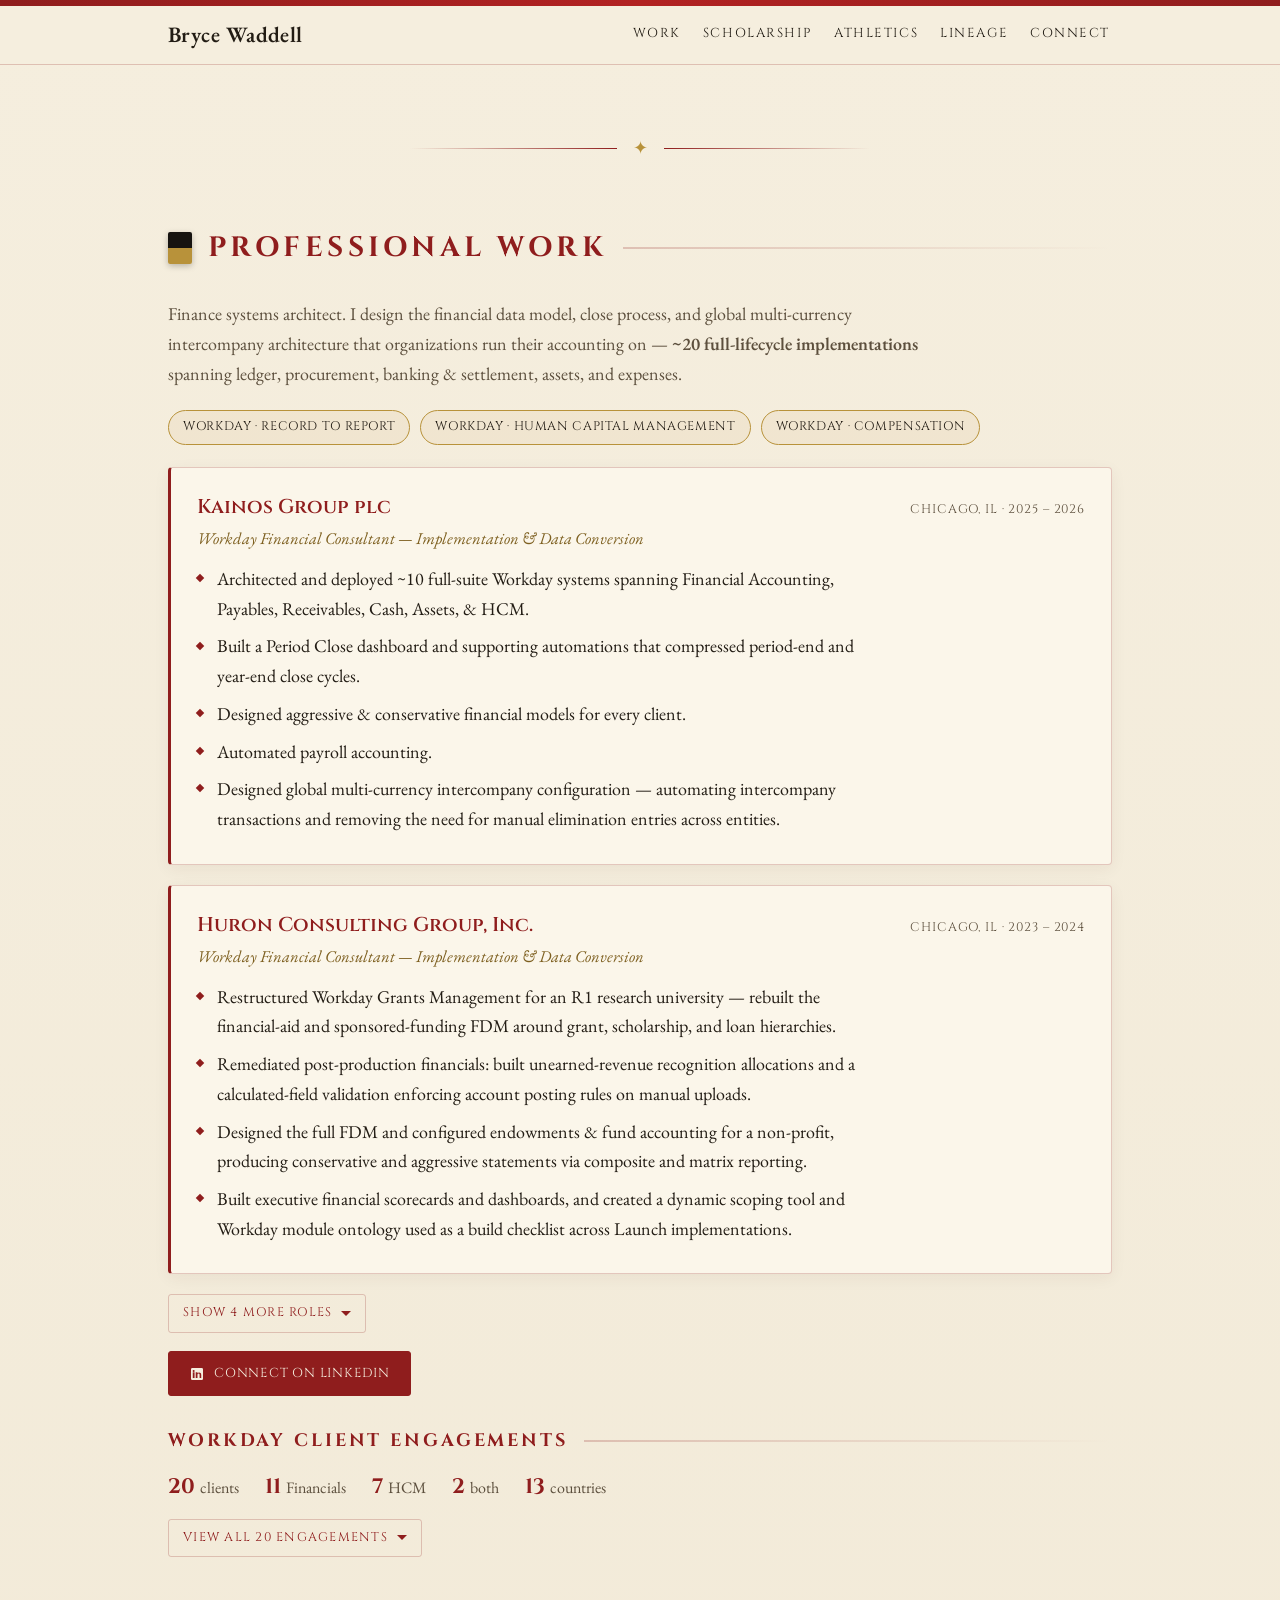
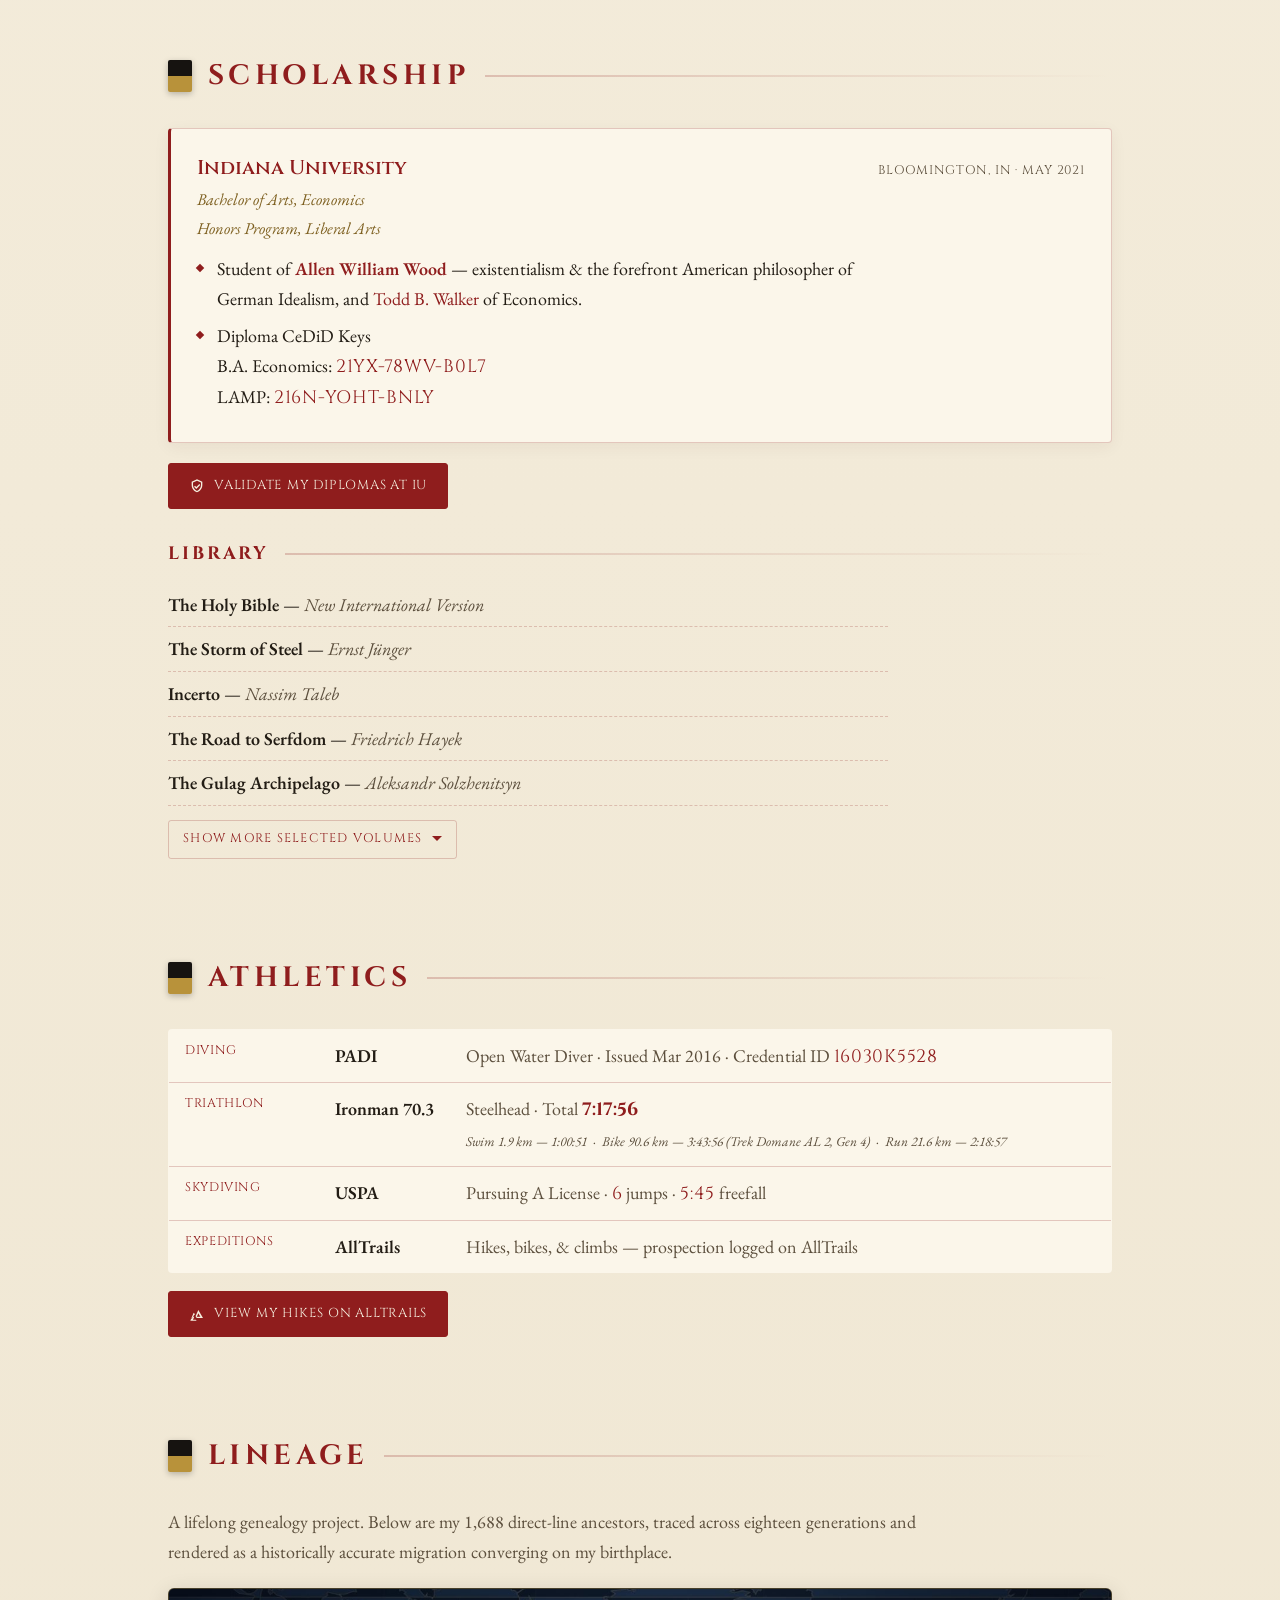
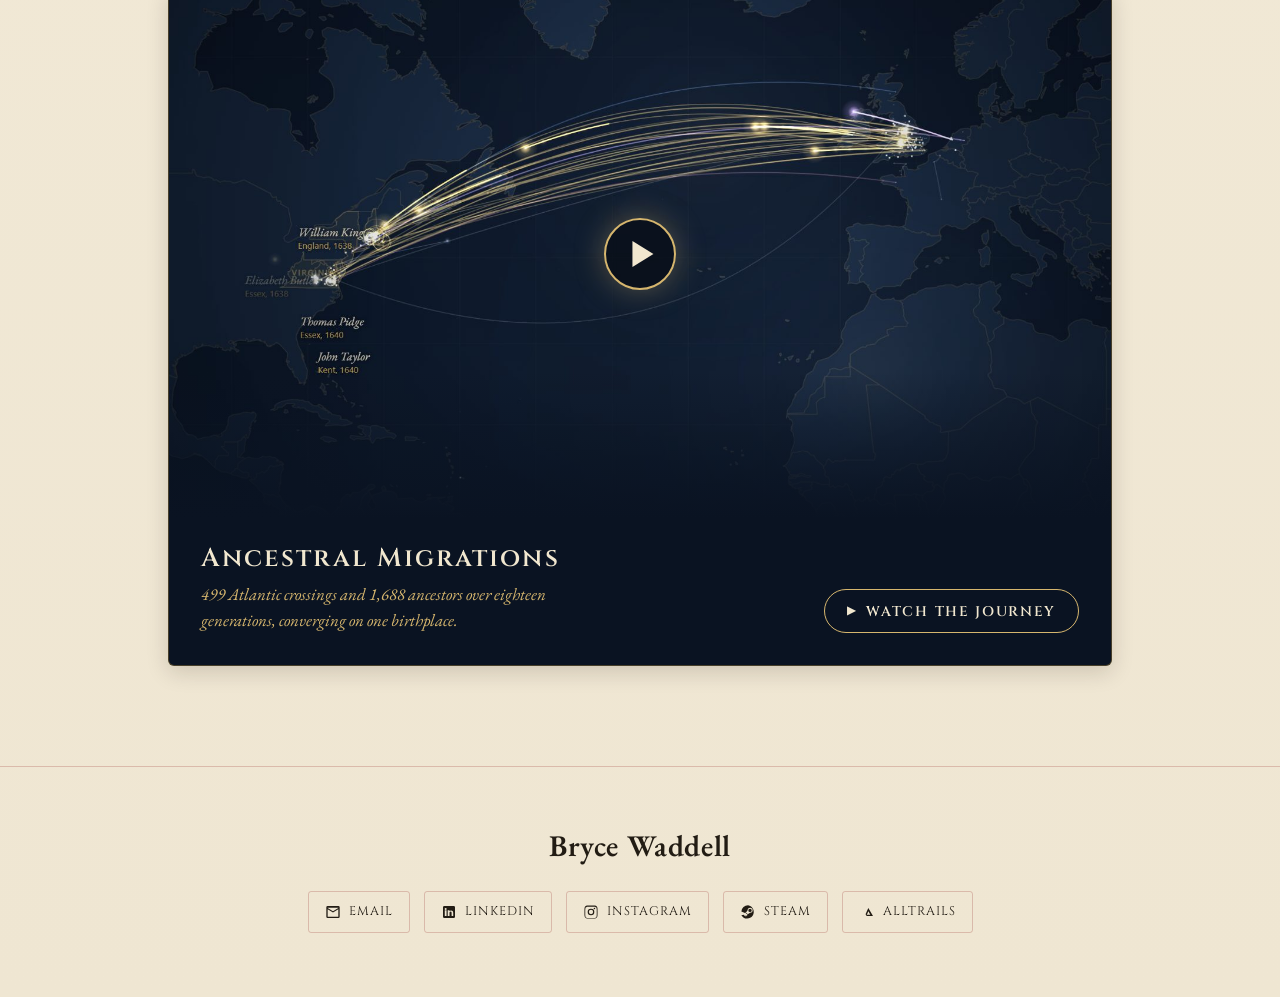
<file: index.html>
<!DOCTYPE html>
<html lang="en">
<head>
<meta charset="UTF-8">
<meta name="viewport" content="width=device-width, initial-scale=1.0">

<!-- Security: Content-Security-Policy.
     Fonts are self-hosted in /fonts, so no third-party origins are allowed at all.
     script-src stays strict (no 'unsafe-inline'): the one inline script is
     authorized by its sha256 hash below. If that script is EDITED, the hash
     must be regenerated or the script will be blocked. -->
<meta http-equiv="Content-Security-Policy"
  content="default-src 'self';
           script-src 'self' 'sha256-jiH5f8banzGt7hQZZzpXDI0fMLTX0QDqK8wJlrOFd0o=';
           style-src 'self' 'unsafe-inline';
           font-src 'self';
           img-src 'self' data:;
           connect-src 'self';
           object-src 'none';
           base-uri 'self';
           form-action 'self';
           upgrade-insecure-requests">
<meta name="referrer" content="strict-origin-when-cross-origin">

<title>Bryce Waddell — Finance Systems Architect</title>
<meta name="description" content="Bryce Waddell — Finance Systems Architect. Professional work, scholarship, athletics, reading, and genealogy.">

<!-- Open Graph / link preview (iMessage, social) -->
<meta property="og:type" content="website">
<meta property="og:site_name" content="Bryce Waddell">
<meta property="og:title" content="Bryce Waddell — Finance Systems Architect">
<meta property="og:description" content="Finance Systems Architect — professional work, scholarship, athletics, reading, and genealogy.">
<meta property="og:url" content="https://brycewaddell.com/">
<meta property="og:image" content="https://brycewaddell.com/images/og-eagle.png">
<meta property="og:image:secure_url" content="https://brycewaddell.com/images/og-eagle.png">
<meta property="og:image:type" content="image/png">
<meta property="og:image:width" content="1200">
<meta property="og:image:height" content="630">
<meta property="og:image:alt" content="Imperial German eagle bearing the arms of Alsace-Lorraine">
<meta name="twitter:card" content="summary_large_image">
<meta name="twitter:title" content="Bryce Waddell — Finance Systems Architect">
<meta name="twitter:description" content="Finance Systems Architect — professional work, scholarship, athletics, reading, and genealogy.">
<meta name="twitter:image" content="https://brycewaddell.com/images/og-eagle.png">

<!-- Favicon (Imperial German eagle — Alsace-Lorraine arms) -->
<link rel="icon" href="images/favicon.ico" sizes="any">
<link rel="icon" type="image/png" sizes="32x32" href="images/favicon-32.png">
<link rel="icon" type="image/png" sizes="192x192" href="images/favicon-192.png">
<link rel="apple-touch-icon" sizes="180x180" href="images/apple-touch-icon.png">
<link rel="manifest" href="site.webmanifest">
<meta name="theme-color" content="#8f1d1d">

<style>
/* ---- Self-hosted fonts (no third-party requests; works offline) ---- */
@font-face{font-family:'Cinzel';font-style:normal;font-weight:400;font-display:swap;src:url('fonts/cinzel-400-latin-ext.woff2') format('woff2');unicode-range:U+0100-02BA, U+02BD-02C5, U+02C7-02CC, U+02CE-02D7, U+02DD-02FF, U+0304, U+0308, U+0329, U+1D00-1DBF, U+1E00-1E9F, U+1EF2-1EFF, U+2020, U+20A0-20AB, U+20AD-20C0, U+2113, U+2C60-2C7F, U+A720-A7FF}
@font-face{font-family:'Cinzel';font-style:normal;font-weight:400;font-display:swap;src:url('fonts/cinzel-400-latin.woff2') format('woff2');unicode-range:U+0000-00FF, U+0131, U+0152-0153, U+02BB-02BC, U+02C6, U+02DA, U+02DC, U+0304, U+0308, U+0329, U+2000-206F, U+20AC, U+2122, U+2191, U+2193, U+2212, U+2215, U+FEFF, U+FFFD}
@font-face{font-family:'Cinzel';font-style:normal;font-weight:500;font-display:swap;src:url('fonts/cinzel-500-latin-ext.woff2') format('woff2');unicode-range:U+0100-02BA, U+02BD-02C5, U+02C7-02CC, U+02CE-02D7, U+02DD-02FF, U+0304, U+0308, U+0329, U+1D00-1DBF, U+1E00-1E9F, U+1EF2-1EFF, U+2020, U+20A0-20AB, U+20AD-20C0, U+2113, U+2C60-2C7F, U+A720-A7FF}
@font-face{font-family:'Cinzel';font-style:normal;font-weight:500;font-display:swap;src:url('fonts/cinzel-500-latin.woff2') format('woff2');unicode-range:U+0000-00FF, U+0131, U+0152-0153, U+02BB-02BC, U+02C6, U+02DA, U+02DC, U+0304, U+0308, U+0329, U+2000-206F, U+20AC, U+2122, U+2191, U+2193, U+2212, U+2215, U+FEFF, U+FFFD}
@font-face{font-family:'Cinzel';font-style:normal;font-weight:600;font-display:swap;src:url('fonts/cinzel-600-latin-ext.woff2') format('woff2');unicode-range:U+0100-02BA, U+02BD-02C5, U+02C7-02CC, U+02CE-02D7, U+02DD-02FF, U+0304, U+0308, U+0329, U+1D00-1DBF, U+1E00-1E9F, U+1EF2-1EFF, U+2020, U+20A0-20AB, U+20AD-20C0, U+2113, U+2C60-2C7F, U+A720-A7FF}
@font-face{font-family:'Cinzel';font-style:normal;font-weight:600;font-display:swap;src:url('fonts/cinzel-600-latin.woff2') format('woff2');unicode-range:U+0000-00FF, U+0131, U+0152-0153, U+02BB-02BC, U+02C6, U+02DA, U+02DC, U+0304, U+0308, U+0329, U+2000-206F, U+20AC, U+2122, U+2191, U+2193, U+2212, U+2215, U+FEFF, U+FFFD}
@font-face{font-family:'Cinzel';font-style:normal;font-weight:700;font-display:swap;src:url('fonts/cinzel-700-latin-ext.woff2') format('woff2');unicode-range:U+0100-02BA, U+02BD-02C5, U+02C7-02CC, U+02CE-02D7, U+02DD-02FF, U+0304, U+0308, U+0329, U+1D00-1DBF, U+1E00-1E9F, U+1EF2-1EFF, U+2020, U+20A0-20AB, U+20AD-20C0, U+2113, U+2C60-2C7F, U+A720-A7FF}
@font-face{font-family:'Cinzel';font-style:normal;font-weight:700;font-display:swap;src:url('fonts/cinzel-700-latin.woff2') format('woff2');unicode-range:U+0000-00FF, U+0131, U+0152-0153, U+02BB-02BC, U+02C6, U+02DA, U+02DC, U+0304, U+0308, U+0329, U+2000-206F, U+20AC, U+2122, U+2191, U+2193, U+2212, U+2215, U+FEFF, U+FFFD}
@font-face{font-family:'EB Garamond';font-style:italic;font-weight:400;font-display:swap;src:url('fonts/ebgaramond-400i-latin-ext.woff2') format('woff2');unicode-range:U+0100-02BA, U+02BD-02C5, U+02C7-02CC, U+02CE-02D7, U+02DD-02FF, U+0304, U+0308, U+0329, U+1D00-1DBF, U+1E00-1E9F, U+1EF2-1EFF, U+2020, U+20A0-20AB, U+20AD-20C0, U+2113, U+2C60-2C7F, U+A720-A7FF}
@font-face{font-family:'EB Garamond';font-style:italic;font-weight:400;font-display:swap;src:url('fonts/ebgaramond-400i-latin.woff2') format('woff2');unicode-range:U+0000-00FF, U+0131, U+0152-0153, U+02BB-02BC, U+02C6, U+02DA, U+02DC, U+0304, U+0308, U+0329, U+2000-206F, U+20AC, U+2122, U+2191, U+2193, U+2212, U+2215, U+FEFF, U+FFFD}
@font-face{font-family:'EB Garamond';font-style:normal;font-weight:400;font-display:swap;src:url('fonts/ebgaramond-400-latin-ext.woff2') format('woff2');unicode-range:U+0100-02BA, U+02BD-02C5, U+02C7-02CC, U+02CE-02D7, U+02DD-02FF, U+0304, U+0308, U+0329, U+1D00-1DBF, U+1E00-1E9F, U+1EF2-1EFF, U+2020, U+20A0-20AB, U+20AD-20C0, U+2113, U+2C60-2C7F, U+A720-A7FF}
@font-face{font-family:'EB Garamond';font-style:normal;font-weight:400;font-display:swap;src:url('fonts/ebgaramond-400-latin.woff2') format('woff2');unicode-range:U+0000-00FF, U+0131, U+0152-0153, U+02BB-02BC, U+02C6, U+02DA, U+02DC, U+0304, U+0308, U+0329, U+2000-206F, U+20AC, U+2122, U+2191, U+2193, U+2212, U+2215, U+FEFF, U+FFFD}
@font-face{font-family:'EB Garamond';font-style:normal;font-weight:500;font-display:swap;src:url('fonts/ebgaramond-500-latin-ext.woff2') format('woff2');unicode-range:U+0100-02BA, U+02BD-02C5, U+02C7-02CC, U+02CE-02D7, U+02DD-02FF, U+0304, U+0308, U+0329, U+1D00-1DBF, U+1E00-1E9F, U+1EF2-1EFF, U+2020, U+20A0-20AB, U+20AD-20C0, U+2113, U+2C60-2C7F, U+A720-A7FF}
@font-face{font-family:'EB Garamond';font-style:normal;font-weight:500;font-display:swap;src:url('fonts/ebgaramond-500-latin.woff2') format('woff2');unicode-range:U+0000-00FF, U+0131, U+0152-0153, U+02BB-02BC, U+02C6, U+02DA, U+02DC, U+0304, U+0308, U+0329, U+2000-206F, U+20AC, U+2122, U+2191, U+2193, U+2212, U+2215, U+FEFF, U+FFFD}
@font-face{font-family:'EB Garamond';font-style:normal;font-weight:600;font-display:swap;src:url('fonts/ebgaramond-600-latin-ext.woff2') format('woff2');unicode-range:U+0100-02BA, U+02BD-02C5, U+02C7-02CC, U+02CE-02D7, U+02DD-02FF, U+0304, U+0308, U+0329, U+1D00-1DBF, U+1E00-1E9F, U+1EF2-1EFF, U+2020, U+20A0-20AB, U+20AD-20C0, U+2113, U+2C60-2C7F, U+A720-A7FF}
@font-face{font-family:'EB Garamond';font-style:normal;font-weight:600;font-display:swap;src:url('fonts/ebgaramond-600-latin.woff2') format('woff2');unicode-range:U+0000-00FF, U+0131, U+0152-0153, U+02BB-02BC, U+02C6, U+02DA, U+02DC, U+0304, U+0308, U+0329, U+2000-206F, U+20AC, U+2122, U+2191, U+2193, U+2212, U+2215, U+FEFF, U+FFFD}

  :root{
    /* PRIMARY schema — Military / War Banner (white & red) */
    --parchment:#f5eede;
    --parchment-2:#efe6d2;
    --panel:#fbf6ea;
    --war-red:#8f1d1d;
    --war-red-bright:#b22222;
    --ink:#221c14;
    --ink-soft:#5c4f3d;
    /* SECONDARY schema — Imperial Banner (black & gold) */
    --imperial-black:#161310;
    --gold:#b8923a;
    --gold-dim:#7d5f1f;
    --rule:rgba(143,29,29,.22);
  }
  *{box-sizing:border-box;margin:0;padding:0}
  html{scroll-behavior:smooth;-webkit-text-size-adjust:100%;text-size-adjust:100%}
  body{
    font-family:'EB Garamond',Georgia,serif;
    background:
      radial-gradient(1100px 520px at 50% -8%, rgba(143,29,29,.07), transparent 60%),
      linear-gradient(180deg, var(--parchment) 0%, var(--parchment-2) 100%);
    color:var(--ink);line-height:1.65;font-size:18px;-webkit-font-smoothing:antialiased;min-height:100vh;
  }
  a{color:var(--war-red);text-decoration:none;transition:color .2s}
  a:hover{color:var(--imperial-black)}
  .scholar-link{color:var(--war-red);text-decoration:none}
  .scholar-link:hover{color:var(--war-red);text-decoration:underline;text-underline-offset:3px}
  .wrap{max-width:1000px;margin:0 auto;padding:0 28px}
  .top-band{height:6px;background:linear-gradient(90deg,var(--war-red),var(--war-red-bright),var(--war-red))}

  /* ---- Nav ---- */
  nav{position:sticky;top:0;z-index:20;background:rgba(245,238,222,.92);backdrop-filter:blur(6px);
      border-bottom:1px solid var(--rule)}
  nav .inner{max-width:1000px;margin:0 auto;display:flex;flex-wrap:wrap;align-items:center;gap:4px 18px;padding:11px 28px}
  nav a.brand{text-transform:none;padding:0;border:0}
  nav a.brand:hover{color:var(--war-red);border:0}
  nav .brand{font-family:'EB Garamond',Georgia,serif;font-weight:600;font-size:22px;letter-spacing:.02em;color:var(--ink);margin-right:auto}
  nav a{font-family:'Cinzel',serif;font-size:13px;letter-spacing:.12em;text-transform:uppercase;color:var(--ink);
        padding:4px 2px;border-bottom:2px solid transparent}
  nav a:hover{color:var(--war-red);border-bottom-color:var(--gold)}
  .nav-links{display:flex;flex-wrap:wrap;align-items:center;gap:4px 18px}
  .nav-toggle{display:none;background:none;border:1px solid var(--rule);border-radius:3px;padding:9px 10px;cursor:pointer}
  .nav-toggle span{display:block;width:20px;height:2px;background:var(--war-red);margin:4px 0;transition:transform .2s,opacity .2s}
  nav.open .nav-toggle span:nth-child(1){transform:translateY(6px) rotate(45deg)}
  nav.open .nav-toggle span:nth-child(2){opacity:0}
  nav.open .nav-toggle span:nth-child(3){transform:translateY(-6px) rotate(-45deg)}

  /* ---- Hero ---- */
  header.hero{text-align:center;padding:40px 28px 14px}
  .crest-divider{display:flex;align-items:center;justify-content:center;gap:16px;margin:28px auto 0;max-width:460px}
  .crest-divider .line{height:1px;flex:1;background:linear-gradient(90deg,transparent,var(--war-red))}
  .crest-divider .line.r{background:linear-gradient(90deg,var(--war-red),transparent)}
  .crest-divider .pip{color:var(--gold);font-size:18px}

  /* ---- Sections ---- */
  section{padding:48px 0;scroll-margin-top:64px}
  .section-head{display:flex;align-items:center;gap:16px;margin-bottom:28px}
  .section-head h2{font-family:'Cinzel',serif;font-weight:700;text-transform:uppercase;letter-spacing:.16em;
                   font-size:clamp(20px,3vw,28px);color:var(--war-red);white-space:nowrap}
  /* secondary (imperial) marker: black-over-gold banner */
  .section-head .banner{width:24px;height:32px;flex:none;border-radius:2px;
    background:linear-gradient(180deg,var(--imperial-black) 0 50%,var(--gold) 50% 100%);
    box-shadow:0 2px 6px rgba(0,0,0,.25)}
  .section-head .rule{height:2px;flex:1;background:linear-gradient(90deg,var(--rule),transparent)}
  .section-intro{color:var(--ink-soft);max-width:780px;margin-bottom:22px;font-size:18px}

  /* ---- Cards ---- */
  .card{background:var(--panel);border:1px solid var(--rule);border-left:3px solid var(--war-red);border-radius:4px;
        padding:22px 26px;margin-bottom:20px;box-shadow:0 4px 16px rgba(60,30,20,.06)}
  .card .role-row{display:flex;flex-wrap:wrap;justify-content:space-between;align-items:baseline;gap:6px}
  .card h3{font-family:'Cinzel',serif;font-size:20px;color:var(--war-red);font-weight:600}
  .card .org-when{font-family:'Cinzel',serif;font-size:12.5px;letter-spacing:.07em;color:var(--ink-soft);text-transform:uppercase}
  .nw{white-space:nowrap}
  .card .subrole{color:var(--gold-dim);font-style:italic;margin:2px 0 12px;font-size:16.5px}
  .card ul{list-style:none;margin:0}
  .card li{position:relative;padding-left:20px;margin-bottom:8px}
  .card li::before{content:"";position:absolute;left:0;top:.62em;width:6px;height:6px;background:var(--war-red);transform:rotate(45deg)}
  /* build photos (Work) — 2fr/3fr keeps the portrait + landscape shots the same height */
  .card .builds{display:grid;grid-template-columns:2fr 3fr;gap:14px;margin:16px 0 0}
  .card .builds figure{margin:0}
  .card .builds img{display:block;width:100%;height:auto;border:1px solid var(--rule);border-radius:3px}
  .card .builds figcaption{color:var(--ink-soft);font-style:italic;font-size:15px;margin-top:6px;line-height:1.35}
  @media(max-width:760px){.card .builds{grid-template-columns:1fr}}

  /* buttons */
  .btn-row{display:flex;flex-wrap:wrap;gap:12px;margin-top:6px}
  .btn{display:inline-flex;align-items:center;gap:9px;font-family:'Cinzel',serif;font-size:13px;letter-spacing:.06em;
       text-transform:uppercase;color:var(--parchment);background:var(--war-red);padding:11px 20px;border-radius:3px;
       border:1px solid var(--war-red);transition:all .2s}
  .btn:hover{background:var(--imperial-black);border-color:var(--gold);color:var(--gold)}
  .btn.ghost{background:transparent;color:var(--war-red)}
  .btn.ghost:hover{background:var(--war-red);color:var(--parchment);border-color:var(--war-red)}
  .btn svg{width:16px;height:16px;fill:currentColor}

  /* pills */
  .pill-row{display:flex;flex-wrap:wrap;gap:10px;margin-top:14px}
  .pill{font-family:'Cinzel',serif;font-size:12.5px;letter-spacing:.05em;text-transform:uppercase;color:var(--ink);
        border:1px solid var(--gold);border-radius:999px;padding:6px 14px;background:rgba(184,146,58,.08)}

  /* clients grid */
  .clients{display:grid;grid-template-columns:repeat(auto-fill,minmax(220px,1fr));gap:13px}
  .client{border:1px solid var(--rule);border-top:2px solid var(--war-red);border-radius:3px;padding:13px 15px;background:var(--panel)}
  .client .name{font-family:'Cinzel',serif;color:var(--war-red);font-size:14.5px;font-weight:600}
  .client .meta{font-size:14px;color:var(--ink-soft);margin-top:4px}
  .client .meta b{color:var(--ink);font-weight:600}

  /* reading */
  .reading{display:grid;grid-template-columns:1.1fr 1fr;gap:22px;align-items:start}
  details.fold summary{list-style:none;cursor:pointer;display:inline-block;margin-top:14px;font-family:'Cinzel',serif;
        font-size:12.5px;letter-spacing:.1em;text-transform:uppercase;color:var(--war-red);
        border:1px solid var(--rule);border-radius:3px;padding:8px 14px}
  details.fold summary::-webkit-details-marker{display:none}
  details.fold summary:hover{border-color:var(--gold)}
  details.fold summary::after{content:"";display:inline-block;margin-left:9px;vertical-align:middle;border:5px solid transparent;border-top-color:currentColor;border-bottom-width:0}
  details.fold[open] summary::after{border-top-color:transparent;border-top-width:0;border-bottom:5px solid currentColor}
  details.fold .less{display:none}
  details.fold[open] .more{display:none}
  details.fold[open] .less{display:inline}
  details.fold ul{margin-bottom:2px}
  details.fold[open]>summary{margin-bottom:16px}
  details.fold.roles>summary{margin-top:0}
  .digest{display:flex;flex-wrap:wrap;gap:8px 26px;align-items:baseline;color:var(--ink-soft);font-size:16px}
  .digest b{font-family:'Cinzel',serif;font-size:21px;font-weight:700;color:var(--war-red);margin-right:5px}
  .shelf h4{font-family:'Cinzel',serif;font-size:13px;letter-spacing:.1em;text-transform:uppercase;color:var(--ink-soft);margin-bottom:12px}
  .library{max-width:720px}
  .shelf ul{list-style:none}
  .shelf li{padding:7px 0;border-bottom:1px dashed var(--rule)}
  .shelf li .t{font-weight:600;color:var(--ink)}
  .shelf li .a{color:var(--ink-soft);font-style:italic}

  /* fan chart */
  .fanwrap{background:var(--panel);border:1px solid var(--rule);border-radius:6px;padding:14px;box-shadow:0 4px 16px rgba(60,30,20,.06)}
  .fanchart{display:block;width:100%;height:auto;max-width:720px;margin:0 auto}
  .fanchart .seg{cursor:pointer;transition:opacity .15s}
  @media(hover:hover){.fanchart .seg:hover{opacity:.78}}
  .fan-hint{display:none}
  .fan-tip{position:fixed;z-index:60;display:none;pointer-events:none;max-width:280px;
           background:var(--imperial-black);color:var(--parchment);border:1px solid var(--gold);
           border-radius:4px;padding:12px 15px;box-shadow:0 8px 26px rgba(0,0,0,.4);font-size:14.5px;line-height:1.5}
  .fan-tip .tn{font-family:'Cinzel',serif;font-size:15px;color:var(--gold);letter-spacing:.03em}
  .fan-tip .ty{font-style:italic;opacity:.75;font-size:13px}
  .fan-tip .tl{margin-top:7px}
  .fan-tip .tl b{font-family:'Cinzel',serif;font-size:10.5px;letter-spacing:.16em;text-transform:uppercase;
                 color:var(--gold);display:block;margin-bottom:1px;font-weight:600}
  .fan-legend{display:flex;flex-wrap:wrap;justify-content:center;gap:8px 22px;margin-top:14px}
  .fan-legend .lg{display:inline-flex;align-items:center;gap:8px;font-family:'Cinzel',serif;font-size:13px;letter-spacing:.04em;color:var(--ink)}
  .fan-legend .lg i{width:15px;height:15px;border-radius:3px;display:inline-block;border:1px solid rgba(36,31,24,.45)}
  .fan-legend .lg em{font-style:normal;color:var(--ink-soft);font-size:12px}
  /* ---- Ancestral Migrations poster card: the image above, a caption panel below it.
     Text never sits on the image, so nothing crowds the poster's own labels or the card's edge. */
  .mig-teaser{display:block;margin:0 0 28px;border-radius:6px;overflow:hidden;background:#0A1322;color:#f1e7cf;
    border:1px solid rgba(184,146,58,.35);box-shadow:0 6px 22px rgba(30,18,10,.16);transition:box-shadow .3s ease,transform .3s ease}
  .mig-teaser:hover{color:#f1e7cf;box-shadow:0 10px 30px rgba(30,18,10,.24);transform:translateY(-2px)}
  .mig-teaser:focus-visible{outline:2px solid var(--war-red);outline-offset:4px}
  .mig-teaser-media{position:relative;display:block;overflow:hidden}
  .mig-teaser-media img{display:block;width:100%;height:auto;transition:transform .8s ease}
  .mig-teaser:hover .mig-teaser-media img{transform:scale(1.02)}
  /* a soft fade where the image meets the caption panel */
  .mig-teaser-media::after{content:"";position:absolute;left:0;right:0;bottom:0;height:28%;background:linear-gradient(transparent,#0A1322);pointer-events:none}
  .mig-teaser-play{position:absolute;left:50%;top:50%;z-index:1;width:72px;height:72px;transform:translate(-50%,-50%);border-radius:50%;
    border:2px solid #d6b66e;background:rgba(5,9,16,.6);box-shadow:0 0 30px rgba(214,182,110,.35);transition:transform .3s ease,background .3s ease}
  .mig-teaser-play::after{content:"";position:absolute;left:50%;top:50%;transform:translate(-36%,-50%);
    border-style:solid;border-width:13px 0 13px 21px;border-color:transparent transparent transparent #f1e7cf}
  .mig-teaser:hover .mig-teaser-play,.mig-teaser:focus-visible .mig-teaser-play{transform:translate(-50%,-50%) scale(1.08);background:rgba(143,29,29,.85)}
  .mig-teaser-cap{display:flex;align-items:flex-end;justify-content:space-between;gap:24px 40px;padding:24px 32px 32px}
  .mig-teaser-text{display:block;min-width:0}
  .mig-teaser-cap b{display:block;font-family:'Cinzel',serif;font-weight:600;font-size:clamp(20px,2.4vw,26px);line-height:1.2;letter-spacing:.08em;color:#f1e7cf}
  .mig-teaser-sub{display:block;margin-top:8px;max-width:46ch;font-style:italic;font-size:17px;line-height:1.5;color:#d6b66e}
  .mig-teaser-cta{flex:none;display:inline-flex;align-items:center;justify-content:center;gap:10px;min-height:44px;padding:0 22px;
    border:1px solid #d6b66e;border-radius:999px;font-family:'Cinzel',serif;font-size:14px;font-weight:600;letter-spacing:.12em;
    text-transform:uppercase;white-space:nowrap;color:#f1e7cf;transition:background .3s ease,color .3s ease}
  .mig-teaser-cta i{font-style:normal;font-size:11px}
  .mig-teaser:hover .mig-teaser-cta,.mig-teaser:focus-visible .mig-teaser-cta{background:#d6b66e;color:#0A1322}
  @media(max-width:760px){
    .mig-teaser-cap{flex-direction:column;align-items:stretch;gap:20px;padding:20px 20px 24px}
    .mig-teaser-sub{font-size:16px}
    .mig-teaser-cta{width:100%}
    .mig-teaser-play{width:60px;height:60px}
    .mig-teaser-play::after{border-width:11px 0 11px 18px}
  }
  @media(hover:none){.mig-teaser:hover{transform:none}}
  .fan-cap{text-align:center;color:var(--ink-soft);font-style:italic;font-size:15px;margin-top:10px}

  /* rig table */
  .rig{width:100%;border-collapse:collapse;background:var(--panel);border:1px solid var(--rule);border-radius:4px;overflow:hidden}
  .rig td{padding:11px 16px;border-bottom:1px solid var(--rule);vertical-align:top}
  .rig tr:last-child td{border-bottom:none}
  .rig .cat{font-family:'Cinzel',serif;font-size:12.5px;letter-spacing:.05em;text-transform:uppercase;color:var(--war-red);width:150px;white-space:nowrap}
  .rig .mk{font-weight:600;color:var(--ink);width:130px}
  .rig .md{color:var(--ink-soft)}
  .rig tr:hover td{background:rgba(184,146,58,.06)}

  /* footer / connect */
  footer{text-align:center;padding:54px 28px 64px;border-top:1px solid var(--rule);margin-top:24px}
  footer .wm{font-family:'EB Garamond',Georgia,serif;font-weight:600;letter-spacing:.02em;color:var(--ink);font-size:30px}
  .social{display:flex;flex-wrap:wrap;justify-content:center;gap:14px;margin-top:20px}
  .social a{display:inline-flex;align-items:center;gap:8px;font-family:'Cinzel',serif;font-size:12.5px;letter-spacing:.08em;
            text-transform:uppercase;color:var(--ink);border:1px solid var(--rule);padding:10px 16px;border-radius:3px}
  .social a:hover{color:var(--war-red);border-color:var(--gold)}
  .social svg{width:16px;height:16px;fill:currentColor}
  footer .small{color:var(--ink-soft);font-size:14px;margin-top:24px;font-style:italic}

  @media(max-width:760px){
    body{font-size:17px}
    .wrap{padding:0 18px}
    nav .inner{padding:8px 18px}
    section{padding:36px 0}
    header.hero{padding:26px 18px 6px}
    .section-head{margin-bottom:20px}
    .reading{grid-template-columns:1fr}
    .section-head .banner{display:none}
    .section-head h2{white-space:normal;letter-spacing:.1em}

    /* nav: comfortable tap targets */
    nav .brand{font-size:21px}
    .nav-toggle{display:flex;flex-direction:column;justify-content:center;align-items:center;width:44px;height:44px;padding:0}
    .nav-links{display:none;flex-basis:100%;flex-direction:column;align-items:flex-start;gap:0;padding:4px 0}
    nav.open .nav-links{display:flex}
    .nav-links a{display:block;width:100%;padding:14px 2px;border-bottom:1px solid var(--rule);font-size:14px}
    .nav-links a:last-child{border-bottom:none}

    /* cards + buttons */
    .card{padding:18px 18px;margin-bottom:16px}
    .card h3{font-size:19px}
    .card .role-row{flex-direction:column;gap:2px}
    .card li{margin-bottom:9px}
    .btn-row .btn{width:100%;justify-content:center;min-height:48px}
    details.fold summary{display:block;text-align:center;padding:14px 14px}
    .digest{gap:6px 20px;font-size:15px}
    .digest b{font-size:19px}
    .scholar-link{padding:8px 0}

    /* client engagements: two compact columns instead of one long one */
    .clients{grid-template-columns:1fr 1fr;gap:10px}
    .client{padding:11px 12px}
    .client .name{font-size:13px;line-height:1.3}
    .client .meta{font-size:13px;line-height:1.4}

    /* spec tables: label + maker on one line, detail beneath */
    .rig,.rig tbody{display:block}
    .rig tr{display:grid;grid-template-columns:auto 1fr;column-gap:10px;align-items:baseline;padding:11px 14px;border-bottom:1px solid var(--rule)}
    .rig tr:last-child{border-bottom:none}
    .rig td{padding:0;border:0}
    .rig .cat{width:auto;white-space:nowrap}
    .rig .mk{width:auto;text-align:right}
    .rig .md{grid-column:1 / -1;margin-top:3px;font-size:16px}

    /* fan chart: render at a legible size and pan sideways */
    .fanwrap{padding:12px 0 14px}
    .fan-hint{display:block;text-align:center;font-family:'Cinzel',serif;font-size:11.5px;letter-spacing:.12em;text-transform:uppercase;color:var(--ink-soft);margin:0 12px 8px}
    .fan-scroll{overflow-x:auto;-webkit-overflow-scrolling:touch;overscroll-behavior-x:contain;padding:0 12px}
    .fanchart{width:780px;max-width:none}
    .fan-legend,.fan-cap{padding-left:14px;padding-right:14px}
    .fan-tip{max-width:240px;font-size:14px}

    /* footer */
    footer{padding:40px 18px 48px}
    .social{gap:10px}
    .social a{flex:1 1 calc(50% - 10px);justify-content:center;min-height:46px}
  }
  /* ---- Craft: keyboard focus, reading measure, balanced headings, reduced motion, tap targets ---- */
  .skip{position:absolute;left:16px;top:-56px;z-index:100;background:var(--imperial-black);color:var(--parchment);
        padding:12px 18px;border-radius:3px;font-family:'Cinzel',serif;font-size:13px;letter-spacing:.08em;text-transform:uppercase;transition:top .2s}
  .skip:focus{top:12px;color:var(--gold)}
  .sr-only{position:absolute;width:1px;height:1px;padding:0;margin:-1px;overflow:hidden;clip:rect(0,0,0,0);white-space:nowrap;border:0}
  :focus-visible{outline:2px solid var(--war-red);outline-offset:3px;border-radius:2px}
  main:focus{outline:none}
  ::selection{background:rgba(184,146,58,.32);color:var(--ink)}
  h1,h2,h3,h4,.card .subrole{text-wrap:balance}
  p,li,.section-intro{text-wrap:pretty}
  .card ul,.card p{max-width:76ch}
  .rig .mk{white-space:nowrap}
  @media(prefers-reduced-motion:reduce){
    html{scroll-behavior:auto}
    *,*::before,*::after{transition-duration:.01ms !important;animation-duration:.01ms !important}
  }
  @media(max-width:760px){
    .card li>a.scholar-link:only-child{display:inline-flex;align-items:center;min-height:44px;padding:0}
  }
</style>
</head>
<body>
<a class="skip" href="#main">Skip to content</a>
<div class="top-band" id="top"></div>

<nav><div class="inner">
  <a class="brand" href="#top">Bryce Waddell</a>
  <button class="nav-toggle" aria-label="Open menu" aria-expanded="false">
    <span></span><span></span><span></span>
  </button>
  <div class="nav-links">
    <a href="#work">Work</a>
    <a href="#scholarship">Scholarship</a>
    <a href="#athletics">Athletics</a>
    <a href="#lineage">Lineage</a>
    <a href="#connect">Connect</a>
  </div>
</div></nav>

<header class="hero">
  <h1 class="sr-only">Bryce Waddell &mdash; Finance Systems Architect</h1>
  <div class="crest-divider"><span class="line"></span><span class="pip">&#10022;</span><span class="line r"></span></div>
</header>

<main class="wrap" id="main" tabindex="-1">

  <!-- PROFESSIONAL WORK -->
  <section id="work">
    <div class="section-head"><span class="banner"></span><h2>Professional Work</h2><span class="rule"></span></div>
    <p class="section-intro">Finance systems architect. I design the financial data model, close process, and global multi-currency intercompany architecture that organizations run their accounting on &mdash; <b>~20 full-lifecycle implementations</b> spanning ledger, procurement, banking &amp; settlement, assets, and expenses.</p>
    <div class="pill-row" style="margin-bottom:22px">
      <span class="pill">Workday &middot; Record to Report</span>
      <span class="pill">Workday &middot; Human Capital Management</span>
      <span class="pill">Workday &middot; Compensation</span>
    </div>

    <div class="card">
      <div class="role-row"><h3>Kainos Group plc</h3><span class="org-when">Chicago, IL &middot; 2025 &ndash; 2026</span></div>
      <div class="subrole">Workday Financial Consultant &mdash; Implementation &amp; Data Conversion</div>
      <ul>
        <li>Architected and deployed ~10 full-suite Workday systems spanning Financial Accounting, Payables, Receivables, Cash, Assets, &amp; HCM.</li>
        <li>Built a Period Close dashboard and supporting automations that compressed period-end and year-end close cycles.</li>
        <li>Designed aggressive &amp; conservative financial models for every client.</li>
        <li>Automated payroll accounting.</li>
        <li>Designed global multi-currency intercompany configuration &mdash; automating intercompany transactions and removing the need for manual elimination entries across entities.</li>
      </ul>
    </div>

    <div class="card">
      <div class="role-row"><h3>Huron Consulting Group, Inc.</h3><span class="org-when">Chicago, IL &middot; 2023 &ndash; 2024</span></div>
      <div class="subrole">Workday Financial Consultant &mdash; Implementation &amp; Data Conversion</div>
      <ul>
        <li>Restructured Workday Grants Management for an R1 research university &mdash; rebuilt the financial-aid and sponsored-funding FDM around grant, scholarship, and loan hierarchies.</li>
        <li>Remediated post-production financials: built unearned-revenue recognition allocations and a calculated-field validation enforcing account posting rules on manual uploads.</li>
        <li>Designed the full FDM and configured endowments &amp; fund accounting for a non-profit, producing conservative and aggressive statements via composite and matrix reporting.</li>
        <li>Built executive financial scorecards and dashboards, and created a dynamic scoping tool and Workday module ontology used as a build checklist across Launch implementations.</li>
      </ul>
    </div>

    <details class="fold roles">
      <summary><span class="more">Show 4 more roles</span><span class="less">Hide earlier roles</span></summary>
    <div class="card">
      <div class="role-row"><h3>TopBloc, LLC</h3><span class="org-when">Chicago, IL &middot; 2022 &ndash; 2023</span></div>
      <div class="subrole">Workday Financial Consultant &mdash; Implementation &amp; Data Conversion</div>
      <ul>
        <li>Delivered ~7 full-lifecycle Workday Financials and HCM implementations from design through go-live.</li>
        <li>Deconstructed legacy ledger accounts into FDM dimensions, reconciled opening balances, loaded data via EIBs, and built audit reports validating over <b>$1B</b> in accounting activity.</li>
        <li>Configured core financial business processes &mdash; Accounting Journal, Reversals &amp; Adjustments, Allocations, and Period Close &mdash; with approval routing aligned to client controls.</li>
        <li>Led the solution design of a merger integrating two large healthcare enterprises' financial and HCM data models.</li>
      </ul>
    </div>

    <div class="card">
      <div class="role-row"><h3>Plateplus, Inc. <span style="font-weight:400;font-size:15px">(currently Friedman Industries, Inc.)</span></h3><span class="org-when">East Chicago, IN &middot; 2021 &ndash; 2022</span></div>
      <div class="subrole">Trading and Purchasing Coordinator</div>
      <ul>
        <li>Co-managed the Hot &amp; Cold Rolled Coil Steel futures derivatives trading desk via Chicago Mercantile Exchange.</li>
        <li>Negotiated contracts &amp; Sourced Steel from every mill across the contiguous USA.</li>
      </ul>
    </div>

    <div class="card">
      <div class="role-row"><h3>Indiana University Bloomington</h3><span class="org-when">Wylie Hall &middot; Jan &ndash; Dec 2020</span></div>
      <div class="subrole">Undergraduate Instructor</div>
      <ul>
        <li><b>Intermediate Microeconomic Theory (ECON-E321):</b> Provided in-class assistance for more than 30 students, held weekly office hours, graded examinations, and worked directly alongside Dr. Gustavo Torrens to facilitate course instruction (optimization models, consumer &amp; producer theory, Pigouvian taxation, deadweight-loss scenarios).</li>
        <li><b>Fundamentals of Economics for Business (ECON-B251):</b> Tailored a curriculum and, without oversight, taught 3 classes/week to more than 100 students; worked with Dr. Gerhard Glomm to facilitate the main lecture (moral hazard, comparative advantage, Coase theorem, basic game theory, rational choice theory).</li>
      </ul>
    </div>

    <div class="card">
      <div class="role-row"><h3>Waterfront Structures</h3><span class="org-when">Carpentry</span></div>
      <div class="subrole">Apprentice Carpenter &middot; Indiana &middot; Summer 2018</div>
      <ul>
        <li>Built a covered boat slip and a shoreline boardwalk on an Indiana lake as one of a four-person crew.</li>
        <li>Boardwalk set in angled segments that follow the bank's contour above the riprap.</li>
        <li>Boat slip framed in braced timber under a gable metal roof, with lift cables for the boat.</li>
      </ul>
      <div class="builds">
        <figure>
          <picture>
            <source srcset="images/shoreline-boardwalk-2018.webp" type="image/webp">
            <img src="images/shoreline-boardwalk-2018.jpg" width="1432" height="1600" loading="lazy" decoding="async"
                 alt="New pressure-treated boardwalk curving along a wooded lakeshore above a riprap bank">
          </picture>
          <figcaption>Shoreline boardwalk, segmented to track the bank.</figcaption>
        </figure>
        <figure>
          <picture>
            <source srcset="images/boat-slip-2018.webp" type="image/webp">
            <img src="images/boat-slip-2018.jpg" width="1600" height="1200" loading="lazy" decoding="async"
                 alt="Covered boat slip with timber posts, knee braces and a gable metal roof, during final build-out">
          </picture>
          <figcaption>Covered boat slip during final build-out.</figcaption>
        </figure>
      </div>
    </div>
    </details>

    <div class="btn-row" style="margin-top:18px">
      <a class="btn" href="https://www.linkedin.com/in/bryce-waddell/" target="_blank" rel="noopener">
        <svg viewBox="0 0 24 24"><path d="M19 3a2 2 0 0 1 2 2v14a2 2 0 0 1-2 2H5a2 2 0 0 1-2-2V5a2 2 0 0 1 2-2h14zM8.34 9.5H5.67V18h2.67V9.5zM7 5.88a1.55 1.55 0 1 0 0 3.1 1.55 1.55 0 0 0 0-3.1zM18.34 18v-4.67c0-2.5-1.34-3.67-3.13-3.67a2.7 2.7 0 0 0-2.45 1.35V9.5h-2.67V18h2.67v-4.5c0-1.18.22-2.32 1.68-2.32 1.44 0 1.46 1.35 1.46 2.4V18h2.67z"/></svg>
        Connect on LinkedIn
      </a>
    </div>

    <div style="margin-top:30px">
      <div class="section-head" style="margin-bottom:14px"><h2 style="font-size:18px">Workday Client Engagements</h2><span class="rule"></span></div>
      <div class="digest"><span><b>20</b>clients</span><span><b>11</b>Financials</span><span><b>7</b>HCM</span><span><b>2</b>both</span><span><b>13</b>countries</span></div>
      <details class="fold">
        <summary><span class="more">View all 20 engagements</span><span class="less">Hide engagements</span></summary>
      <div class="clients">
        <div class="client"><div class="name">R1 University</div><div class="meta"><b>Financials</b> &middot; USA<br>Grants Management &amp; financial-aid FDM, unearned-revenue recognition</div></div>
        <div class="client"><div class="name">Non-Profit (NGO)</div><div class="meta"><b>Financials</b> &middot; USA<br>FDM &amp; fund accounting, endowments, financial statements</div></div>
        <div class="client"><div class="name">Statewide Pension Fund</div><div class="meta"><b>Financials</b> &middot; USA<br>Full-system financial conversion &amp; reconciliation</div></div>
        <div class="client"><div class="name">Healthcare</div><div class="meta"><b>HCM &amp; Financials</b> &middot; USA<br>Led the merger of two healthcare enterprises</div></div>
        <div class="client"><div class="name">Hospitality &mdash; SaaS</div><div class="meta"><b>FDM / Accounting / Budgeting &mdash; Lead</b><br>USA, Italy, Spain, Brazil, Ireland, Canada</div></div>
        <div class="client"><div class="name">Entertainment &mdash; Hollywood</div><div class="meta"><b>Financials</b> &middot; USA<br>Full-system conversion &amp; reconciliation</div></div>
        <div class="client"><div class="name">Insurance &mdash; Software</div><div class="meta"><b>Financials</b> &middot; USA<br>Full-system conversion &amp; reconciliation</div></div>
        <div class="client"><div class="name">Trucking &amp; Logistics</div><div class="meta"><b>Financials</b> &middot; USA<br>Full-system conversion &amp; reconciliation</div></div>
        <div class="client"><div class="name">Retirement &amp; Investment Firm</div><div class="meta"><b>Financials</b> &middot; USA<br>Full-system conversion, incl. workers</div></div>
        <div class="client"><div class="name">Immigration Law Firm</div><div class="meta"><b>Financials</b> &middot; USA<br>Full-system conversion, incl. workers</div></div>
        <div class="client"><div class="name">Biotechnology</div><div class="meta"><b>Financials</b> &middot; USA<br>Full-system conversion, incl. workers</div></div>
        <div class="client"><div class="name">Global Financial Group</div><div class="meta"><b>Financials</b> &middot; USA<br>Full-system conversion, incl. workers</div></div>
        <div class="client"><div class="name">AAA Video Game Developer</div><div class="meta"><b>HCM &amp; FINS &mdash; Analysis</b> &middot; USA<br>System analysis &amp; reorganization compendium</div></div>
        <div class="client"><div class="name">ML Advertisement Software</div><div class="meta"><b>HCM Lead &mdash; Core &amp; Comp</b><br>USA, South Korea, Singapore, China</div></div>
        <div class="client"><div class="name">Telemedicine</div><div class="meta"><b>HCM &mdash; Core &amp; Comp</b><br>USA &amp; India</div></div>
        <div class="client"><div class="name">Bio-Pharmaceutical</div><div class="meta"><b>HCM &mdash; Core &amp; Comp</b><br>USA, Mexico, Switzerland</div></div>
        <div class="client"><div class="name">Fintech &mdash; Cryptocurrency</div><div class="meta"><b>HCM &mdash; Core &amp; Comp</b><br>USA, UK, Singapore</div></div>
        <div class="client"><div class="name">Insurance Provider</div><div class="meta"><b>HCM &mdash; Core &amp; Comp</b><br>USA, UK, Singapore</div></div>
        <div class="client"><div class="name">Mining &amp; Metals</div><div class="meta"><b>HCM</b> &middot; USA<br>Time tracking, payroll, workers</div></div>
        <div class="client"><div class="name">Mining &amp; Metals &mdash; Software</div><div class="meta"><b>HCM Conversion</b> &middot; USA<br>Time tracking, payroll, workers</div></div>
      </div>
      </details>
    </div>
  </section>

  <!-- SCHOLARSHIP, PUBLICATIONS & LIBRARY -->
  <section id="scholarship">
    <div class="section-head"><span class="banner"></span><h2>Scholarship</h2><span class="rule"></span></div>

    <div class="card">
      <div class="role-row"><h3>Indiana University</h3><span class="org-when">Bloomington, IN &middot; May 2021</span></div>
      <div class="subrole" style="margin-bottom:2px">Bachelor of Arts, Economics</div>
      <div class="subrole">Honors Program, Liberal Arts</div>
      <ul>
        <li>Student of <b><a class="scholar-link" href="https://en.wikipedia.org/wiki/Allen_W._Wood" target="_blank" rel="noopener">Allen William Wood</a></b> &mdash; existentialism &amp; the forefront American philosopher of German Idealism, and <a class="scholar-link" href="https://toddbwalker.com/" target="_blank" rel="noopener">Todd B. Walker</a> of Economics.</li>
        <li>Diploma CeDiD Keys<br>B.A. Economics: <span class="nw" style="font-family:'Cinzel',serif;letter-spacing:.04em;color:var(--war-red)">21YX-78WV-B0L7</span><br>LAMP:  <span class="nw" style="font-family:'Cinzel',serif;letter-spacing:.04em;color:var(--war-red)">216N-YOHT-BNLY</span></li>
      </ul>
    </div>

    <div class="btn-row" style="margin-bottom:26px">
      <a class="btn" href="https://cecredential.iu.edu/validation/index.html" target="_blank" rel="noopener">
        <svg viewBox="0 0 24 24"><path d="M12 2l8 3.5v5.1c0 5-3.4 9.6-8 10.9-4.6-1.3-8-5.9-8-10.9V5.5L12 2zm0 2.2L6 6.8v3.8c0 3.9 2.6 7.6 6 8.8 3.4-1.2 6-4.9 6-8.8V6.8l-6-2.6zm3.5 4.9l1.4 1.4-5.9 5.9-3.4-3.4 1.4-1.4 2 2 4.5-4.5z"/></svg>
        Validate my diplomas at IU
      </a>
    </div>

    <div style="margin-top:30px">
      <div class="section-head" style="margin-bottom:14px"><h2 style="font-size:18px">Library</h2><span class="rule"></span></div>
      <div class="shelf library">
        <ul>
            <li><span class="t">The Holy Bible</span> &mdash; <span class="a">New International Version</span></li>
            <li><span class="t">The Storm of Steel</span> &mdash; <span class="a">Ernst J&uuml;nger</span></li>
            <li><span class="t">Incerto</span> &mdash; <span class="a">Nassim Taleb</span></li>
            <li><span class="t">The Road to Serfdom</span> &mdash; <span class="a">Friedrich Hayek</span></li>
            <li><span class="t">The Gulag Archipelago</span> &mdash; <span class="a">Aleksandr Solzhenitsyn</span></li>
        </ul>
        <details class="fold">
          <summary><span class="more">Show more selected volumes</span><span class="less">Show fewer</span></summary>
          <ul>
            <li><span class="t">The Odyssey</span> &mdash; <span class="a">Homer, trans. Barry B. Powell</span></li>
            <li><span class="t">Selected Writings</span> &mdash; <span class="a">Friedrich Nietzsche</span></li>
            <li><span class="t">Selected Writings</span> &mdash; <span class="a">Karl Marx</span></li>
            <li><span class="t">The Decline of the West</span> &mdash; <span class="a">Oswald Spengler</span></li>
            <li><span class="t">Fanged Noumena</span> &mdash; <span class="a">Nick Land</span></li>
            <li><span class="t">Governing the Commons</span> &mdash; <span class="a">Elinor Ostrom</span></li>
            <li><span class="t">The Selfish Gene</span> &mdash; <span class="a">Richard Dawkins</span></li>
            <li><span class="t">The Gene</span> &mdash; <span class="a">Siddhartha Mukherjee</span></li>
            <li><span class="t">Guns, Germs, &amp; Steel</span> &mdash; <span class="a">Jared Diamond</span></li>
            <li><span class="t">A Farewell to Alms</span> &mdash; <span class="a">Gregory Clark</span></li>
            <li><span class="t">12 Rules for Life</span> &mdash; <span class="a">Jordan Peterson</span></li>
            <li><span class="t">Watchmen</span> &mdash; <span class="a">Alan Moore</span></li>
            <li><span class="t">The Complete Batman Runs</span> &mdash; <span class="a">Scott Snyder, Alan Moore &amp; Grant Morrison</span></li>
            <li><span class="t">The Magic Tree House <span style="font-weight:400;font-style:italic">(series)</span></span> &mdash; <span class="a">Mary Pope Osborne</span></li>
          </ul>
        </details>
      </div>
    </div>
  </section>

  <!-- ATHLETICS -->
  <section id="athletics">
    <div class="section-head"><span class="banner"></span><h2>Athletics</h2><span class="rule"></span></div>
    <table class="rig">
      <tbody>
        <tr>
          <td class="cat">Diving</td>
          <td class="mk">PADI</td>
          <td class="md">Open Water Diver &middot; Issued Mar 2016 &middot; Credential ID
              <span style="font-family:'Cinzel',serif;letter-spacing:.04em;color:var(--war-red)">16030K5528</span></td>
        </tr>
        <tr>
          <td class="cat">Triathlon</td>
          <td class="mk">Ironman 70.3</td>
          <td class="md">Steelhead &middot; Total
              <span style="font-family:'Cinzel',serif;font-weight:700;color:var(--war-red)">7:17:56</span><br>
              <span style="font-size:13.5px;font-style:italic">Swim 1.9 km &mdash; 1:00:51 &nbsp;&middot;&nbsp;
              Bike 90.6 km &mdash; 3:43:56 (Trek Domane AL 2, Gen 4) &nbsp;&middot;&nbsp;
              Run 21.6 km &mdash; 2:18:57</span></td>
        </tr>
        <tr>
          <td class="cat">Skydiving</td>
          <td class="mk">USPA</td>
          <td class="md">Pursuing A License &middot;
              <span style="font-family:'Cinzel',serif;letter-spacing:.04em;color:var(--war-red)">6</span> jumps &middot;
              <span style="font-family:'Cinzel',serif;letter-spacing:.04em;color:var(--war-red)">5:45</span> freefall</td>
        </tr>
        <tr>
          <td class="cat">Expeditions</td>
          <td class="mk">AllTrails</td>
          <td class="md">Hikes, bikes, &amp; climbs &mdash; prospection logged on AllTrails</td>
        </tr>
      </tbody>
    </table>
    <div class="btn-row" style="margin-top:18px">
      <a class="btn" href="https://www.alltrails.com/members/bryce-waddell-3" target="_blank" rel="noopener">
        <svg viewBox="0 0 24 24"><path d="M14 6l-4.22 9.55 1.6 1.6L14 11l3 5h-4.5l-2 2H21L14 6zm-4.9 6.39l-2.1-2.39L2 22h9.5l-1.4-1.4-4.2.01 1.7-3.84-1.5-1.5-1.93 4.36-.6-.6 4.43-6.04z"/></svg>
        View my hikes on AllTrails
      </a>
    </div>
  </section>

  <!-- LINEAGE -->
  <section id="lineage">
    <div class="section-head"><span class="banner"></span><h2>Lineage</h2><span class="rule"></span></div>
    <p class="section-intro">A lifelong genealogy project. Below are my 1,688 direct-line ancestors, traced across eighteen generations and rendered as a historically accurate migration converging on my birthplace.</p>
    <a class="mig-teaser" href="migrations/" aria-label="Watch Ancestral Migrations, an animated map of 1,688 ancestors">
      <span class="mig-teaser-media"><span class="mig-teaser-play" aria-hidden="true"></span><img src="images/migrations-poster.jpg" width="1600" height="900" loading="lazy" decoding="async"
           alt="Night map of the Atlantic, 1640: glowing arcs from England to New England and Virginia, with the names of ancestors arriving"></span>
      <span class="mig-teaser-cap">
        <span class="mig-teaser-text"><b>Ancestral Migrations</b><span class="mig-teaser-sub">499 Atlantic crossings and 1,688 ancestors over eighteen generations, converging on one birthplace.</span></span>
        <span class="mig-teaser-cta"><i aria-hidden="true">&#9654;&#xFE0E;</i>Watch the journey</span>
      </span>
    </a>
  </section>

</main>

<footer id="connect">
  <div class="wm">Bryce Waddell</div>
  <div class="social">
    <a href="mailto:brycewaddell@gmail.com"><svg viewBox="0 0 24 24"><path d="M2 5a2 2 0 0 1 2-2h16a2 2 0 0 1 2 2v14a2 2 0 0 1-2 2H4a2 2 0 0 1-2-2V5zm2 .5v.4l8 5 8-5v-.4H4zm16 2.3l-7.4 4.63a1 1 0 0 1-1.2 0L4 7.8V19h16V7.8z"/></svg>Email</a>
    <a href="https://www.linkedin.com/in/bryce-waddell/" target="_blank" rel="noopener"><svg viewBox="0 0 24 24"><path d="M19 3a2 2 0 0 1 2 2v14a2 2 0 0 1-2 2H5a2 2 0 0 1-2-2V5a2 2 0 0 1 2-2h14zM8.34 9.5H5.67V18h2.67V9.5zM7 5.88a1.55 1.55 0 1 0 0 3.1 1.55 1.55 0 0 0 0-3.1zM18.34 18v-4.67c0-2.5-1.34-3.67-3.13-3.67a2.7 2.7 0 0 0-2.45 1.35V9.5h-2.67V18h2.67v-4.5c0-1.18.22-2.32 1.68-2.32 1.44 0 1.46 1.35 1.46 2.4V18h2.67z"/></svg>LinkedIn</a>
    <a href="https://www.instagram.com/bryce_waddell_/" target="_blank" rel="noopener"><svg viewBox="0 0 24 24"><path d="M12 2.16c3.2 0 3.58.01 4.85.07 1.17.05 1.8.25 2.23.41.56.22.96.48 1.38.9.42.42.68.82.9 1.38.16.42.36 1.06.41 2.23.06 1.27.07 1.65.07 4.85s-.01 3.58-.07 4.85c-.05 1.17-.25 1.8-.41 2.23-.22.56-.48.96-.9 1.38-.42.42-.82.68-1.38.9-.42.16-1.06.36-2.23.41-1.27.06-1.65.07-4.85.07s-3.58-.01-4.85-.07c-1.17-.05-1.8-.25-2.23-.41a3.7 3.7 0 0 1-1.38-.9 3.7 3.7 0 0 1-.9-1.38c-.16-.42-.36-1.06-.41-2.23C2.17 15.58 2.16 15.2 2.16 12s.01-3.58.07-4.85c.05-1.17.25-1.8.41-2.23.22-.56.48-.96.9-1.38.42-.42.82-.68 1.38-.9.42-.16 1.06-.36 2.23-.41C8.42 2.17 8.8 2.16 12 2.16zm0 1.8c-3.15 0-3.52.01-4.76.07-.9.04-1.39.19-1.71.32-.43.17-.74.37-1.06.69-.32.32-.52.63-.69 1.06-.13.32-.28.81-.32 1.71-.06 1.24-.07 1.61-.07 4.76s.01 3.52.07 4.76c.04.9.19 1.39.32 1.71.17.43.37.74.69 1.06.32.32.63.52 1.06.69.32.13.81.28 1.71.32 1.24.06 1.61.07 4.76.07s3.52-.01 4.76-.07c.9-.04 1.39-.19 1.71-.32.43-.17.74-.37 1.06-.69.32-.32.52-.63.69-1.06.13-.32.28-.81.32-1.71.06-1.24.07-1.61.07-4.76s-.01-3.52-.07-4.76c-.04-.9-.19-1.39-.32-1.71a2.85 2.85 0 0 0-.69-1.06 2.85 2.85 0 0 0-1.06-.69c-.32-.13-.81-.28-1.71-.32-1.24-.06-1.61-.07-4.76-.07zm0 3.06a4.98 4.98 0 1 1 0 9.96 4.98 4.98 0 0 1 0-9.96zm0 8.21a3.23 3.23 0 1 0 0-6.46 3.23 3.23 0 0 0 0 6.46zm6.34-8.41a1.16 1.16 0 1 1-2.33 0 1.16 1.16 0 0 1 2.33 0z"/></svg>Instagram</a>
    <a href="https://steamcommunity.com/profiles/76561198123978518" target="_blank" rel="noopener"><svg viewBox="0 0 24 24"><path d="M12 2a10 10 0 0 0-9.96 9.13l5.37 2.22a2.82 2.82 0 0 1 1.6-.5l2.39-3.46v-.05a3.77 3.77 0 1 1 3.77 3.77h-.09l-3.41 2.43a2.83 2.83 0 0 1-5.62.4L2 16.97A10 10 0 1 0 12 2zm-3.5 15.18l-1.23-.51a2.13 2.13 0 0 0 3.93-1.6 2.13 2.13 0 0 0-2.83-1.13l1.27.53a1.57 1.57 0 1 1-1.14 2.92zm9.04-7.6a2.51 2.51 0 1 0-2.51 2.5 2.51 2.51 0 0 0 2.51-2.5z"/></svg>Steam</a>
    <a href="https://www.alltrails.com/members/bryce-waddell-3" target="_blank" rel="noopener"><svg viewBox="0 0 24 24"><path d="M14 6l-4.22 9.55 1.6 1.6L14 11l3 5h-4.5l-2 2H21L14 6z"/></svg>AllTrails</a>
  </div>
</footer>

<script>
/* brycewaddell.com — site behavior
   Kept in an external file so the Content-Security-Policy can use a strict
   script-src 'self' (no 'unsafe-inline'). */
(function () {
  'use strict';

  /* ---- Mobile nav: hamburger toggle ---- */
  var nav = document.querySelector('nav');
  var toggle = nav && nav.querySelector('.nav-toggle');

  if (nav && toggle) {
    toggle.addEventListener('click', function () {
      var open = nav.classList.toggle('open');
      toggle.setAttribute('aria-expanded', open ? 'true' : 'false');
    });

    /* close the menu after tapping a link */
    nav.querySelectorAll('.nav-links a').forEach(function (a) {
      a.addEventListener('click', function () {
        nav.classList.remove('open');
        toggle.setAttribute('aria-expanded', 'false');
      });
    });
  }

  /* ---- Fan-chart ancestor tooltip ---- */
  var segs = document.querySelectorAll('.fanchart .seg');
  if (!segs.length) return;

  var tip = document.createElement('div');
  tip.className = 'fan-tip';
  document.body.appendChild(tip);

  /* Build with textContent rather than innerHTML so ancestor data can never
     be interpreted as markup. */
  function row(label, value) {
    var d = document.createElement('div');
    d.className = 'tl';
    var b = document.createElement('b');
    b.textContent = label;
    d.appendChild(b);
    d.appendChild(document.createTextNode(value));
    return d;
  }

  function show(el) {
    var name = el.getAttribute('data-name') || '';
    var yrs = el.getAttribute('data-years');
    var place = el.getAttribute('data-place');

    tip.textContent = '';

    var n = document.createElement('div');
    n.className = 'tn';
    n.textContent = name;
    tip.appendChild(n);

    if (yrs) {
      var y = document.createElement('div');
      y.className = 'ty';
      y.textContent = yrs;
      tip.appendChild(y);
    }
    if (place) tip.appendChild(row('Born', place));

    tip.style.display = 'block';
  }

  function move(e) {
    var x = e.clientX + 16;
    var y = e.clientY + 14;
    var r = tip.getBoundingClientRect();
    if (x + r.width > window.innerWidth - 8) x = e.clientX - r.width - 14;
    if (y + r.height > window.innerHeight - 8) y = e.clientY - r.height - 12;
    tip.style.left = Math.max(6, x) + 'px';
    tip.style.top = Math.max(6, y) + 'px';
  }

  function hide() {
    tip.style.display = 'none';
  }

  segs.forEach(function (el) {
    el.addEventListener('mouseenter', function () { show(el); });
    el.addEventListener('mousemove', move);
    el.addEventListener('mouseleave', hide);
    el.addEventListener('click', function (e) {
      show(el);
      move(e);
      e.stopPropagation();
    });
  });

  document.addEventListener('click', hide);
  window.addEventListener('scroll', hide, { passive: true });

  /* On phones the chart is wider than the screen: start centred on Bryce. */
  var pan = document.querySelector('.fan-scroll');
  if (pan) {
    pan.addEventListener('scroll', hide, { passive: true });
    var centre = function () { pan.scrollLeft = (pan.scrollWidth - pan.clientWidth) / 2; };
    centre();
    window.addEventListener('load', centre);
  }
})();
</script>
</body>
</html>
</file>
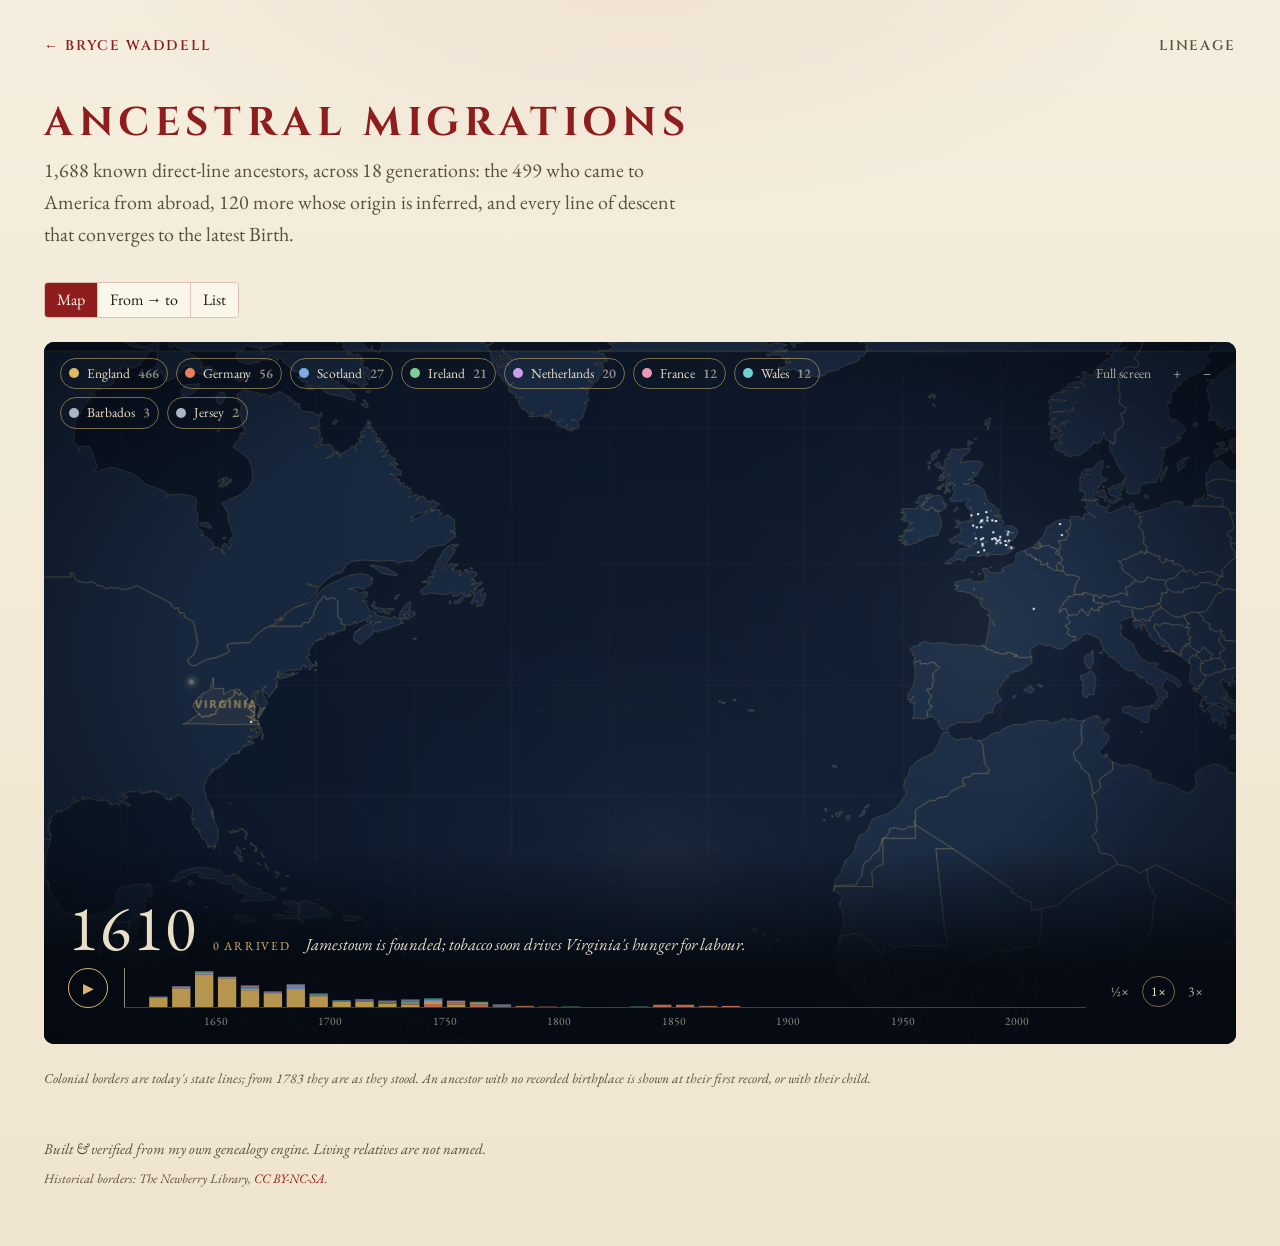
<file: migrations/index.html>
<!DOCTYPE html>
<html lang="en">
<head>
<meta charset="UTF-8">
<meta name="viewport" content="width=device-width, initial-scale=1.0, viewport-fit=cover">
<!-- Every script is a file on this site, so script-src needs no hashes and no 'unsafe-inline'. -->
<meta http-equiv="Content-Security-Policy"
  content="default-src 'self';
           script-src 'self';
           style-src 'self' 'unsafe-inline';
           font-src 'self';
           img-src 'self' data:;
           connect-src 'self';
           object-src 'none';
           base-uri 'self';
           form-action 'self';
           upgrade-insecure-requests">
<meta name="referrer" content="strict-origin-when-cross-origin">
<title>Ancestral Migrations — Bryce Waddell</title>
<meta name="description" content="619 of Bryce Waddell's direct-line first-generation American ancestors, and all 1,688 direct-line ancestors converging on one birthplace, on an animated map of the Atlantic.">
<meta property="og:type" content="website">
<meta property="og:site_name" content="Bryce Waddell">
<meta property="og:title" content="Ancestral Migrations — Bryce Waddell">
<meta property="og:description" content="619 of Bryce Waddell's direct-line first-generation American ancestors, and all 1,688 direct-line ancestors converging on one birthplace, on an animated map of the Atlantic.">
<meta property="og:url" content="https://brycewaddell.com/migrations/">
<meta property="og:image" content="https://brycewaddell.com/images/migrations-og.jpg">
<meta property="og:image:width" content="1200">
<meta property="og:image:height" content="630">
<meta name="twitter:card" content="summary_large_image">
<link rel="icon" href="../images/favicon.ico" sizes="any">
<link rel="icon" type="image/png" sizes="32x32" href="../images/favicon-32.png">
<link rel="apple-touch-icon" sizes="180x180" href="../images/apple-touch-icon.png">
<meta name="theme-color" content="#0A1322">
<link rel="stylesheet" href="page.css?v=c076d1b44f">
</head>
<body>
<nav class="sc-top"><a href="../#lineage">&larr; Bryce Waddell</a><span>Lineage</span></nav>
<main id="view" class="sc-main"><p class="muted">Drawing the map&hellip;</p></main>
<footer class="sc-foot">
  <p>Built &amp; verified from my own genealogy engine. Living relatives are not named.</p>
  <!-- The historical borders are CC BY-NC-SA 4.0, which requires this credit on the page. -->
  <p class="sc-credit">Historical borders: The Newberry Library, <a href="https://creativecommons.org/licenses/by-nc-sa/4.0/" rel="license noopener" target="_blank">CC BY-NC-SA</a>.</p>
</footer>
<div id="tip" role="tooltip" hidden></div>
<script src="data.js?v=c076d1b44f"></script>
<script src="basemap.js?v=c076d1b44f"></script>
<script src="borders.js?v=c076d1b44f"></script>
<script src="boot.js?v=c076d1b44f"></script>
<script src="migrations.js?v=c076d1b44f"></script>
</body>
</html>
</file>
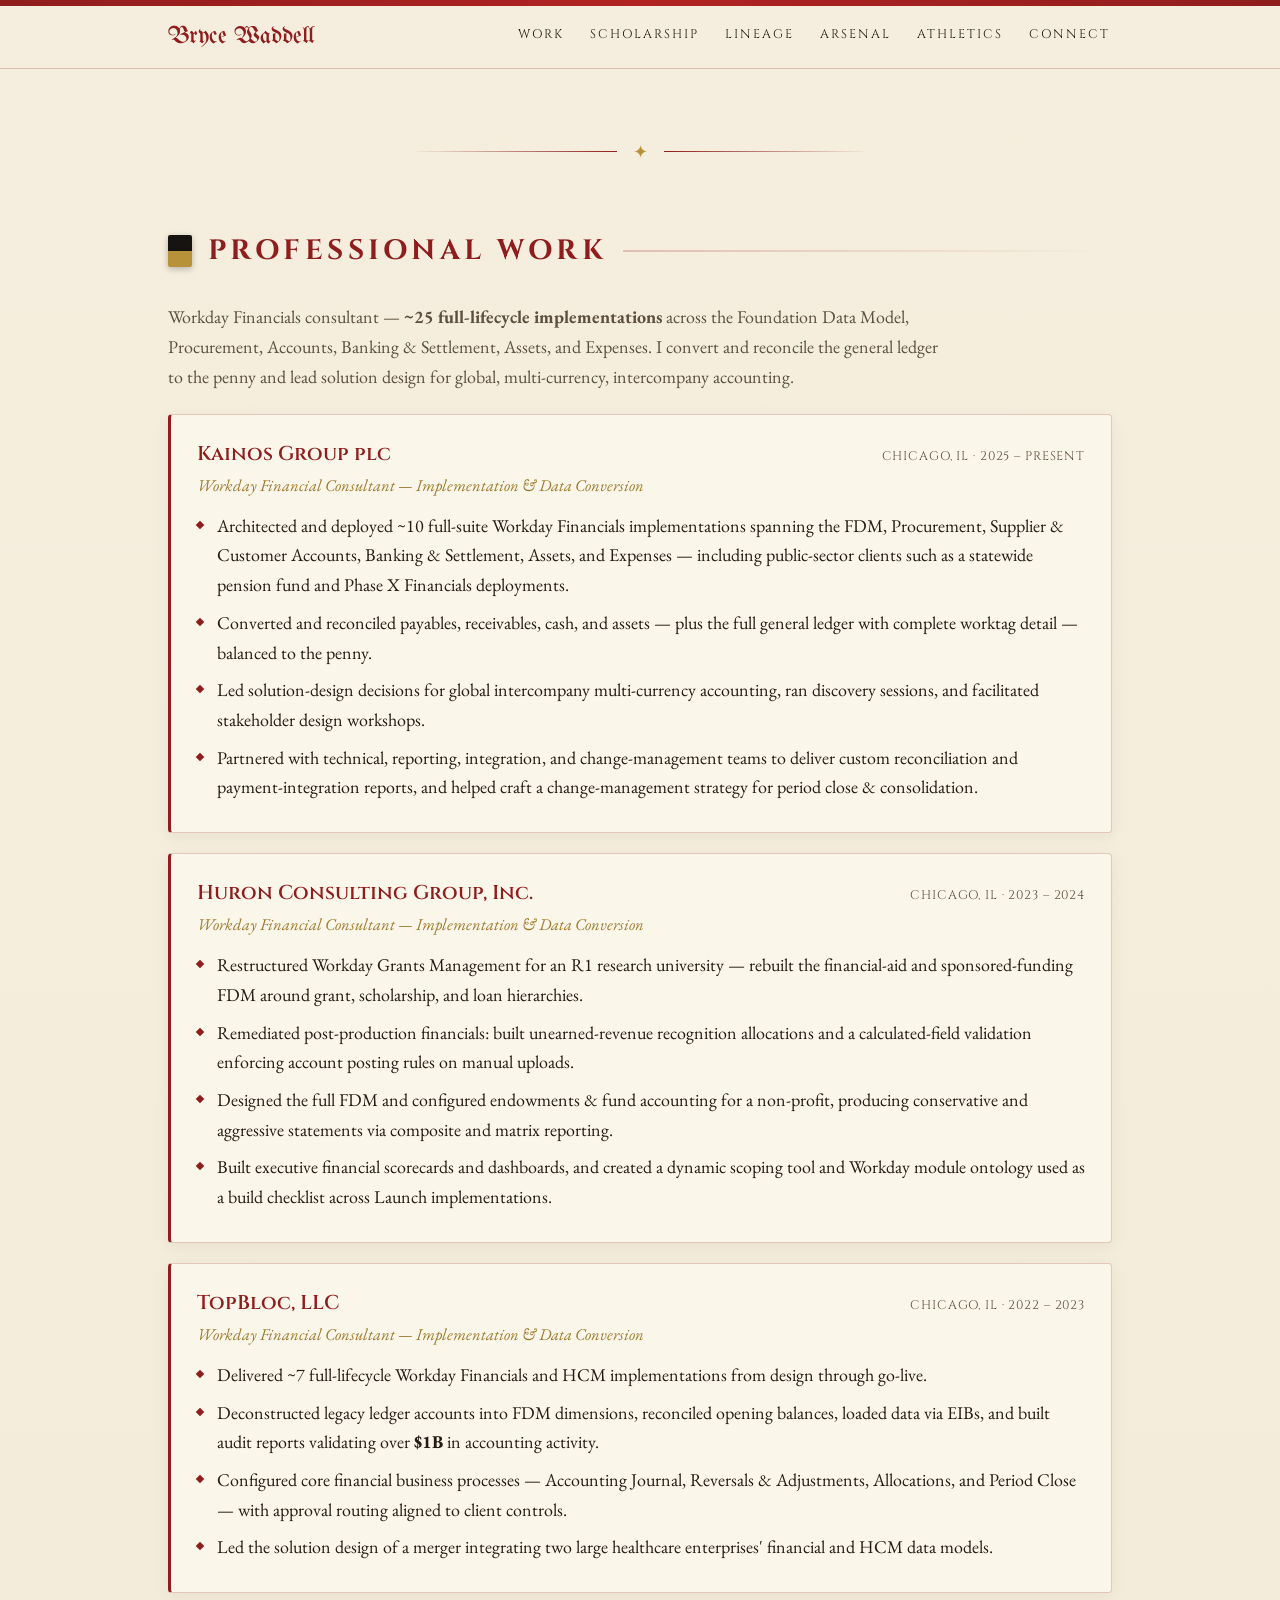
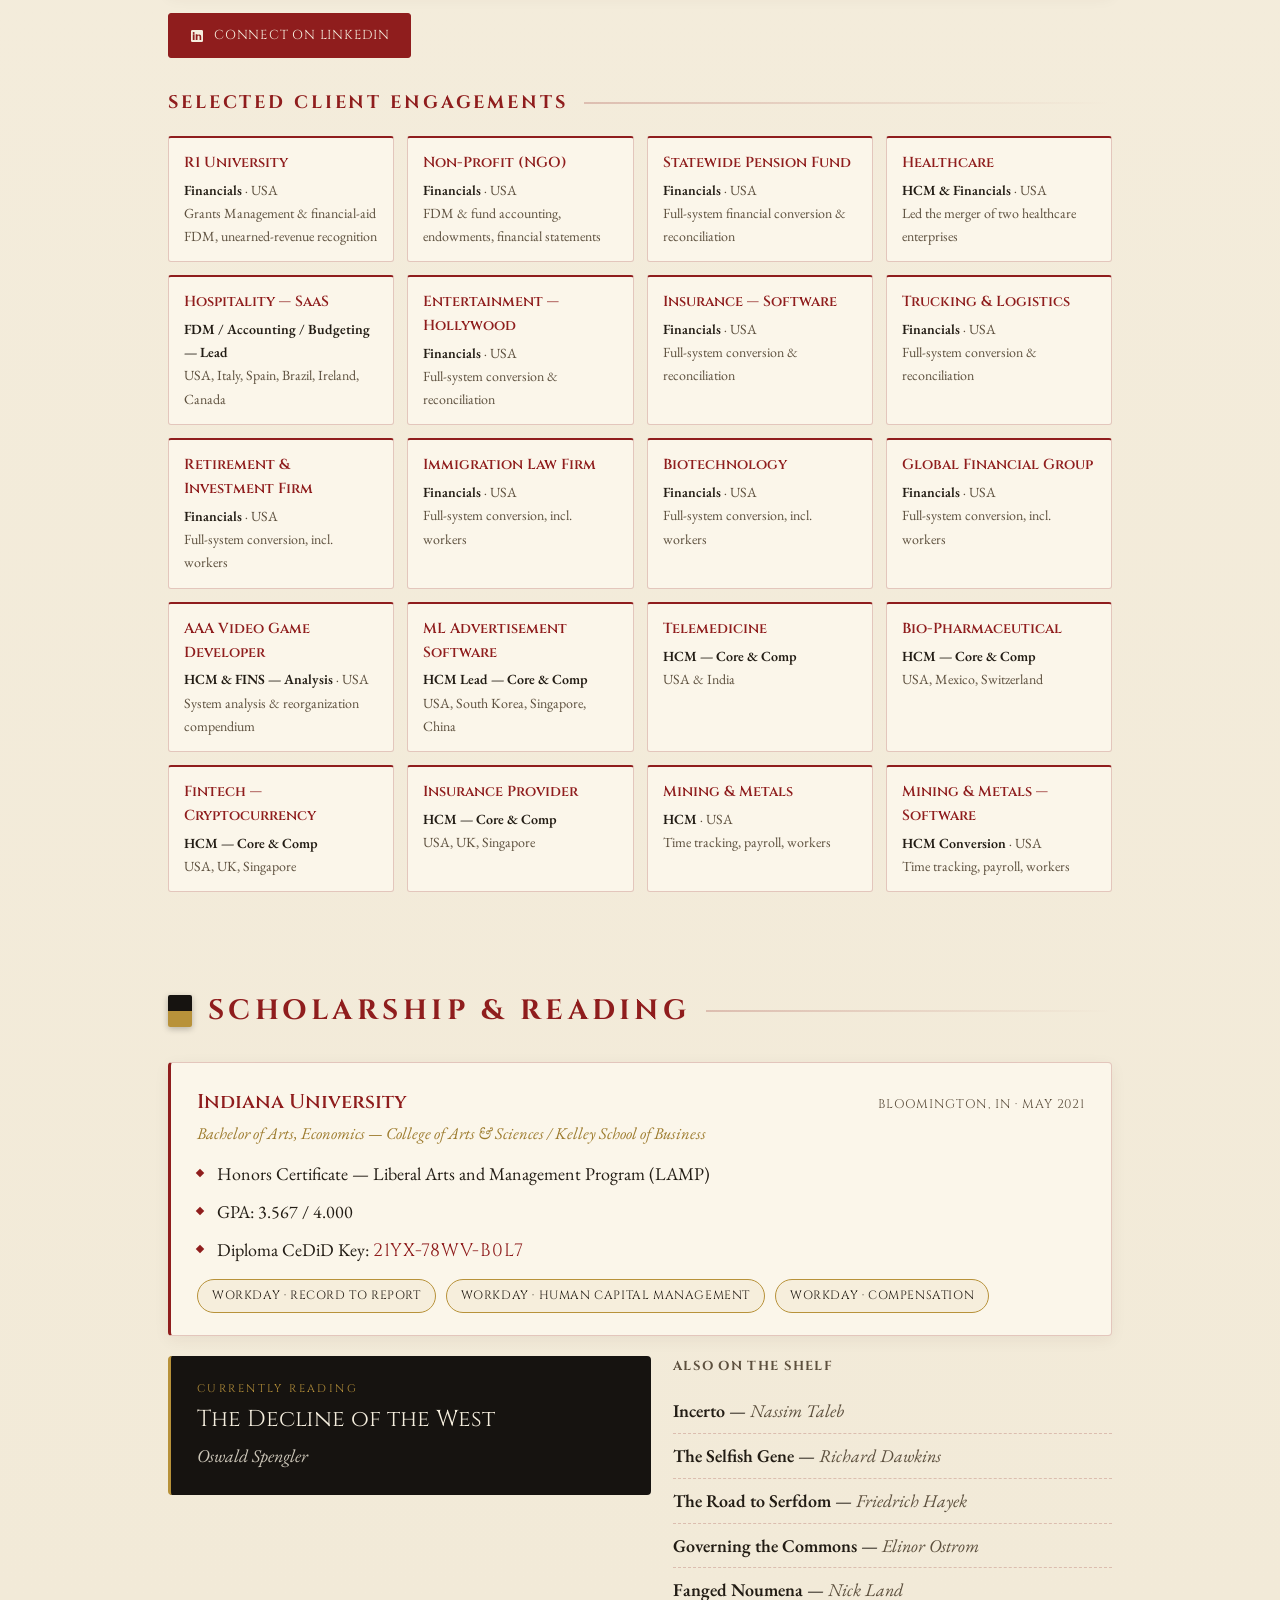
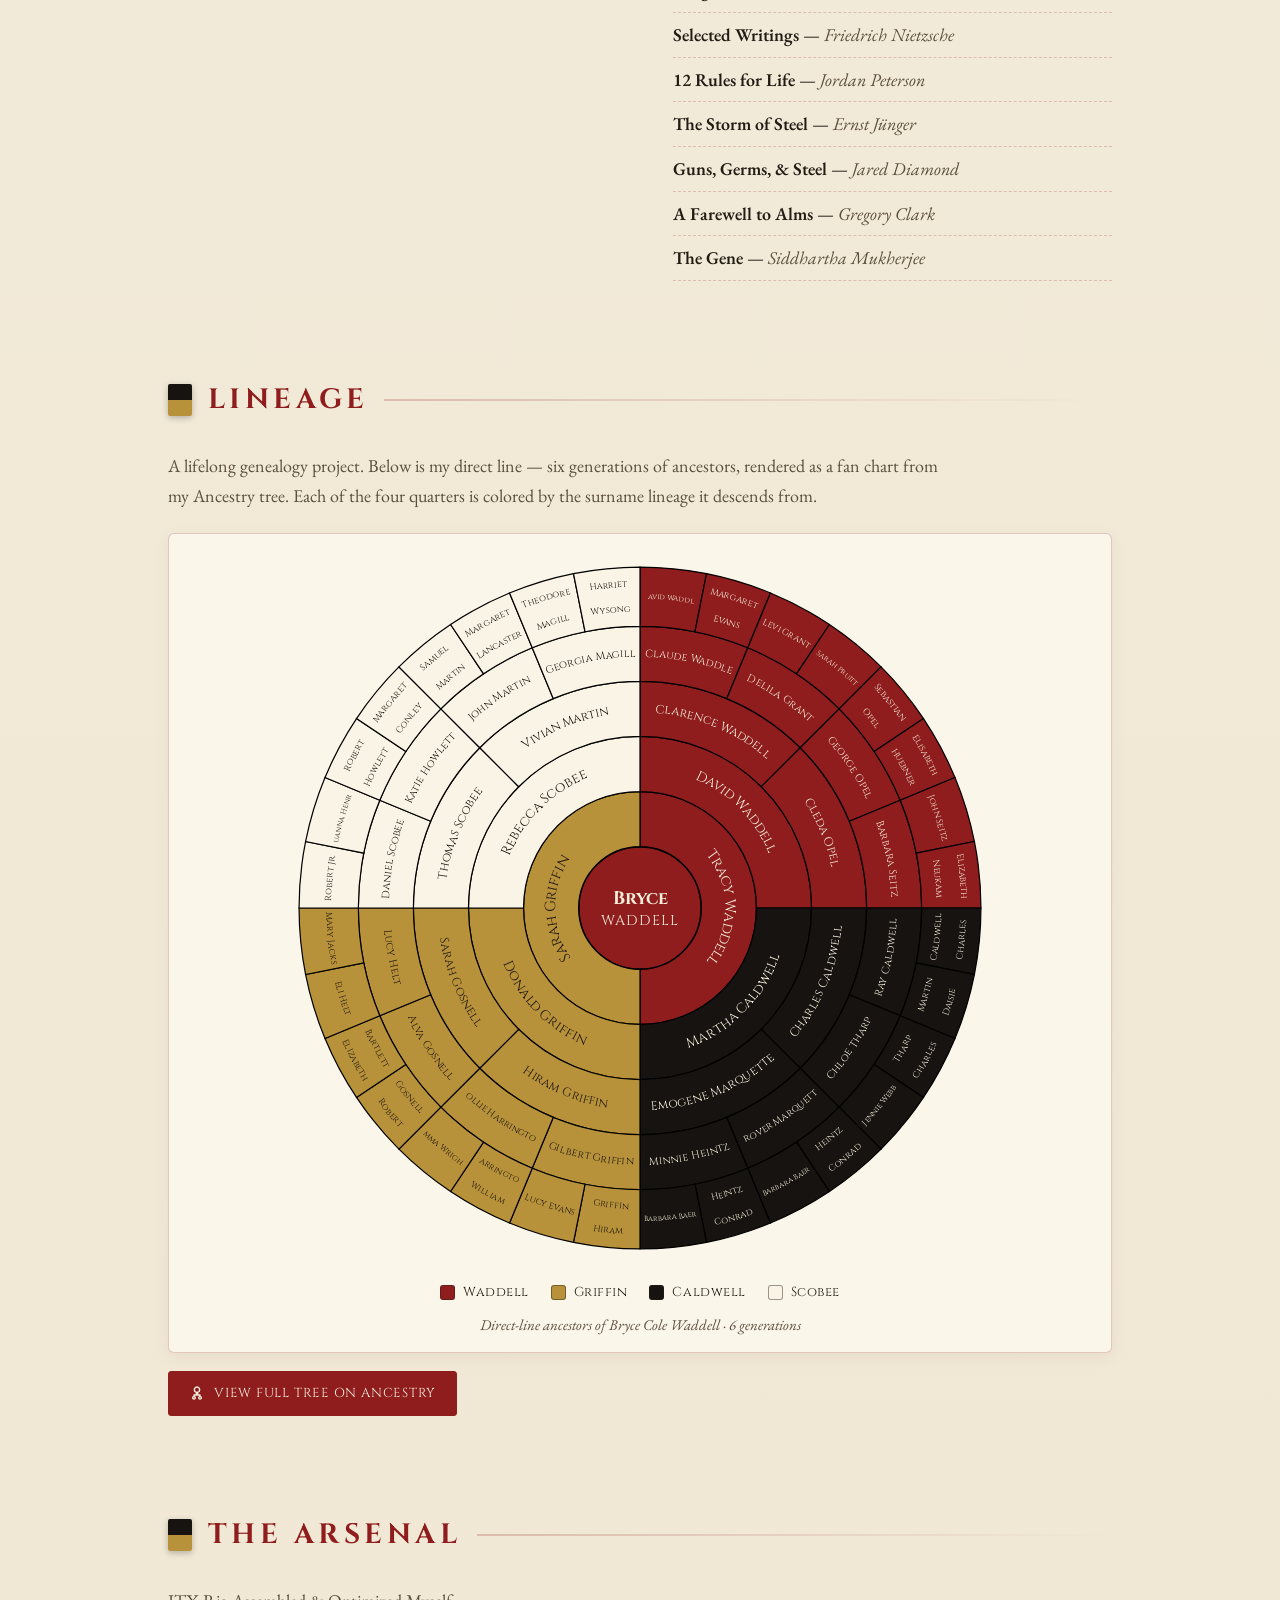
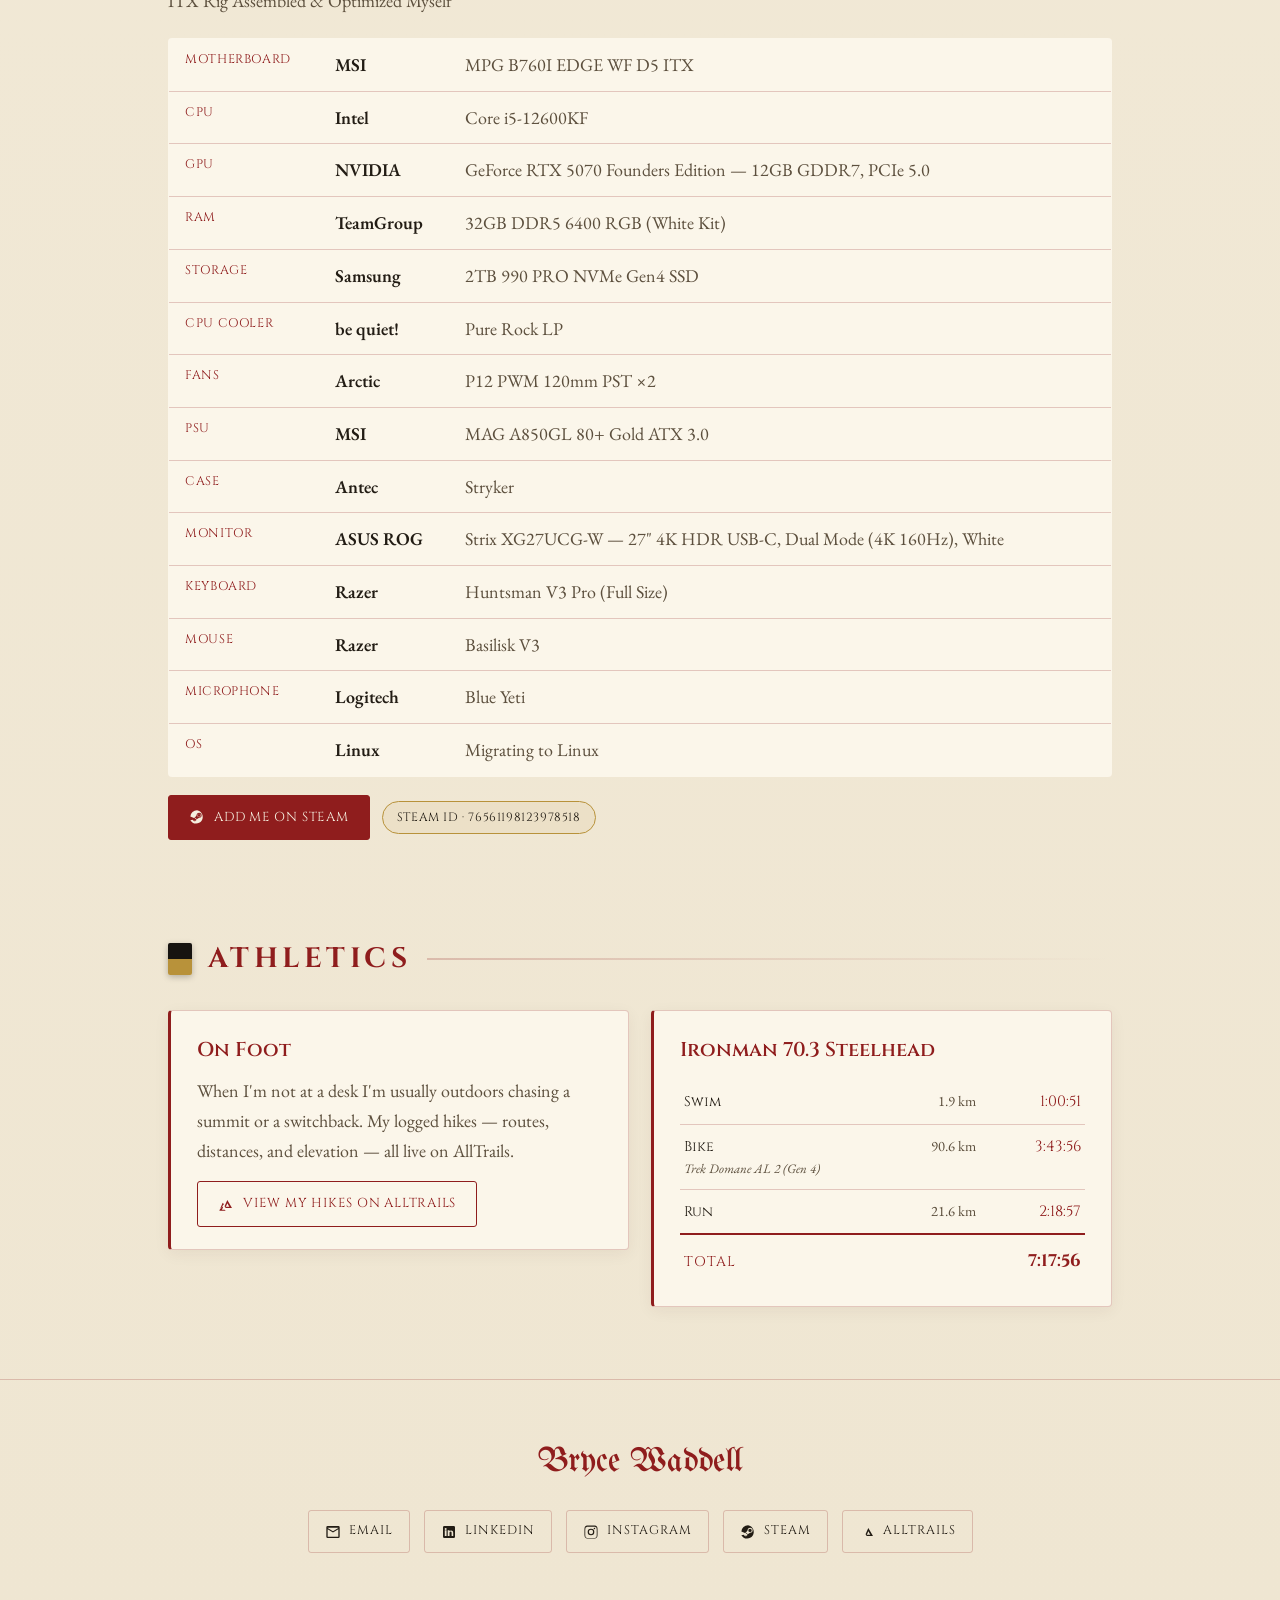
<file: index v4 HRE Style.html>
<!DOCTYPE html>
<html lang="en">
<head>
<meta charset="UTF-8">
<meta name="viewport" content="width=device-width, initial-scale=1.0">
<title>Bryce Waddell</title>
<meta name="description" content="Bryce Waddell — philosopher and Workday Financial Consultant. Professional work, genealogy, reading, PC building, and the trail.">
<link rel="preconnect" href="https://fonts.googleapis.com">
<link rel="preconnect" href="https://fonts.gstatic.com" crossorigin>
<link href="https://fonts.googleapis.com/css2?family=Cinzel:wght@400;500;600;700&family=Cinzel+Decorative:wght@700&family=EB+Garamond:ital,wght@0,400;0,500;0,600;1,400&family=UnifrakturMaguntia&display=swap" rel="stylesheet">
<style>
  :root{
    /* PRIMARY schema — Military / War Banner (white & red) */
    --parchment:#f5eede;
    --parchment-2:#efe6d2;
    --panel:#fbf6ea;
    --war-red:#8f1d1d;
    --war-red-bright:#b22222;
    --ink:#221c14;
    --ink-soft:#5c4f3d;
    /* SECONDARY schema — Imperial Banner (black & gold) */
    --imperial-black:#161310;
    --gold:#b8923a;
    --gold-dim:#9c7a2c;
    --rule:rgba(143,29,29,.22);
  }
  *{box-sizing:border-box;margin:0;padding:0}
  html{scroll-behavior:smooth}
  body{
    font-family:'EB Garamond',Georgia,serif;
    background:
      radial-gradient(1100px 520px at 50% -8%, rgba(143,29,29,.07), transparent 60%),
      linear-gradient(180deg, var(--parchment) 0%, var(--parchment-2) 100%);
    color:var(--ink);line-height:1.65;font-size:18px;-webkit-font-smoothing:antialiased;min-height:100vh;
  }
  a{color:var(--war-red);text-decoration:none;transition:color .2s}
  a:hover{color:var(--imperial-black)}
  .wrap{max-width:1000px;margin:0 auto;padding:0 28px}
  .top-band{height:6px;background:linear-gradient(90deg,var(--war-red),var(--war-red-bright),var(--war-red))}

  /* ---- Nav ---- */
  nav{position:sticky;top:0;z-index:20;background:rgba(245,238,222,.92);backdrop-filter:blur(6px);
      border-bottom:1px solid var(--rule)}
  nav .inner{max-width:1000px;margin:0 auto;display:flex;flex-wrap:wrap;align-items:center;gap:4px 22px;padding:11px 28px}
  nav .brand{font-family:'UnifrakturMaguntia',serif;font-size:24px;color:var(--war-red);margin-right:auto}
  nav a{font-family:'Cinzel',serif;font-size:12.5px;letter-spacing:.16em;text-transform:uppercase;color:var(--ink);
        padding:4px 2px;border-bottom:2px solid transparent}
  nav a:hover{color:var(--war-red);border-bottom-color:var(--gold)}

  /* ---- Hero ---- */
  header.hero{text-align:center;padding:40px 28px 14px}
  .wordmark{font-family:'UnifrakturMaguntia',serif;font-size:clamp(48px,9vw,92px);line-height:1;color:var(--war-red);
            text-shadow:0 1px 0 rgba(0,0,0,.12)}
  .interests{font-family:'Cinzel',serif;text-transform:uppercase;letter-spacing:.26em;
             font-size:clamp(11px,2vw,15px);color:var(--ink);margin-top:20px}
  .interests span{color:var(--gold-dim)}
  .motto{font-style:italic;color:var(--ink-soft);margin:18px auto 0;max-width:680px;font-size:19px}
  .crest-divider{display:flex;align-items:center;justify-content:center;gap:16px;margin:28px auto 0;max-width:460px}
  .crest-divider .line{height:1px;flex:1;background:linear-gradient(90deg,transparent,var(--war-red))}
  .crest-divider .line.r{background:linear-gradient(90deg,var(--war-red),transparent)}
  .crest-divider .pip{color:var(--gold);font-size:18px}

  /* ---- Sections ---- */
  section{padding:48px 0;scroll-margin-top:64px}
  .section-head{display:flex;align-items:center;gap:16px;margin-bottom:28px}
  .section-head h2{font-family:'Cinzel',serif;font-weight:700;text-transform:uppercase;letter-spacing:.16em;
                   font-size:clamp(20px,3vw,28px);color:var(--war-red);white-space:nowrap}
  /* secondary (imperial) marker: black-over-gold banner */
  .section-head .banner{width:24px;height:32px;flex:none;border-radius:2px;
    background:linear-gradient(180deg,var(--imperial-black) 0 50%,var(--gold) 50% 100%);
    box-shadow:0 2px 6px rgba(0,0,0,.25)}
  .section-head .rule{height:2px;flex:1;background:linear-gradient(90deg,var(--rule),transparent)}
  .section-intro{color:var(--ink-soft);max-width:780px;margin-bottom:22px;font-size:18px}

  /* ---- Cards ---- */
  .card{background:var(--panel);border:1px solid var(--rule);border-left:3px solid var(--war-red);border-radius:4px;
        padding:22px 26px;margin-bottom:20px;box-shadow:0 4px 16px rgba(60,30,20,.06)}
  .card .role-row{display:flex;flex-wrap:wrap;justify-content:space-between;align-items:baseline;gap:6px}
  .card h3{font-family:'Cinzel',serif;font-size:20px;color:var(--war-red);font-weight:600}
  .card .org-when{font-family:'Cinzel',serif;font-size:12.5px;letter-spacing:.07em;color:var(--ink-soft);text-transform:uppercase}
  .card .subrole{color:var(--gold-dim);font-style:italic;margin:2px 0 12px;font-size:16.5px}
  .card ul{list-style:none;margin:0}
  .card li{position:relative;padding-left:20px;margin-bottom:8px}
  .card li::before{content:"";position:absolute;left:0;top:.62em;width:6px;height:6px;background:var(--war-red);transform:rotate(45deg)}

  /* buttons */
  .btn-row{display:flex;flex-wrap:wrap;gap:12px;margin-top:6px}
  .btn{display:inline-flex;align-items:center;gap:9px;font-family:'Cinzel',serif;font-size:13px;letter-spacing:.06em;
       text-transform:uppercase;color:var(--parchment);background:var(--war-red);padding:11px 20px;border-radius:3px;
       border:1px solid var(--war-red);transition:all .2s}
  .btn:hover{background:var(--imperial-black);border-color:var(--gold);color:var(--gold)}
  .btn.ghost{background:transparent;color:var(--war-red)}
  .btn.ghost:hover{background:var(--war-red);color:var(--parchment);border-color:var(--war-red)}
  .btn svg{width:16px;height:16px;fill:currentColor}

  /* pills */
  .pill-row{display:flex;flex-wrap:wrap;gap:10px;margin-top:14px}
  .pill{font-family:'Cinzel',serif;font-size:12px;letter-spacing:.05em;text-transform:uppercase;color:var(--ink);
        border:1px solid var(--gold);border-radius:999px;padding:6px 14px;background:rgba(184,146,58,.08)}

  /* clients grid */
  .clients{display:grid;grid-template-columns:repeat(auto-fill,minmax(220px,1fr));gap:13px}
  .client{border:1px solid var(--rule);border-top:2px solid var(--war-red);border-radius:3px;padding:13px 15px;background:var(--panel)}
  .client .name{font-family:'Cinzel',serif;color:var(--war-red);font-size:14.5px;font-weight:600}
  .client .meta{font-size:14px;color:var(--ink-soft);margin-top:4px}
  .client .meta b{color:var(--ink);font-weight:600}

  /* reading */
  .reading{display:grid;grid-template-columns:1.1fr 1fr;gap:22px;align-items:start}
  .now-reading{background:var(--imperial-black);color:var(--parchment);border-radius:4px;padding:24px 26px;border-left:3px solid var(--gold)}
  .now-reading .tag{font-family:'Cinzel',serif;font-size:11px;letter-spacing:.22em;text-transform:uppercase;color:var(--gold)}
  .now-reading .bk{font-family:'Cinzel',serif;font-size:23px;margin-top:8px;line-height:1.25}
  .now-reading .au{font-style:italic;color:var(--parchment);opacity:.82;margin-top:6px}
  .shelf h4{font-family:'Cinzel',serif;font-size:13px;letter-spacing:.1em;text-transform:uppercase;color:var(--ink-soft);margin-bottom:12px}
  .shelf ul{list-style:none}
  .shelf li{padding:7px 0;border-bottom:1px dashed var(--rule)}
  .shelf li .t{font-weight:600;color:var(--ink)}
  .shelf li .a{color:var(--ink-soft);font-style:italic}

  /* fan chart */
  .fanwrap{background:var(--panel);border:1px solid var(--rule);border-radius:6px;padding:14px;box-shadow:0 4px 16px rgba(60,30,20,.06)}
  .fanchart{display:block;width:100%;height:auto;max-width:720px;margin:0 auto}
  .fan-legend{display:flex;flex-wrap:wrap;justify-content:center;gap:8px 22px;margin-top:14px}
  .fan-legend .lg{display:inline-flex;align-items:center;gap:8px;font-family:'Cinzel',serif;font-size:13px;letter-spacing:.04em;color:var(--ink)}
  .fan-legend .lg i{width:15px;height:15px;border-radius:3px;display:inline-block;border:1px solid rgba(36,31,24,.45)}
  .fan-legend .lg em{font-style:normal;color:var(--ink-soft);font-size:12px}
  .fan-cap{text-align:center;color:var(--ink-soft);font-style:italic;font-size:15px;margin-top:10px}

  /* rig table */
  .rig{width:100%;border-collapse:collapse;background:var(--panel);border:1px solid var(--rule);border-radius:4px;overflow:hidden}
  .rig td{padding:11px 16px;border-bottom:1px solid var(--rule);vertical-align:top}
  .rig tr:last-child td{border-bottom:none}
  .rig .cat{font-family:'Cinzel',serif;font-size:12.5px;letter-spacing:.05em;text-transform:uppercase;color:var(--war-red);width:150px;white-space:nowrap}
  .rig .mk{font-weight:600;color:var(--ink);width:130px}
  .rig .md{color:var(--ink-soft)}
  .rig tr:hover td{background:rgba(184,146,58,.06)}

  /* ironman splits */
  .splits{width:100%;border-collapse:collapse;margin-top:14px}
  .splits td{padding:9px 4px;border-bottom:1px solid var(--rule);vertical-align:baseline}
  .splits .leg{font-family:'Cinzel',serif;font-size:14px;color:var(--ink)}
  .splits .leg span{display:block;font-family:'EB Garamond',serif;font-style:italic;font-size:13px;color:var(--ink-soft);letter-spacing:0}
  .splits .dist{color:var(--ink-soft);font-size:14.5px;text-align:right;white-space:nowrap;padding-right:18px}
  .splits .time{font-family:'Cinzel',serif;font-size:15px;color:var(--war-red);text-align:right;white-space:nowrap}
  .splits tr:last-child td{border-bottom:none}
  .splits .total .leg{text-transform:uppercase;letter-spacing:.08em;color:var(--war-red)}
  .splits .total .time{font-weight:700;font-size:17px}
  .splits .total td{border-top:2px solid var(--war-red);padding-top:12px}

  /* two-col generic */
  .two{display:grid;grid-template-columns:1fr 1fr;gap:22px;align-items:start}

  /* footer / connect */
  footer{text-align:center;padding:54px 28px 64px;border-top:1px solid var(--rule);margin-top:24px}
  footer .wm{font-family:'UnifrakturMaguntia',serif;color:var(--war-red);font-size:34px}
  .social{display:flex;flex-wrap:wrap;justify-content:center;gap:14px;margin-top:20px}
  .social a{display:inline-flex;align-items:center;gap:8px;font-family:'Cinzel',serif;font-size:12.5px;letter-spacing:.08em;
            text-transform:uppercase;color:var(--ink);border:1px solid var(--rule);padding:10px 16px;border-radius:3px}
  .social a:hover{color:var(--war-red);border-color:var(--gold)}
  .social svg{width:16px;height:16px;fill:currentColor}
  footer .small{color:var(--ink-soft);font-size:14px;margin-top:24px;font-style:italic}

  @media(max-width:760px){
    .reading,.two{grid-template-columns:1fr}
    .section-head .banner{display:none}
    nav .brand{font-size:20px}
  }
</style>
</head>
<body>
<div class="top-band"></div>

<nav><div class="inner">
  <span class="brand">Bryce Waddell</span>
  <a href="#work">Work</a>
  <a href="#scholarship">Scholarship</a>
  <a href="#lineage">Lineage</a>
  <a href="#arsenal">Arsenal</a>
  <a href="#athletics">Athletics</a>
  <a href="#connect">Connect</a>
</div></nav>

<header class="hero">
  <div class="crest-divider"><span class="line"></span><span class="pip">&#10022;</span><span class="line r"></span></div>
</header>

<main class="wrap">

  <!-- PROFESSIONAL WORK -->
  <section id="work">
    <div class="section-head"><span class="banner"></span><h2>Professional Work</h2><span class="rule"></span></div>
    <p class="section-intro">Workday Financials consultant — <b>~25 full-lifecycle implementations</b> across the Foundation Data Model, Procurement, Accounts, Banking &amp; Settlement, Assets, and Expenses. I convert and reconcile the general ledger to the penny and lead solution design for global, multi-currency, intercompany accounting.</p>

    <div class="card">
      <div class="role-row"><h3>Kainos Group plc</h3><span class="org-when">Chicago, IL &middot; 2025 &ndash; Present</span></div>
      <div class="subrole">Workday Financial Consultant &mdash; Implementation &amp; Data Conversion</div>
      <ul>
        <li>Architected and deployed ~10 full-suite Workday Financials implementations spanning the FDM, Procurement, Supplier &amp; Customer Accounts, Banking &amp; Settlement, Assets, and Expenses &mdash; including public-sector clients such as a statewide pension fund and Phase X Financials deployments.</li>
        <li>Converted and reconciled payables, receivables, cash, and assets &mdash; plus the full general ledger with complete worktag detail &mdash; balanced to the penny.</li>
        <li>Led solution-design decisions for global intercompany multi-currency accounting, ran discovery sessions, and facilitated stakeholder design workshops.</li>
        <li>Partnered with technical, reporting, integration, and change-management teams to deliver custom reconciliation and payment-integration reports, and helped craft a change-management strategy for period close &amp; consolidation.</li>
      </ul>
    </div>

    <div class="card">
      <div class="role-row"><h3>Huron Consulting Group, Inc.</h3><span class="org-when">Chicago, IL &middot; 2023 &ndash; 2024</span></div>
      <div class="subrole">Workday Financial Consultant &mdash; Implementation &amp; Data Conversion</div>
      <ul>
        <li>Restructured Workday Grants Management for an R1 research university &mdash; rebuilt the financial-aid and sponsored-funding FDM around grant, scholarship, and loan hierarchies.</li>
        <li>Remediated post-production financials: built unearned-revenue recognition allocations and a calculated-field validation enforcing account posting rules on manual uploads.</li>
        <li>Designed the full FDM and configured endowments &amp; fund accounting for a non-profit, producing conservative and aggressive statements via composite and matrix reporting.</li>
        <li>Built executive financial scorecards and dashboards, and created a dynamic scoping tool and Workday module ontology used as a build checklist across Launch implementations.</li>
      </ul>
    </div>

    <div class="card">
      <div class="role-row"><h3>TopBloc, LLC</h3><span class="org-when">Chicago, IL &middot; 2022 &ndash; 2023</span></div>
      <div class="subrole">Workday Financial Consultant &mdash; Implementation &amp; Data Conversion</div>
      <ul>
        <li>Delivered ~7 full-lifecycle Workday Financials and HCM implementations from design through go-live.</li>
        <li>Deconstructed legacy ledger accounts into FDM dimensions, reconciled opening balances, loaded data via EIBs, and built audit reports validating over <b>$1B</b> in accounting activity.</li>
        <li>Configured core financial business processes &mdash; Accounting Journal, Reversals &amp; Adjustments, Allocations, and Period Close &mdash; with approval routing aligned to client controls.</li>
        <li>Led the solution design of a merger integrating two large healthcare enterprises' financial and HCM data models.</li>
      </ul>
    </div>

    <div class="btn-row">
      <a class="btn" href="https://www.linkedin.com/in/bryce-waddell/" target="_blank" rel="noopener">
        <svg viewBox="0 0 24 24"><path d="M19 3a2 2 0 0 1 2 2v14a2 2 0 0 1-2 2H5a2 2 0 0 1-2-2V5a2 2 0 0 1 2-2h14zM8.34 9.5H5.67V18h2.67V9.5zM7 5.88a1.55 1.55 0 1 0 0 3.1 1.55 1.55 0 0 0 0-3.1zM18.34 18v-4.67c0-2.5-1.34-3.67-3.13-3.67a2.7 2.7 0 0 0-2.45 1.35V9.5h-2.67V18h2.67v-4.5c0-1.18.22-2.32 1.68-2.32 1.44 0 1.46 1.35 1.46 2.4V18h2.67z"/></svg>
        Connect on LinkedIn
      </a>
    </div>

    <div style="margin-top:30px">
      <div class="section-head" style="margin-bottom:18px"><h2 style="font-size:18px">Selected Client Engagements</h2><span class="rule"></span></div>
      <div class="clients">
        <div class="client"><div class="name">R1 University</div><div class="meta"><b>Financials</b> &middot; USA<br>Grants Management &amp; financial-aid FDM, unearned-revenue recognition</div></div>
        <div class="client"><div class="name">Non-Profit (NGO)</div><div class="meta"><b>Financials</b> &middot; USA<br>FDM &amp; fund accounting, endowments, financial statements</div></div>
        <div class="client"><div class="name">Statewide Pension Fund</div><div class="meta"><b>Financials</b> &middot; USA<br>Full-system financial conversion &amp; reconciliation</div></div>
        <div class="client"><div class="name">Healthcare</div><div class="meta"><b>HCM &amp; Financials</b> &middot; USA<br>Led the merger of two healthcare enterprises</div></div>
        <div class="client"><div class="name">Hospitality &mdash; SaaS</div><div class="meta"><b>FDM / Accounting / Budgeting &mdash; Lead</b><br>USA, Italy, Spain, Brazil, Ireland, Canada</div></div>
        <div class="client"><div class="name">Entertainment &mdash; Hollywood</div><div class="meta"><b>Financials</b> &middot; USA<br>Full-system conversion &amp; reconciliation</div></div>
        <div class="client"><div class="name">Insurance &mdash; Software</div><div class="meta"><b>Financials</b> &middot; USA<br>Full-system conversion &amp; reconciliation</div></div>
        <div class="client"><div class="name">Trucking &amp; Logistics</div><div class="meta"><b>Financials</b> &middot; USA<br>Full-system conversion &amp; reconciliation</div></div>
        <div class="client"><div class="name">Retirement &amp; Investment Firm</div><div class="meta"><b>Financials</b> &middot; USA<br>Full-system conversion, incl. workers</div></div>
        <div class="client"><div class="name">Immigration Law Firm</div><div class="meta"><b>Financials</b> &middot; USA<br>Full-system conversion, incl. workers</div></div>
        <div class="client"><div class="name">Biotechnology</div><div class="meta"><b>Financials</b> &middot; USA<br>Full-system conversion, incl. workers</div></div>
        <div class="client"><div class="name">Global Financial Group</div><div class="meta"><b>Financials</b> &middot; USA<br>Full-system conversion, incl. workers</div></div>
        <div class="client"><div class="name">AAA Video Game Developer</div><div class="meta"><b>HCM &amp; FINS &mdash; Analysis</b> &middot; USA<br>System analysis &amp; reorganization compendium</div></div>
        <div class="client"><div class="name">ML Advertisement Software</div><div class="meta"><b>HCM Lead &mdash; Core &amp; Comp</b><br>USA, South Korea, Singapore, China</div></div>
        <div class="client"><div class="name">Telemedicine</div><div class="meta"><b>HCM &mdash; Core &amp; Comp</b><br>USA &amp; India</div></div>
        <div class="client"><div class="name">Bio-Pharmaceutical</div><div class="meta"><b>HCM &mdash; Core &amp; Comp</b><br>USA, Mexico, Switzerland</div></div>
        <div class="client"><div class="name">Fintech &mdash; Cryptocurrency</div><div class="meta"><b>HCM &mdash; Core &amp; Comp</b><br>USA, UK, Singapore</div></div>
        <div class="client"><div class="name">Insurance Provider</div><div class="meta"><b>HCM &mdash; Core &amp; Comp</b><br>USA, UK, Singapore</div></div>
        <div class="client"><div class="name">Mining &amp; Metals</div><div class="meta"><b>HCM</b> &middot; USA<br>Time tracking, payroll, workers</div></div>
        <div class="client"><div class="name">Mining &amp; Metals &mdash; Software</div><div class="meta"><b>HCM Conversion</b> &middot; USA<br>Time tracking, payroll, workers</div></div>
      </div>
    </div>
  </section>

  <!-- SCHOLARSHIP & READING -->
  <section id="scholarship">
    <div class="section-head"><span class="banner"></span><h2>Scholarship &amp; Reading</h2><span class="rule"></span></div>

    <div class="card">
      <div class="role-row"><h3>Indiana University</h3><span class="org-when">Bloomington, IN &middot; May 2021</span></div>
      <div class="subrole">Bachelor of Arts, Economics &mdash; College of Arts &amp; Sciences / Kelley School of Business</div>
      <ul>
        <li>Honors Certificate &mdash; Liberal Arts and Management Program (LAMP)</li>
        <li>GPA: 3.567 / 4.000</li>
        <li>Diploma CeDiD Key: <span style="font-family:'Cinzel',serif;letter-spacing:.04em;color:var(--war-red)">21YX-78WV-B0L7</span></li>
      </ul>
      <div class="pill-row">
        <span class="pill">Workday &middot; Record to Report</span>
        <span class="pill">Workday &middot; Human Capital Management</span>
        <span class="pill">Workday &middot; Compensation</span>
      </div>
    </div>

    <div class="reading">
      <div class="now-reading">
        <div class="tag">Currently Reading</div>
        <div class="bk">The Decline of the West</div>
        <div class="au">Oswald Spengler</div>
      </div>
      <div class="shelf">
        <h4>Also on the shelf</h4>
        <ul>
          <li><span class="t">Incerto</span> &mdash; <span class="a">Nassim Taleb</span></li>
          <li><span class="t">The Selfish Gene</span> &mdash; <span class="a">Richard Dawkins</span></li>
          <li><span class="t">The Road to Serfdom</span> &mdash; <span class="a">Friedrich Hayek</span></li>
          <li><span class="t">Governing the Commons</span> &mdash; <span class="a">Elinor Ostrom</span></li>
          <li><span class="t">Fanged Noumena</span> &mdash; <span class="a">Nick Land</span></li>
          <li><span class="t">Selected Writings</span> &mdash; <span class="a">Friedrich Nietzsche</span></li>
          <li><span class="t">12 Rules for Life</span> &mdash; <span class="a">Jordan Peterson</span></li>
          <li><span class="t">The Storm of Steel</span> &mdash; <span class="a">Ernst J&uuml;nger</span></li>
          <li><span class="t">Guns, Germs, &amp; Steel</span> &mdash; <span class="a">Jared Diamond</span></li>
          <li><span class="t">A Farewell to Alms</span> &mdash; <span class="a">Gregory Clark</span></li>
          <li><span class="t">The Gene</span> &mdash; <span class="a">Siddhartha Mukherjee</span></li>
        </ul>
      </div>
    </div>
  </section>

  <!-- LINEAGE -->
  <section id="lineage">
    <div class="section-head"><span class="banner"></span><h2>Lineage</h2><span class="rule"></span></div>
    <p class="section-intro">A lifelong genealogy project. Below is my direct line &mdash; six generations of ancestors, rendered as a fan chart from my Ancestry tree. Each of the four quarters is colored by the surname lineage it descends from.</p>
    <div class="fanwrap">
      <svg viewBox="-340 -340 680 680" xmlns="http://www.w3.org/2000/svg" class="fanchart" role="img" aria-label="Fan chart of the direct-line ancestors of Bryce Cole Waddell, six generations">
<defs>
<path id="fp1" d="M3.66,-83.92 A84.00,84.00 0 0 1 3.66,83.92" fill="none"/>
<path id="fp2" d="M-3.66,83.92 A84.00,84.00 0 0 1 -3.66,-83.92" fill="none"/>
<path id="fp3" d="M4.75,-135.92 A136.00,136.00 0 0 1 135.92,-4.75" fill="none"/>
<path id="fp4" d="M4.75,135.92 A136.00,136.00 0 0 0 135.92,4.75" fill="none"/>
<path id="fp5" d="M-135.92,4.75 A136.00,136.00 0 0 0 -4.75,135.92" fill="none"/>
<path id="fp6" d="M-135.92,-4.75 A136.00,136.00 0 0 1 -4.75,-135.92" fill="none"/>
<path id="fp7" d="M5.25,-187.93 A188.00,188.00 0 0 1 129.17,-136.60" fill="none"/>
<path id="fp8" d="M136.60,-129.17 A188.00,188.00 0 0 1 187.93,-5.25" fill="none"/>
<path id="fp9" d="M136.60,129.17 A188.00,188.00 0 0 0 187.93,5.25" fill="none"/>
<path id="fp10" d="M5.25,187.93 A188.00,188.00 0 0 0 129.17,136.60" fill="none"/>
<path id="fp11" d="M-129.17,136.60 A188.00,188.00 0 0 0 -5.25,187.93" fill="none"/>
<path id="fp12" d="M-187.93,5.25 A188.00,188.00 0 0 0 -136.60,129.17" fill="none"/>
<path id="fp13" d="M-187.93,-5.25 A188.00,188.00 0 0 1 -136.60,-129.17" fill="none"/>
<path id="fp14" d="M-129.17,-136.60 A188.00,188.00 0 0 1 -5.25,-187.93" fill="none"/>
<path id="fp15" d="M5.44,-239.94 A240.00,240.00 0 0 1 86.79,-223.76" fill="none"/>
<path id="fp16" d="M96.85,-219.59 A240.00,240.00 0 0 1 165.81,-173.51" fill="none"/>
<path id="fp17" d="M173.51,-165.81 A240.00,240.00 0 0 1 219.59,-96.85" fill="none"/>
<path id="fp18" d="M223.76,-86.79 A240.00,240.00 0 0 1 239.94,-5.44" fill="none"/>
<path id="fp19" d="M223.76,86.79 A240.00,240.00 0 0 0 239.94,5.44" fill="none"/>
<path id="fp20" d="M173.51,165.81 A240.00,240.00 0 0 0 219.59,96.85" fill="none"/>
<path id="fp21" d="M96.85,219.59 A240.00,240.00 0 0 0 165.81,173.51" fill="none"/>
<path id="fp22" d="M5.44,239.94 A240.00,240.00 0 0 0 86.79,223.76" fill="none"/>
<path id="fp23" d="M-86.79,223.76 A240.00,240.00 0 0 0 -5.44,239.94" fill="none"/>
<path id="fp24" d="M-165.81,173.51 A240.00,240.00 0 0 0 -96.85,219.59" fill="none"/>
<path id="fp25" d="M-219.59,96.85 A240.00,240.00 0 0 0 -173.51,165.81" fill="none"/>
<path id="fp26" d="M-239.94,5.44 A240.00,240.00 0 0 0 -223.76,86.79" fill="none"/>
<path id="fp27" d="M-239.94,-5.44 A240.00,240.00 0 0 1 -223.76,-86.79" fill="none"/>
<path id="fp28" d="M-219.59,-96.85 A240.00,240.00 0 0 1 -173.51,-165.81" fill="none"/>
<path id="fp29" d="M-165.81,-173.51 A240.00,240.00 0 0 1 -96.85,-219.59" fill="none"/>
<path id="fp30" d="M-86.79,-223.76 A240.00,240.00 0 0 1 -5.44,-239.94" fill="none"/>
<path id="fp31" d="M5.39,-293.95 A294.00,294.00 0 0 1 52.06,-289.35" fill="none"/>
<path id="fp32" d="M65.14,-298.74 A305.76,305.76 0 0 1 111.81,-284.58" fill="none"/>
<path id="fp33" d="M60.13,-275.76 A282.24,282.24 0 0 1 103.21,-262.69" fill="none"/>
<path id="fp34" d="M117.47,-269.51 A294.00,294.00 0 0 1 158.83,-247.40" fill="none"/>
<path id="fp35" d="M167.79,-241.42 A294.00,294.00 0 0 1 204.04,-211.66" fill="none"/>
<path id="fp36" d="M220.13,-212.21 A305.76,305.76 0 0 1 251.07,-174.50" fill="none"/>
<path id="fp37" d="M203.20,-195.88 A282.24,282.24 0 0 1 231.76,-161.08" fill="none"/>
<path id="fp38" d="M257.30,-165.18 A305.76,305.76 0 0 1 280.29,-122.17" fill="none"/>
<path id="fp39" d="M237.51,-152.48 A282.24,282.24 0 0 1 258.73,-112.77" fill="none"/>
<path id="fp40" d="M273.64,-107.51 A294.00,294.00 0 0 1 287.25,-62.63" fill="none"/>
<path id="fp41" d="M300.93,-54.15 A305.76,305.76 0 0 1 305.71,-5.60" fill="none"/>
<path id="fp42" d="M277.78,-49.98 A282.24,282.24 0 0 1 282.19,-5.17" fill="none"/>
<path id="fp43" d="M300.93,54.15 A305.76,305.76 0 0 0 305.71,5.60" fill="none"/>
<path id="fp44" d="M277.78,49.98 A282.24,282.24 0 0 0 282.19,5.17" fill="none"/>
<path id="fp45" d="M284.58,111.81 A305.76,305.76 0 0 0 298.74,65.14" fill="none"/>
<path id="fp46" d="M262.69,103.21 A282.24,282.24 0 0 0 275.76,60.13" fill="none"/>
<path id="fp47" d="M257.30,165.18 A305.76,305.76 0 0 0 280.29,122.17" fill="none"/>
<path id="fp48" d="M237.51,152.48 A282.24,282.24 0 0 0 258.73,112.77" fill="none"/>
<path id="fp49" d="M211.66,204.04 A294.00,294.00 0 0 0 241.42,167.79" fill="none"/>
<path id="fp50" d="M174.50,251.07 A305.76,305.76 0 0 0 212.21,220.13" fill="none"/>
<path id="fp51" d="M161.08,231.76 A282.24,282.24 0 0 0 195.88,203.20" fill="none"/>
<path id="fp52" d="M117.47,269.51 A294.00,294.00 0 0 0 158.83,247.40" fill="none"/>
<path id="fp53" d="M65.14,298.74 A305.76,305.76 0 0 0 111.81,284.58" fill="none"/>
<path id="fp54" d="M60.13,275.76 A282.24,282.24 0 0 0 103.21,262.69" fill="none"/>
<path id="fp55" d="M5.39,293.95 A294.00,294.00 0 0 0 52.06,289.35" fill="none"/>
<path id="fp56" d="M-54.15,300.93 A305.76,305.76 0 0 0 -5.60,305.71" fill="none"/>
<path id="fp57" d="M-49.98,277.78 A282.24,282.24 0 0 0 -5.17,282.19" fill="none"/>
<path id="fp58" d="M-107.51,273.64 A294.00,294.00 0 0 0 -62.63,287.25" fill="none"/>
<path id="fp59" d="M-165.18,257.30 A305.76,305.76 0 0 0 -122.17,280.29" fill="none"/>
<path id="fp60" d="M-152.48,237.51 A282.24,282.24 0 0 0 -112.77,258.73" fill="none"/>
<path id="fp61" d="M-204.04,211.66 A294.00,294.00 0 0 0 -167.79,241.42" fill="none"/>
<path id="fp62" d="M-251.07,174.50 A305.76,305.76 0 0 0 -220.13,212.21" fill="none"/>
<path id="fp63" d="M-231.76,161.08 A282.24,282.24 0 0 0 -203.20,195.88" fill="none"/>
<path id="fp64" d="M-280.29,122.17 A305.76,305.76 0 0 0 -257.30,165.18" fill="none"/>
<path id="fp65" d="M-258.73,112.77 A282.24,282.24 0 0 0 -237.51,152.48" fill="none"/>
<path id="fp66" d="M-287.25,62.63 A294.00,294.00 0 0 0 -273.64,107.51" fill="none"/>
<path id="fp67" d="M-293.95,5.39 A294.00,294.00 0 0 0 -289.35,52.06" fill="none"/>
<path id="fp68" d="M-293.95,-5.39 A294.00,294.00 0 0 1 -289.35,-52.06" fill="none"/>
<path id="fp69" d="M-287.25,-62.63 A294.00,294.00 0 0 1 -273.64,-107.51" fill="none"/>
<path id="fp70" d="M-280.29,-122.17 A305.76,305.76 0 0 1 -257.30,-165.18" fill="none"/>
<path id="fp71" d="M-258.73,-112.77 A282.24,282.24 0 0 1 -237.51,-152.48" fill="none"/>
<path id="fp72" d="M-251.07,-174.50 A305.76,305.76 0 0 1 -220.13,-212.21" fill="none"/>
<path id="fp73" d="M-231.76,-161.08 A282.24,282.24 0 0 1 -203.20,-195.88" fill="none"/>
<path id="fp74" d="M-212.21,-220.13 A305.76,305.76 0 0 1 -174.50,-251.07" fill="none"/>
<path id="fp75" d="M-195.88,-203.20 A282.24,282.24 0 0 1 -161.08,-231.76" fill="none"/>
<path id="fp76" d="M-165.18,-257.30 A305.76,305.76 0 0 1 -122.17,-280.29" fill="none"/>
<path id="fp77" d="M-152.48,-237.51 A282.24,282.24 0 0 1 -112.77,-258.73" fill="none"/>
<path id="fp78" d="M-111.81,-284.58 A305.76,305.76 0 0 1 -65.14,-298.74" fill="none"/>
<path id="fp79" d="M-103.21,-262.69 A282.24,282.24 0 0 1 -60.13,-275.76" fill="none"/>
<path id="fp80" d="M-54.15,-300.93 A305.76,305.76 0 0 1 -5.60,-305.71" fill="none"/>
<path id="fp81" d="M-49.98,-277.78 A282.24,282.24 0 0 1 -5.17,-282.19" fill="none"/>
</defs>
<circle cx="0" cy="0" r="58" fill="#8f1d1d" stroke="#000000" stroke-width="2"/>
<path d="M0.00,-58.00 L0.00,-110.00 A110.00,110.00 0 0 1 0.00,110.00 L0.00,58.00 A58.00,58.00 0 0 0 0.00,-58.00 Z" fill="#8f1d1d" stroke="#000000" stroke-width="1.15"/>
<path d="M0.00,58.00 L0.00,110.00 A110.00,110.00 0 0 1 -0.00,-110.00 L-0.00,-58.00 A58.00,58.00 0 0 0 0.00,58.00 Z" fill="#b8923a" stroke="#000000" stroke-width="1.15"/>
<path d="M0.00,-110.00 L0.00,-162.00 A162.00,162.00 0 0 1 162.00,0.00 L110.00,0.00 A110.00,110.00 0 0 0 0.00,-110.00 Z" fill="#8f1d1d" stroke="#000000" stroke-width="1.15"/>
<path d="M110.00,0.00 L162.00,0.00 A162.00,162.00 0 0 1 0.00,162.00 L0.00,110.00 A110.00,110.00 0 0 0 110.00,0.00 Z" fill="#161310" stroke="#000000" stroke-width="1.15"/>
<path d="M0.00,110.00 L0.00,162.00 A162.00,162.00 0 0 1 -162.00,0.00 L-110.00,0.00 A110.00,110.00 0 0 0 0.00,110.00 Z" fill="#b8923a" stroke="#000000" stroke-width="1.15"/>
<path d="M-110.00,0.00 L-162.00,0.00 A162.00,162.00 0 0 1 -0.00,-162.00 L-0.00,-110.00 A110.00,110.00 0 0 0 -110.00,0.00 Z" fill="#faf4e6" stroke="#000000" stroke-width="1.15"/>
<path d="M0.00,-162.00 L0.00,-214.00 A214.00,214.00 0 0 1 151.32,-151.32 L114.55,-114.55 A162.00,162.00 0 0 0 0.00,-162.00 Z" fill="#8f1d1d" stroke="#000000" stroke-width="1.15"/>
<path d="M114.55,-114.55 L151.32,-151.32 A214.00,214.00 0 0 1 214.00,0.00 L162.00,0.00 A162.00,162.00 0 0 0 114.55,-114.55 Z" fill="#8f1d1d" stroke="#000000" stroke-width="1.15"/>
<path d="M162.00,0.00 L214.00,0.00 A214.00,214.00 0 0 1 151.32,151.32 L114.55,114.55 A162.00,162.00 0 0 0 162.00,0.00 Z" fill="#161310" stroke="#000000" stroke-width="1.15"/>
<path d="M114.55,114.55 L151.32,151.32 A214.00,214.00 0 0 1 0.00,214.00 L0.00,162.00 A162.00,162.00 0 0 0 114.55,114.55 Z" fill="#161310" stroke="#000000" stroke-width="1.15"/>
<path d="M0.00,162.00 L0.00,214.00 A214.00,214.00 0 0 1 -151.32,151.32 L-114.55,114.55 A162.00,162.00 0 0 0 0.00,162.00 Z" fill="#b8923a" stroke="#000000" stroke-width="1.15"/>
<path d="M-114.55,114.55 L-151.32,151.32 A214.00,214.00 0 0 1 -214.00,0.00 L-162.00,0.00 A162.00,162.00 0 0 0 -114.55,114.55 Z" fill="#b8923a" stroke="#000000" stroke-width="1.15"/>
<path d="M-162.00,0.00 L-214.00,0.00 A214.00,214.00 0 0 1 -151.32,-151.32 L-114.55,-114.55 A162.00,162.00 0 0 0 -162.00,0.00 Z" fill="#faf4e6" stroke="#000000" stroke-width="1.15"/>
<path d="M-114.55,-114.55 L-151.32,-151.32 A214.00,214.00 0 0 1 -0.00,-214.00 L-0.00,-162.00 A162.00,162.00 0 0 0 -114.55,-114.55 Z" fill="#faf4e6" stroke="#000000" stroke-width="1.15"/>
<path d="M0.00,-214.00 L0.00,-266.00 A266.00,266.00 0 0 1 101.79,-245.75 L81.89,-197.71 A214.00,214.00 0 0 0 0.00,-214.00 Z" fill="#8f1d1d" stroke="#000000" stroke-width="1.15"/>
<path d="M81.89,-197.71 L101.79,-245.75 A266.00,266.00 0 0 1 188.09,-188.09 L151.32,-151.32 A214.00,214.00 0 0 0 81.89,-197.71 Z" fill="#8f1d1d" stroke="#000000" stroke-width="1.15"/>
<path d="M151.32,-151.32 L188.09,-188.09 A266.00,266.00 0 0 1 245.75,-101.79 L197.71,-81.89 A214.00,214.00 0 0 0 151.32,-151.32 Z" fill="#8f1d1d" stroke="#000000" stroke-width="1.15"/>
<path d="M197.71,-81.89 L245.75,-101.79 A266.00,266.00 0 0 1 266.00,0.00 L214.00,0.00 A214.00,214.00 0 0 0 197.71,-81.89 Z" fill="#8f1d1d" stroke="#000000" stroke-width="1.15"/>
<path d="M214.00,0.00 L266.00,0.00 A266.00,266.00 0 0 1 245.75,101.79 L197.71,81.89 A214.00,214.00 0 0 0 214.00,0.00 Z" fill="#161310" stroke="#000000" stroke-width="1.15"/>
<path d="M197.71,81.89 L245.75,101.79 A266.00,266.00 0 0 1 188.09,188.09 L151.32,151.32 A214.00,214.00 0 0 0 197.71,81.89 Z" fill="#161310" stroke="#000000" stroke-width="1.15"/>
<path d="M151.32,151.32 L188.09,188.09 A266.00,266.00 0 0 1 101.79,245.75 L81.89,197.71 A214.00,214.00 0 0 0 151.32,151.32 Z" fill="#161310" stroke="#000000" stroke-width="1.15"/>
<path d="M81.89,197.71 L101.79,245.75 A266.00,266.00 0 0 1 0.00,266.00 L0.00,214.00 A214.00,214.00 0 0 0 81.89,197.71 Z" fill="#161310" stroke="#000000" stroke-width="1.15"/>
<path d="M0.00,214.00 L0.00,266.00 A266.00,266.00 0 0 1 -101.79,245.75 L-81.89,197.71 A214.00,214.00 0 0 0 0.00,214.00 Z" fill="#b8923a" stroke="#000000" stroke-width="1.15"/>
<path d="M-81.89,197.71 L-101.79,245.75 A266.00,266.00 0 0 1 -188.09,188.09 L-151.32,151.32 A214.00,214.00 0 0 0 -81.89,197.71 Z" fill="#b8923a" stroke="#000000" stroke-width="1.15"/>
<path d="M-151.32,151.32 L-188.09,188.09 A266.00,266.00 0 0 1 -245.75,101.79 L-197.71,81.89 A214.00,214.00 0 0 0 -151.32,151.32 Z" fill="#b8923a" stroke="#000000" stroke-width="1.15"/>
<path d="M-197.71,81.89 L-245.75,101.79 A266.00,266.00 0 0 1 -266.00,0.00 L-214.00,0.00 A214.00,214.00 0 0 0 -197.71,81.89 Z" fill="#b8923a" stroke="#000000" stroke-width="1.15"/>
<path d="M-214.00,0.00 L-266.00,0.00 A266.00,266.00 0 0 1 -245.75,-101.79 L-197.71,-81.89 A214.00,214.00 0 0 0 -214.00,0.00 Z" fill="#faf4e6" stroke="#000000" stroke-width="1.15"/>
<path d="M-197.71,-81.89 L-245.75,-101.79 A266.00,266.00 0 0 1 -188.09,-188.09 L-151.32,-151.32 A214.00,214.00 0 0 0 -197.71,-81.89 Z" fill="#faf4e6" stroke="#000000" stroke-width="1.15"/>
<path d="M-151.32,-151.32 L-188.09,-188.09 A266.00,266.00 0 0 1 -101.79,-245.75 L-81.89,-197.71 A214.00,214.00 0 0 0 -151.32,-151.32 Z" fill="#faf4e6" stroke="#000000" stroke-width="1.15"/>
<path d="M-81.89,-197.71 L-101.79,-245.75 A266.00,266.00 0 0 1 -0.00,-266.00 L-0.00,-214.00 A214.00,214.00 0 0 0 -81.89,-197.71 Z" fill="#faf4e6" stroke="#000000" stroke-width="1.15"/>
<path d="M0.00,-266.00 L0.00,-322.00 A322.00,322.00 0 0 1 62.82,-315.81 L51.89,-260.89 A266.00,266.00 0 0 0 0.00,-266.00 Z" fill="#8f1d1d" stroke="#000000" stroke-width="1.15"/>
<path d="M51.89,-260.89 L62.82,-315.81 A322.00,322.00 0 0 1 123.22,-297.49 L101.79,-245.75 A266.00,266.00 0 0 0 51.89,-260.89 Z" fill="#8f1d1d" stroke="#000000" stroke-width="1.15"/>
<path d="M101.79,-245.75 L123.22,-297.49 A322.00,322.00 0 0 1 178.89,-267.73 L147.78,-221.17 A266.00,266.00 0 0 0 101.79,-245.75 Z" fill="#8f1d1d" stroke="#000000" stroke-width="1.15"/>
<path d="M147.78,-221.17 L178.89,-267.73 A322.00,322.00 0 0 1 227.69,-227.69 L188.09,-188.09 A266.00,266.00 0 0 0 147.78,-221.17 Z" fill="#8f1d1d" stroke="#000000" stroke-width="1.15"/>
<path d="M188.09,-188.09 L227.69,-227.69 A322.00,322.00 0 0 1 267.73,-178.89 L221.17,-147.78 A266.00,266.00 0 0 0 188.09,-188.09 Z" fill="#8f1d1d" stroke="#000000" stroke-width="1.15"/>
<path d="M221.17,-147.78 L267.73,-178.89 A322.00,322.00 0 0 1 297.49,-123.22 L245.75,-101.79 A266.00,266.00 0 0 0 221.17,-147.78 Z" fill="#8f1d1d" stroke="#000000" stroke-width="1.15"/>
<path d="M245.75,-101.79 L297.49,-123.22 A322.00,322.00 0 0 1 315.81,-62.82 L260.89,-51.89 A266.00,266.00 0 0 0 245.75,-101.79 Z" fill="#8f1d1d" stroke="#000000" stroke-width="1.15"/>
<path d="M260.89,-51.89 L315.81,-62.82 A322.00,322.00 0 0 1 322.00,0.00 L266.00,0.00 A266.00,266.00 0 0 0 260.89,-51.89 Z" fill="#8f1d1d" stroke="#000000" stroke-width="1.15"/>
<path d="M266.00,0.00 L322.00,0.00 A322.00,322.00 0 0 1 315.81,62.82 L260.89,51.89 A266.00,266.00 0 0 0 266.00,0.00 Z" fill="#161310" stroke="#000000" stroke-width="1.15"/>
<path d="M260.89,51.89 L315.81,62.82 A322.00,322.00 0 0 1 297.49,123.22 L245.75,101.79 A266.00,266.00 0 0 0 260.89,51.89 Z" fill="#161310" stroke="#000000" stroke-width="1.15"/>
<path d="M245.75,101.79 L297.49,123.22 A322.00,322.00 0 0 1 267.73,178.89 L221.17,147.78 A266.00,266.00 0 0 0 245.75,101.79 Z" fill="#161310" stroke="#000000" stroke-width="1.15"/>
<path d="M221.17,147.78 L267.73,178.89 A322.00,322.00 0 0 1 227.69,227.69 L188.09,188.09 A266.00,266.00 0 0 0 221.17,147.78 Z" fill="#161310" stroke="#000000" stroke-width="1.15"/>
<path d="M188.09,188.09 L227.69,227.69 A322.00,322.00 0 0 1 178.89,267.73 L147.78,221.17 A266.00,266.00 0 0 0 188.09,188.09 Z" fill="#161310" stroke="#000000" stroke-width="1.15"/>
<path d="M147.78,221.17 L178.89,267.73 A322.00,322.00 0 0 1 123.22,297.49 L101.79,245.75 A266.00,266.00 0 0 0 147.78,221.17 Z" fill="#161310" stroke="#000000" stroke-width="1.15"/>
<path d="M101.79,245.75 L123.22,297.49 A322.00,322.00 0 0 1 62.82,315.81 L51.89,260.89 A266.00,266.00 0 0 0 101.79,245.75 Z" fill="#161310" stroke="#000000" stroke-width="1.15"/>
<path d="M51.89,260.89 L62.82,315.81 A322.00,322.00 0 0 1 0.00,322.00 L0.00,266.00 A266.00,266.00 0 0 0 51.89,260.89 Z" fill="#161310" stroke="#000000" stroke-width="1.15"/>
<path d="M0.00,266.00 L0.00,322.00 A322.00,322.00 0 0 1 -62.82,315.81 L-51.89,260.89 A266.00,266.00 0 0 0 0.00,266.00 Z" fill="#b8923a" stroke="#000000" stroke-width="1.15"/>
<path d="M-51.89,260.89 L-62.82,315.81 A322.00,322.00 0 0 1 -123.22,297.49 L-101.79,245.75 A266.00,266.00 0 0 0 -51.89,260.89 Z" fill="#b8923a" stroke="#000000" stroke-width="1.15"/>
<path d="M-101.79,245.75 L-123.22,297.49 A322.00,322.00 0 0 1 -178.89,267.73 L-147.78,221.17 A266.00,266.00 0 0 0 -101.79,245.75 Z" fill="#b8923a" stroke="#000000" stroke-width="1.15"/>
<path d="M-147.78,221.17 L-178.89,267.73 A322.00,322.00 0 0 1 -227.69,227.69 L-188.09,188.09 A266.00,266.00 0 0 0 -147.78,221.17 Z" fill="#b8923a" stroke="#000000" stroke-width="1.15"/>
<path d="M-188.09,188.09 L-227.69,227.69 A322.00,322.00 0 0 1 -267.73,178.89 L-221.17,147.78 A266.00,266.00 0 0 0 -188.09,188.09 Z" fill="#b8923a" stroke="#000000" stroke-width="1.15"/>
<path d="M-221.17,147.78 L-267.73,178.89 A322.00,322.00 0 0 1 -297.49,123.22 L-245.75,101.79 A266.00,266.00 0 0 0 -221.17,147.78 Z" fill="#b8923a" stroke="#000000" stroke-width="1.15"/>
<path d="M-245.75,101.79 L-297.49,123.22 A322.00,322.00 0 0 1 -315.81,62.82 L-260.89,51.89 A266.00,266.00 0 0 0 -245.75,101.79 Z" fill="#b8923a" stroke="#000000" stroke-width="1.15"/>
<path d="M-260.89,51.89 L-315.81,62.82 A322.00,322.00 0 0 1 -322.00,0.00 L-266.00,0.00 A266.00,266.00 0 0 0 -260.89,51.89 Z" fill="#b8923a" stroke="#000000" stroke-width="1.15"/>
<path d="M-266.00,0.00 L-322.00,0.00 A322.00,322.00 0 0 1 -315.81,-62.82 L-260.89,-51.89 A266.00,266.00 0 0 0 -266.00,0.00 Z" fill="#faf4e6" stroke="#000000" stroke-width="1.15"/>
<path d="M-260.89,-51.89 L-315.81,-62.82 A322.00,322.00 0 0 1 -297.49,-123.22 L-245.75,-101.79 A266.00,266.00 0 0 0 -260.89,-51.89 Z" fill="#faf4e6" stroke="#000000" stroke-width="1.15"/>
<path d="M-245.75,-101.79 L-297.49,-123.22 A322.00,322.00 0 0 1 -267.73,-178.89 L-221.17,-147.78 A266.00,266.00 0 0 0 -245.75,-101.79 Z" fill="#faf4e6" stroke="#000000" stroke-width="1.15"/>
<path d="M-221.17,-147.78 L-267.73,-178.89 A322.00,322.00 0 0 1 -227.69,-227.69 L-188.09,-188.09 A266.00,266.00 0 0 0 -221.17,-147.78 Z" fill="#faf4e6" stroke="#000000" stroke-width="1.15"/>
<path d="M-188.09,-188.09 L-227.69,-227.69 A322.00,322.00 0 0 1 -178.89,-267.73 L-147.78,-221.17 A266.00,266.00 0 0 0 -188.09,-188.09 Z" fill="#faf4e6" stroke="#000000" stroke-width="1.15"/>
<path d="M-147.78,-221.17 L-178.89,-267.73 A322.00,322.00 0 0 1 -123.22,-297.49 L-101.79,-245.75 A266.00,266.00 0 0 0 -147.78,-221.17 Z" fill="#faf4e6" stroke="#000000" stroke-width="1.15"/>
<path d="M-101.79,-245.75 L-123.22,-297.49 A322.00,322.00 0 0 1 -62.82,-315.81 L-51.89,-260.89 A266.00,266.00 0 0 0 -101.79,-245.75 Z" fill="#faf4e6" stroke="#000000" stroke-width="1.15"/>
<path d="M-51.89,-260.89 L-62.82,-315.81 A322.00,322.00 0 0 1 -0.00,-322.00 L-0.00,-266.00 A266.00,266.00 0 0 0 -51.89,-260.89 Z" fill="#faf4e6" stroke="#000000" stroke-width="1.15"/>
<text x="0" y="-4" text-anchor="middle" font-size="17" font-weight="700" fill="#f6efdc" font-family="Cinzel,serif">Bryce</text>
<text x="0" y="16" text-anchor="middle" font-size="13.5" fill="#f6efdc" font-family="Cinzel,serif" letter-spacing="1">WADDELL</text>
<text font-size="14.0" fill="#f6efdc" font-family="Cinzel,serif"><textPath href="#fp1" startOffset="50%" text-anchor="middle" dominant-baseline="middle">Tracy Waddell</textPath></text>
<text font-size="14.0" fill="#1f1710" font-family="Cinzel,serif"><textPath href="#fp2" startOffset="50%" text-anchor="middle" dominant-baseline="middle">Sarah Griffin</textPath></text>
<text font-size="13.0" fill="#f6efdc" font-family="Cinzel,serif"><textPath href="#fp3" startOffset="50%" text-anchor="middle" dominant-baseline="middle">David Waddell</textPath></text>
<text font-size="13.0" fill="#f6efdc" font-family="Cinzel,serif"><textPath href="#fp4" startOffset="50%" text-anchor="middle" dominant-baseline="middle">Martha Caldwell</textPath></text>
<text font-size="13.0" fill="#1f1710" font-family="Cinzel,serif"><textPath href="#fp5" startOffset="50%" text-anchor="middle" dominant-baseline="middle">Donald Griffin</textPath></text>
<text font-size="13.0" fill="#1f1710" font-family="Cinzel,serif"><textPath href="#fp6" startOffset="50%" text-anchor="middle" dominant-baseline="middle">Rebecca Scobee</textPath></text>
<text font-size="11.5" fill="#f6efdc" font-family="Cinzel,serif"><textPath href="#fp7" startOffset="50%" text-anchor="middle" dominant-baseline="middle">Clarence Waddell</textPath></text>
<text font-size="11.5" fill="#f6efdc" font-family="Cinzel,serif"><textPath href="#fp8" startOffset="50%" text-anchor="middle" dominant-baseline="middle">Cleda Opel</textPath></text>
<text font-size="11.5" fill="#f6efdc" font-family="Cinzel,serif"><textPath href="#fp9" startOffset="50%" text-anchor="middle" dominant-baseline="middle">Charles Caldwell</textPath></text>
<text font-size="11.5" fill="#f6efdc" font-family="Cinzel,serif"><textPath href="#fp10" startOffset="50%" text-anchor="middle" dominant-baseline="middle">Emogene Marquette</textPath></text>
<text font-size="11.5" fill="#1f1710" font-family="Cinzel,serif"><textPath href="#fp11" startOffset="50%" text-anchor="middle" dominant-baseline="middle">Hiram Griffin</textPath></text>
<text font-size="11.5" fill="#1f1710" font-family="Cinzel,serif"><textPath href="#fp12" startOffset="50%" text-anchor="middle" dominant-baseline="middle">Sarah Gosnell</textPath></text>
<text font-size="11.5" fill="#1f1710" font-family="Cinzel,serif"><textPath href="#fp13" startOffset="50%" text-anchor="middle" dominant-baseline="middle">Thomas Scobee</textPath></text>
<text font-size="11.5" fill="#1f1710" font-family="Cinzel,serif"><textPath href="#fp14" startOffset="50%" text-anchor="middle" dominant-baseline="middle">Vivian Martin</textPath></text>
<text font-size="10.0" fill="#f6efdc" font-family="Cinzel,serif"><textPath href="#fp15" startOffset="50%" text-anchor="middle" dominant-baseline="middle">Claude Waddle</textPath></text>
<text font-size="10.0" fill="#f6efdc" font-family="Cinzel,serif"><textPath href="#fp16" startOffset="50%" text-anchor="middle" dominant-baseline="middle">Delila Grant</textPath></text>
<text font-size="10.0" fill="#f6efdc" font-family="Cinzel,serif"><textPath href="#fp17" startOffset="50%" text-anchor="middle" dominant-baseline="middle">George Opel</textPath></text>
<text font-size="10.0" fill="#f6efdc" font-family="Cinzel,serif"><textPath href="#fp18" startOffset="50%" text-anchor="middle" dominant-baseline="middle">Barbara Seitz</textPath></text>
<text font-size="10.0" fill="#f6efdc" font-family="Cinzel,serif"><textPath href="#fp19" startOffset="50%" text-anchor="middle" dominant-baseline="middle">Ray Caldwell</textPath></text>
<text font-size="10.0" fill="#f6efdc" font-family="Cinzel,serif"><textPath href="#fp20" startOffset="50%" text-anchor="middle" dominant-baseline="middle">Chloe Tharp</textPath></text>
<text font-size="9.3" fill="#f6efdc" font-family="Cinzel,serif"><textPath href="#fp21" startOffset="50%" text-anchor="middle" dominant-baseline="middle">Grover Marquette</textPath></text>
<text font-size="10.0" fill="#f6efdc" font-family="Cinzel,serif"><textPath href="#fp22" startOffset="50%" text-anchor="middle" dominant-baseline="middle">Minnie Heintz</textPath></text>
<text font-size="9.9" fill="#1f1710" font-family="Cinzel,serif"><textPath href="#fp23" startOffset="50%" text-anchor="middle" dominant-baseline="middle">Gilbert Griffin</textPath></text>
<text font-size="8.8" fill="#1f1710" font-family="Cinzel,serif"><textPath href="#fp24" startOffset="50%" text-anchor="middle" dominant-baseline="middle">Dollie Harrington</textPath></text>
<text font-size="10.0" fill="#1f1710" font-family="Cinzel,serif"><textPath href="#fp25" startOffset="50%" text-anchor="middle" dominant-baseline="middle">Alva Gosnell</textPath></text>
<text font-size="10.0" fill="#1f1710" font-family="Cinzel,serif"><textPath href="#fp26" startOffset="50%" text-anchor="middle" dominant-baseline="middle">Lucy Helt</textPath></text>
<text font-size="10.0" fill="#1f1710" font-family="Cinzel,serif"><textPath href="#fp27" startOffset="50%" text-anchor="middle" dominant-baseline="middle">Daniel Scobee</textPath></text>
<text font-size="10.0" fill="#1f1710" font-family="Cinzel,serif"><textPath href="#fp28" startOffset="50%" text-anchor="middle" dominant-baseline="middle">Katie Howlett</textPath></text>
<text font-size="10.0" fill="#1f1710" font-family="Cinzel,serif"><textPath href="#fp29" startOffset="50%" text-anchor="middle" dominant-baseline="middle">John Martin</textPath></text>
<text font-size="10.0" fill="#1f1710" font-family="Cinzel,serif"><textPath href="#fp30" startOffset="50%" text-anchor="middle" dominant-baseline="middle">Georgia Magill</textPath></text>
<text font-size="7.0" fill="#f6efdc" font-family="Cinzel,serif"><textPath href="#fp31" startOffset="50%" text-anchor="middle" dominant-baseline="middle">David Waddle</textPath></text>
<text font-size="8.5" fill="#f6efdc" font-family="Cinzel,serif"><textPath href="#fp32" startOffset="50%" text-anchor="middle" dominant-baseline="middle">Margaret</textPath></text>
<text font-size="8.5" fill="#f6efdc" font-family="Cinzel,serif"><textPath href="#fp33" startOffset="50%" text-anchor="middle" dominant-baseline="middle">Evans</textPath></text>
<text font-size="8.4" fill="#f6efdc" font-family="Cinzel,serif"><textPath href="#fp34" startOffset="50%" text-anchor="middle" dominant-baseline="middle">Levi Grant</textPath></text>
<text font-size="7.0" fill="#f6efdc" font-family="Cinzel,serif"><textPath href="#fp35" startOffset="50%" text-anchor="middle" dominant-baseline="middle">Sarah Pruitt</textPath></text>
<text font-size="8.5" fill="#f6efdc" font-family="Cinzel,serif"><textPath href="#fp36" startOffset="50%" text-anchor="middle" dominant-baseline="middle">Sebastian</textPath></text>
<text font-size="8.5" fill="#f6efdc" font-family="Cinzel,serif"><textPath href="#fp37" startOffset="50%" text-anchor="middle" dominant-baseline="middle">Opel</textPath></text>
<text font-size="8.5" fill="#f6efdc" font-family="Cinzel,serif"><textPath href="#fp38" startOffset="50%" text-anchor="middle" dominant-baseline="middle">Elisabeth</textPath></text>
<text font-size="8.5" fill="#f6efdc" font-family="Cinzel,serif"><textPath href="#fp39" startOffset="50%" text-anchor="middle" dominant-baseline="middle">Huebner</textPath></text>
<text font-size="8.4" fill="#f6efdc" font-family="Cinzel,serif"><textPath href="#fp40" startOffset="50%" text-anchor="middle" dominant-baseline="middle">John Seitz</textPath></text>
<text font-size="8.5" fill="#f6efdc" font-family="Cinzel,serif"><textPath href="#fp41" startOffset="50%" text-anchor="middle" dominant-baseline="middle">Elizabeth</textPath></text>
<text font-size="8.5" fill="#f6efdc" font-family="Cinzel,serif"><textPath href="#fp42" startOffset="50%" text-anchor="middle" dominant-baseline="middle">Neukam</textPath></text>
<text font-size="8.5" fill="#f6efdc" font-family="Cinzel,serif"><textPath href="#fp43" startOffset="50%" text-anchor="middle" dominant-baseline="middle">Charles</textPath></text>
<text font-size="8.5" fill="#f6efdc" font-family="Cinzel,serif"><textPath href="#fp44" startOffset="50%" text-anchor="middle" dominant-baseline="middle">Caldwell</textPath></text>
<text font-size="8.5" fill="#f6efdc" font-family="Cinzel,serif"><textPath href="#fp45" startOffset="50%" text-anchor="middle" dominant-baseline="middle">Daisie</textPath></text>
<text font-size="8.5" fill="#f6efdc" font-family="Cinzel,serif"><textPath href="#fp46" startOffset="50%" text-anchor="middle" dominant-baseline="middle">Martin</textPath></text>
<text font-size="8.5" fill="#f6efdc" font-family="Cinzel,serif"><textPath href="#fp47" startOffset="50%" text-anchor="middle" dominant-baseline="middle">Charles</textPath></text>
<text font-size="8.5" fill="#f6efdc" font-family="Cinzel,serif"><textPath href="#fp48" startOffset="50%" text-anchor="middle" dominant-baseline="middle">Tharp</textPath></text>
<text font-size="7.6" fill="#f6efdc" font-family="Cinzel,serif"><textPath href="#fp49" startOffset="50%" text-anchor="middle" dominant-baseline="middle">Jennie Webb</textPath></text>
<text font-size="8.5" fill="#f6efdc" font-family="Cinzel,serif"><textPath href="#fp50" startOffset="50%" text-anchor="middle" dominant-baseline="middle">Conrad</textPath></text>
<text font-size="8.5" fill="#f6efdc" font-family="Cinzel,serif"><textPath href="#fp51" startOffset="50%" text-anchor="middle" dominant-baseline="middle">Heintz</textPath></text>
<text font-size="7.0" fill="#f6efdc" font-family="Cinzel,serif"><textPath href="#fp52" startOffset="50%" text-anchor="middle" dominant-baseline="middle">Barbara Baer</textPath></text>
<text font-size="8.5" fill="#f6efdc" font-family="Cinzel,serif"><textPath href="#fp53" startOffset="50%" text-anchor="middle" dominant-baseline="middle">Conrad</textPath></text>
<text font-size="8.5" fill="#f6efdc" font-family="Cinzel,serif"><textPath href="#fp54" startOffset="50%" text-anchor="middle" dominant-baseline="middle">Heintz</textPath></text>
<text font-size="7.0" fill="#f6efdc" font-family="Cinzel,serif"><textPath href="#fp55" startOffset="50%" text-anchor="middle" dominant-baseline="middle">Barbara Baer</textPath></text>
<text font-size="8.5" fill="#1f1710" font-family="Cinzel,serif"><textPath href="#fp56" startOffset="50%" text-anchor="middle" dominant-baseline="middle">Hiram</textPath></text>
<text font-size="8.5" fill="#1f1710" font-family="Cinzel,serif"><textPath href="#fp57" startOffset="50%" text-anchor="middle" dominant-baseline="middle">Griffin</textPath></text>
<text font-size="8.4" fill="#1f1710" font-family="Cinzel,serif"><textPath href="#fp58" startOffset="50%" text-anchor="middle" dominant-baseline="middle">Lucy Evans</textPath></text>
<text font-size="8.0" fill="#1f1710" font-family="Cinzel,serif"><textPath href="#fp59" startOffset="50%" text-anchor="middle" dominant-baseline="middle">William</textPath></text>
<text font-size="8.0" fill="#1f1710" font-family="Cinzel,serif"><textPath href="#fp60" startOffset="50%" text-anchor="middle" dominant-baseline="middle">Harrington</textPath></text>
<text font-size="7.6" fill="#1f1710" font-family="Cinzel,serif"><textPath href="#fp61" startOffset="50%" text-anchor="middle" dominant-baseline="middle">Emma Wright</textPath></text>
<text font-size="8.5" fill="#1f1710" font-family="Cinzel,serif"><textPath href="#fp62" startOffset="50%" text-anchor="middle" dominant-baseline="middle">Robert</textPath></text>
<text font-size="8.5" fill="#1f1710" font-family="Cinzel,serif"><textPath href="#fp63" startOffset="50%" text-anchor="middle" dominant-baseline="middle">Gosnell</textPath></text>
<text font-size="8.5" fill="#1f1710" font-family="Cinzel,serif"><textPath href="#fp64" startOffset="50%" text-anchor="middle" dominant-baseline="middle">Elizabeth</textPath></text>
<text font-size="8.5" fill="#1f1710" font-family="Cinzel,serif"><textPath href="#fp65" startOffset="50%" text-anchor="middle" dominant-baseline="middle">Bartlett</textPath></text>
<text font-size="8.5" fill="#1f1710" font-family="Cinzel,serif"><textPath href="#fp66" startOffset="50%" text-anchor="middle" dominant-baseline="middle">Eli Helt</textPath></text>
<text font-size="8.4" fill="#1f1710" font-family="Cinzel,serif"><textPath href="#fp67" startOffset="50%" text-anchor="middle" dominant-baseline="middle">Mary Jacks</textPath></text>
<text font-size="8.4" fill="#1f1710" font-family="Cinzel,serif"><textPath href="#fp68" startOffset="50%" text-anchor="middle" dominant-baseline="middle">Robert Jr.</textPath></text>
<text font-size="7.0" fill="#1f1710" font-family="Cinzel,serif"><textPath href="#fp69" startOffset="50%" text-anchor="middle" dominant-baseline="middle">Luanna Henry</textPath></text>
<text font-size="8.5" fill="#1f1710" font-family="Cinzel,serif"><textPath href="#fp70" startOffset="50%" text-anchor="middle" dominant-baseline="middle">Robert</textPath></text>
<text font-size="8.5" fill="#1f1710" font-family="Cinzel,serif"><textPath href="#fp71" startOffset="50%" text-anchor="middle" dominant-baseline="middle">Howlett</textPath></text>
<text font-size="8.5" fill="#1f1710" font-family="Cinzel,serif"><textPath href="#fp72" startOffset="50%" text-anchor="middle" dominant-baseline="middle">Margaret</textPath></text>
<text font-size="8.5" fill="#1f1710" font-family="Cinzel,serif"><textPath href="#fp73" startOffset="50%" text-anchor="middle" dominant-baseline="middle">Conley</textPath></text>
<text font-size="8.5" fill="#1f1710" font-family="Cinzel,serif"><textPath href="#fp74" startOffset="50%" text-anchor="middle" dominant-baseline="middle">Samuel</textPath></text>
<text font-size="8.5" fill="#1f1710" font-family="Cinzel,serif"><textPath href="#fp75" startOffset="50%" text-anchor="middle" dominant-baseline="middle">Martin</textPath></text>
<text font-size="8.5" fill="#1f1710" font-family="Cinzel,serif"><textPath href="#fp76" startOffset="50%" text-anchor="middle" dominant-baseline="middle">Margaret</textPath></text>
<text font-size="8.5" fill="#1f1710" font-family="Cinzel,serif"><textPath href="#fp77" startOffset="50%" text-anchor="middle" dominant-baseline="middle">Lancaster</textPath></text>
<text font-size="8.5" fill="#1f1710" font-family="Cinzel,serif"><textPath href="#fp78" startOffset="50%" text-anchor="middle" dominant-baseline="middle">Theodore</textPath></text>
<text font-size="8.5" fill="#1f1710" font-family="Cinzel,serif"><textPath href="#fp79" startOffset="50%" text-anchor="middle" dominant-baseline="middle">Magill</textPath></text>
<text font-size="8.5" fill="#1f1710" font-family="Cinzel,serif"><textPath href="#fp80" startOffset="50%" text-anchor="middle" dominant-baseline="middle">Harriet</textPath></text>
<text font-size="8.5" fill="#1f1710" font-family="Cinzel,serif"><textPath href="#fp81" startOffset="50%" text-anchor="middle" dominant-baseline="middle">Wysong</textPath></text>
</svg>
      <div class="fan-legend">
        <span class="lg"><i style="background:#8f1d1d"></i>Waddell</span>
        <span class="lg"><i style="background:#b8923a"></i>Griffin</span>
        <span class="lg"><i style="background:#161310"></i>Caldwell</span>
        <span class="lg"><i style="background:#faf4e6"></i>Scobee</span>
      </div>
      <div class="fan-cap">Direct-line ancestors of Bryce Cole Waddell &middot; 6 generations</div>
    </div>
    <div class="btn-row" style="margin-top:18px">
      <a class="btn" href="https://www.ancestry.com/family-tree/tree/111715624/family?cfpid=320091327090" target="_blank" rel="noopener">
        <svg viewBox="0 0 24 24"><path d="M12 2a5 5 0 0 0-2 9.58V14H7.5a1 1 0 0 0-1 1v1.42a3 3 0 1 0 2 0V16h7v.42a3 3 0 1 0 2 0V15a1 1 0 0 0-1-1H14v-2.42A5 5 0 0 0 12 2zm0 2a3 3 0 1 1 0 6 3 3 0 0 1 0-6zM7.5 18.2a1 1 0 1 1 0 2 1 1 0 0 1 0-2zm9 0a1 1 0 1 1 0 2 1 1 0 0 1 0-2z"/></svg>
        View full tree on Ancestry
      </a>
    </div>
  </section>

  <!-- ARSENAL (gaming) -->
  <section id="arsenal">
    <div class="section-head"><span class="banner"></span><h2>The Arsenal</h2><span class="rule"></span></div>
    <p class="section-intro">ITX Rig Assembled &amp; Optimized Myself</p>
    <table class="rig">
      <tbody>
      <tr><td class="cat">Motherboard</td><td class="mk">MSI</td><td class="md">MPG B760I EDGE WF D5 ITX</td></tr>
      <tr><td class="cat">CPU</td><td class="mk">Intel</td><td class="md">Core i5-12600KF</td></tr>
      <tr><td class="cat">GPU</td><td class="mk">NVIDIA</td><td class="md">GeForce RTX 5070 Founders Edition — 12GB GDDR7, PCIe 5.0</td></tr>
      <tr><td class="cat">RAM</td><td class="mk">TeamGroup</td><td class="md">32GB DDR5 6400 RGB (White Kit)</td></tr>
      <tr><td class="cat">Storage</td><td class="mk">Samsung</td><td class="md">2TB 990 PRO NVMe Gen4 SSD</td></tr>
      <tr><td class="cat">CPU Cooler</td><td class="mk">be quiet!</td><td class="md">Pure Rock LP</td></tr>
      <tr><td class="cat">Fans</td><td class="mk">Arctic</td><td class="md">P12 PWM 120mm PST ×2</td></tr>
      <tr><td class="cat">PSU</td><td class="mk">MSI</td><td class="md">MAG A850GL 80+ Gold ATX 3.0</td></tr>
      <tr><td class="cat">Case</td><td class="mk">Antec</td><td class="md">Stryker</td></tr>
      <tr><td class="cat">Monitor</td><td class="mk">ASUS ROG</td><td class="md">Strix XG27UCG-W — 27" 4K HDR USB-C, Dual Mode (4K 160Hz), White</td></tr>
      <tr><td class="cat">Keyboard</td><td class="mk">Razer</td><td class="md">Huntsman V3 Pro (Full Size)</td></tr>
      <tr><td class="cat">Mouse</td><td class="mk">Razer</td><td class="md">Basilisk V3</td></tr>
      <tr><td class="cat">Microphone</td><td class="mk">Logitech</td><td class="md">Blue Yeti</td></tr>
      <tr><td class="cat">OS</td><td class="mk">Linux</td><td class="md">Migrating to Linux</td></tr>
      </tbody>
    </table>
    <div class="btn-row" style="margin-top:18px">
      <a class="btn" href="https://steamcommunity.com/profiles/76561198123978518" target="_blank" rel="noopener">
        <svg viewBox="0 0 24 24"><path d="M12 2a10 10 0 0 0-9.96 9.13l5.37 2.22a2.82 2.82 0 0 1 1.6-.5l2.39-3.46v-.05a3.77 3.77 0 1 1 3.77 3.77h-.09l-3.41 2.43a2.83 2.83 0 0 1-5.62.4L2 16.97A10 10 0 1 0 12 2zm-3.5 15.18l-1.23-.51a2.13 2.13 0 0 0 3.93-1.6 2.13 2.13 0 0 0-2.83-1.13l1.27.53a1.57 1.57 0 1 1-1.14 2.92zm9.04-7.6a2.51 2.51 0 1 0-2.51 2.5 2.51 2.51 0 0 0 2.51-2.5zm-4.39 0a1.89 1.89 0 1 1 1.89 1.88 1.89 1.89 0 0 1-1.89-1.89z"/></svg>
        Add me on Steam
      </a>
      <span class="pill" style="align-self:center">Steam ID &middot; 76561198123978518</span>
    </div>
  </section>

  <!-- ATHLETICS -->
  <section id="athletics">
    <div class="section-head"><span class="banner"></span><h2>Athletics</h2><span class="rule"></span></div>
    <div class="two">
      <div class="card" style="margin:0">
        <h3>On Foot</h3>
        <p style="margin:10px 0 16px;color:var(--ink-soft)">When I'm not at a desk I'm usually outdoors chasing a summit or a switchback. My logged hikes &mdash; routes, distances, and elevation &mdash; all live on AllTrails.</p>
        <div class="btn-row">
          <a class="btn ghost" href="https://www.alltrails.com/members/bryce-waddell-3" target="_blank" rel="noopener">
            <svg viewBox="0 0 24 24"><path d="M14 6l-4.22 9.55 1.6 1.6L14 11l3 5h-4.5l-2 2H21L14 6zm-4.9 6.39l-2.1-2.39L2 22h9.5l-1.4-1.4-4.2.01 1.7-3.84-1.5-1.5-1.93 4.36-.6-.6 4.43-6.04z"/></svg>
            View my hikes on AllTrails
          </a>
        </div>
      </div>
      <div class="card" style="margin:0">
        <h3>Ironman 70.3 Steelhead</h3>
        <table class="splits">
          <tr><td class="leg">Swim</td><td class="dist">1.9 km</td><td class="time">1:00:51</td></tr>
          <tr><td class="leg">Bike <span>Trek Domane AL 2 (Gen 4)</span></td><td class="dist">90.6 km</td><td class="time">3:43:56</td></tr>
          <tr><td class="leg">Run</td><td class="dist">21.6 km</td><td class="time">2:18:57</td></tr>
          <tr class="total"><td class="leg">Total</td><td class="dist"></td><td class="time">7:17:56</td></tr>
        </table>
      </div>
    </div>
  </section>

</main>

<footer id="connect">
  <div class="wm">Bryce Waddell</div>
  <div class="social">
    <a href="mailto:brycewaddell@gmail.com"><svg viewBox="0 0 24 24"><path d="M2 5a2 2 0 0 1 2-2h16a2 2 0 0 1 2 2v14a2 2 0 0 1-2 2H4a2 2 0 0 1-2-2V5zm2 .5v.4l8 5 8-5v-.4H4zm16 2.3l-7.4 4.63a1 1 0 0 1-1.2 0L4 7.8V19h16V7.8z"/></svg>Email</a>
    <a href="https://www.linkedin.com/in/bryce-waddell/" target="_blank" rel="noopener"><svg viewBox="0 0 24 24"><path d="M19 3a2 2 0 0 1 2 2v14a2 2 0 0 1-2 2H5a2 2 0 0 1-2-2V5a2 2 0 0 1 2-2h14zM8.34 9.5H5.67V18h2.67V9.5zM7 5.88a1.55 1.55 0 1 0 0 3.1 1.55 1.55 0 0 0 0-3.1zM18.34 18v-4.67c0-2.5-1.34-3.67-3.13-3.67a2.7 2.7 0 0 0-2.45 1.35V9.5h-2.67V18h2.67v-4.5c0-1.18.22-2.32 1.68-2.32 1.44 0 1.46 1.35 1.46 2.4V18h2.67z"/></svg>LinkedIn</a>
    <a href="https://www.instagram.com/bryce_waddell_/" target="_blank" rel="noopener"><svg viewBox="0 0 24 24"><path d="M12 2.16c3.2 0 3.58.01 4.85.07 1.17.05 1.8.25 2.23.41.56.22.96.48 1.38.9.42.42.68.82.9 1.38.16.42.36 1.06.41 2.23.06 1.27.07 1.65.07 4.85s-.01 3.58-.07 4.85c-.05 1.17-.25 1.8-.41 2.23-.22.56-.48.96-.9 1.38-.42.42-.82.68-1.38.9-.42.16-1.06.36-2.23.41-1.27.06-1.65.07-4.85.07s-3.58-.01-4.85-.07c-1.17-.05-1.8-.25-2.23-.41a3.7 3.7 0 0 1-1.38-.9 3.7 3.7 0 0 1-.9-1.38c-.16-.42-.36-1.06-.41-2.23C2.17 15.58 2.16 15.2 2.16 12s.01-3.58.07-4.85c.05-1.17.25-1.8.41-2.23.22-.56.48-.96.9-1.38.42-.42.82-.68 1.38-.9.42-.16 1.06-.36 2.23-.41C8.42 2.17 8.8 2.16 12 2.16zm0 1.8c-3.15 0-3.52.01-4.76.07-.9.04-1.39.19-1.71.32-.43.17-.74.37-1.06.69-.32.32-.52.63-.69 1.06-.13.32-.28.81-.32 1.71-.06 1.24-.07 1.61-.07 4.76s.01 3.52.07 4.76c.04.9.19 1.39.32 1.71.17.43.37.74.69 1.06.32.32.63.52 1.06.69.32.13.81.28 1.71.32 1.24.06 1.61.07 4.76.07s3.52-.01 4.76-.07c.9-.04 1.39-.19 1.71-.32.43-.17.74-.37 1.06-.69.32-.32.52-.63.69-1.06.13-.32.28-.81.32-1.71.06-1.24.07-1.61.07-4.76s-.01-3.52-.07-4.76c-.04-.9-.19-1.39-.32-1.71a2.85 2.85 0 0 0-.69-1.06 2.85 2.85 0 0 0-1.06-.69c-.32-.13-.81-.28-1.71-.32-1.24-.06-1.61-.07-4.76-.07zm0 3.06a4.98 4.98 0 1 1 0 9.96 4.98 4.98 0 0 1 0-9.96zm0 8.21a3.23 3.23 0 1 0 0-6.46 3.23 3.23 0 0 0 0 6.46zm6.34-8.41a1.16 1.16 0 1 1-2.33 0 1.16 1.16 0 0 1 2.33 0z"/></svg>Instagram</a>
    <a href="https://steamcommunity.com/profiles/76561198123978518" target="_blank" rel="noopener"><svg viewBox="0 0 24 24"><path d="M12 2a10 10 0 0 0-9.96 9.13l5.37 2.22a2.82 2.82 0 0 1 1.6-.5l2.39-3.46v-.05a3.77 3.77 0 1 1 3.77 3.77h-.09l-3.41 2.43a2.83 2.83 0 0 1-5.62.4L2 16.97A10 10 0 1 0 12 2zm-3.5 15.18l-1.23-.51a2.13 2.13 0 0 0 3.93-1.6 2.13 2.13 0 0 0-2.83-1.13l1.27.53a1.57 1.57 0 1 1-1.14 2.92zm9.04-7.6a2.51 2.51 0 1 0-2.51 2.5 2.51 2.51 0 0 0 2.51-2.5z"/></svg>Steam</a>
    <a href="https://www.alltrails.com/members/bryce-waddell-3" target="_blank" rel="noopener"><svg viewBox="0 0 24 24"><path d="M14 6l-4.22 9.55 1.6 1.6L14 11l3 5h-4.5l-2 2H21L14 6z"/></svg>AllTrails</a>
  </div>
</footer>

</body>
</html>
</file>
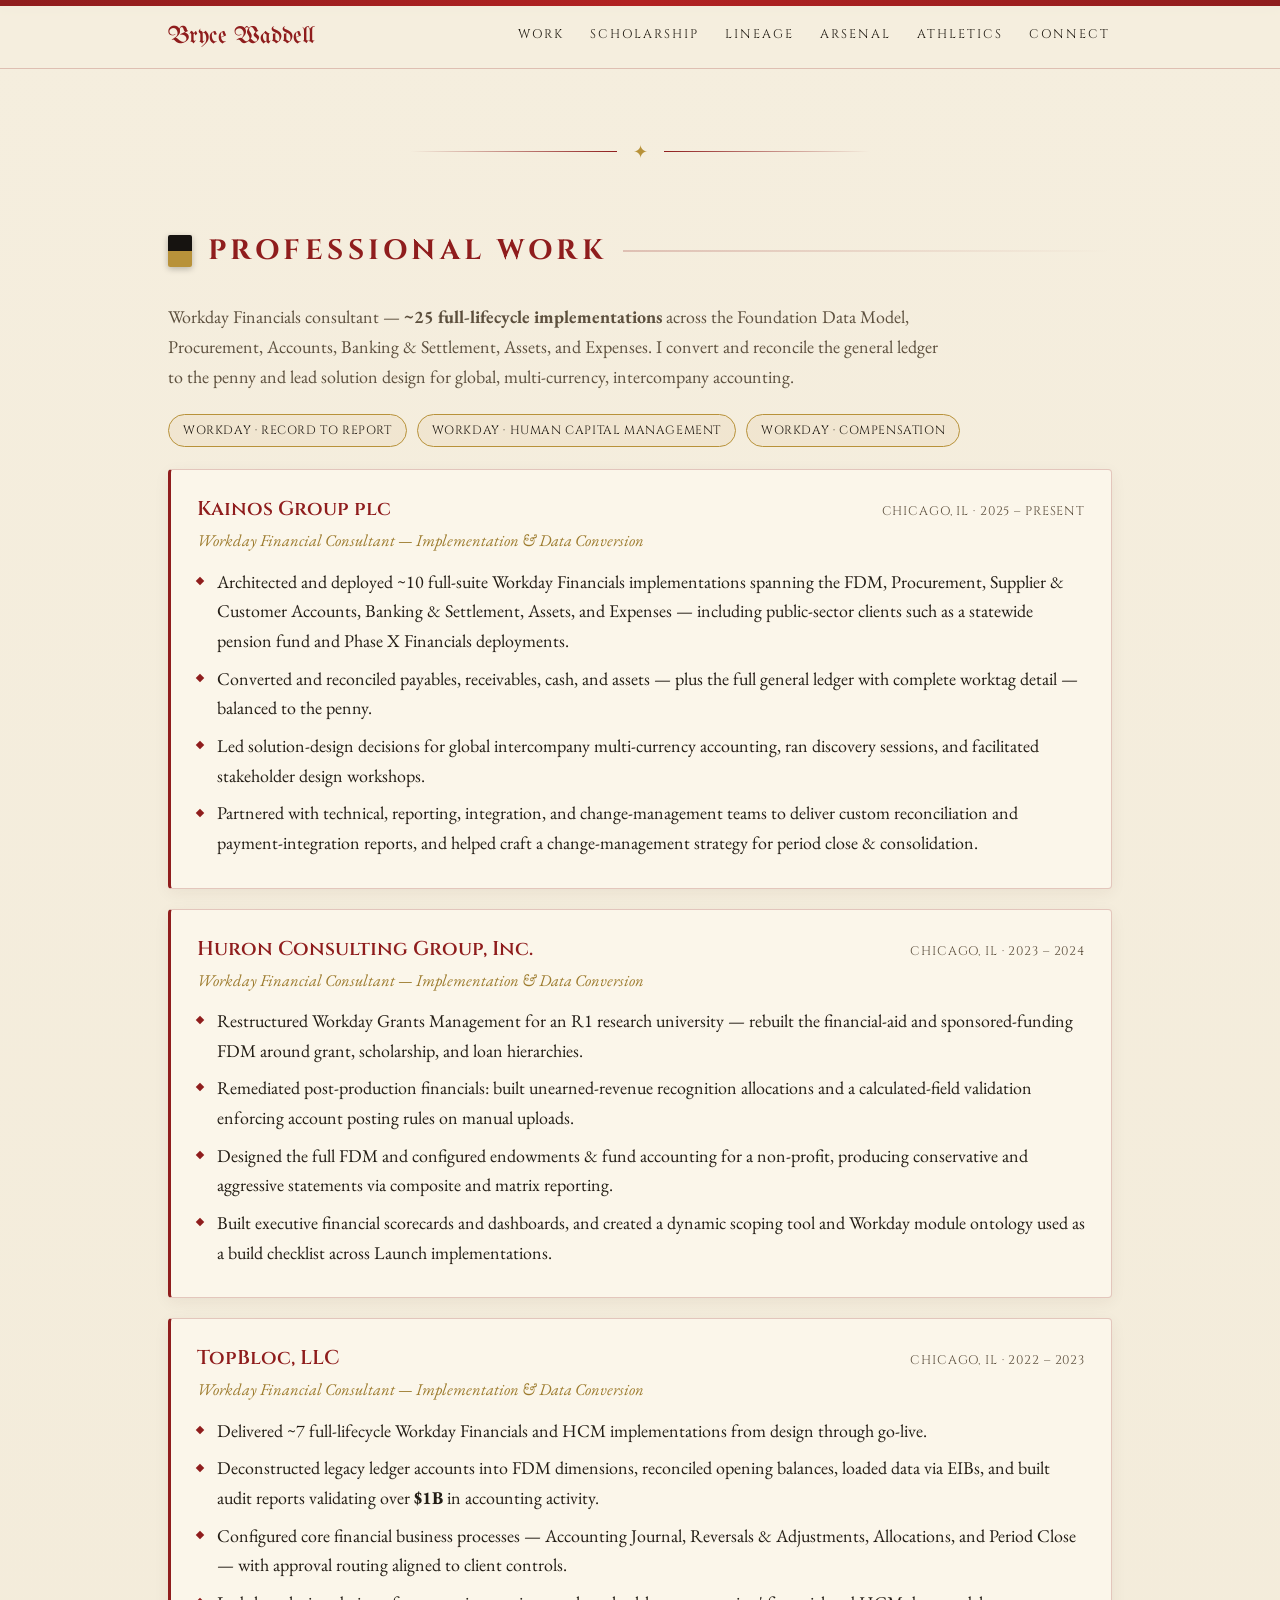
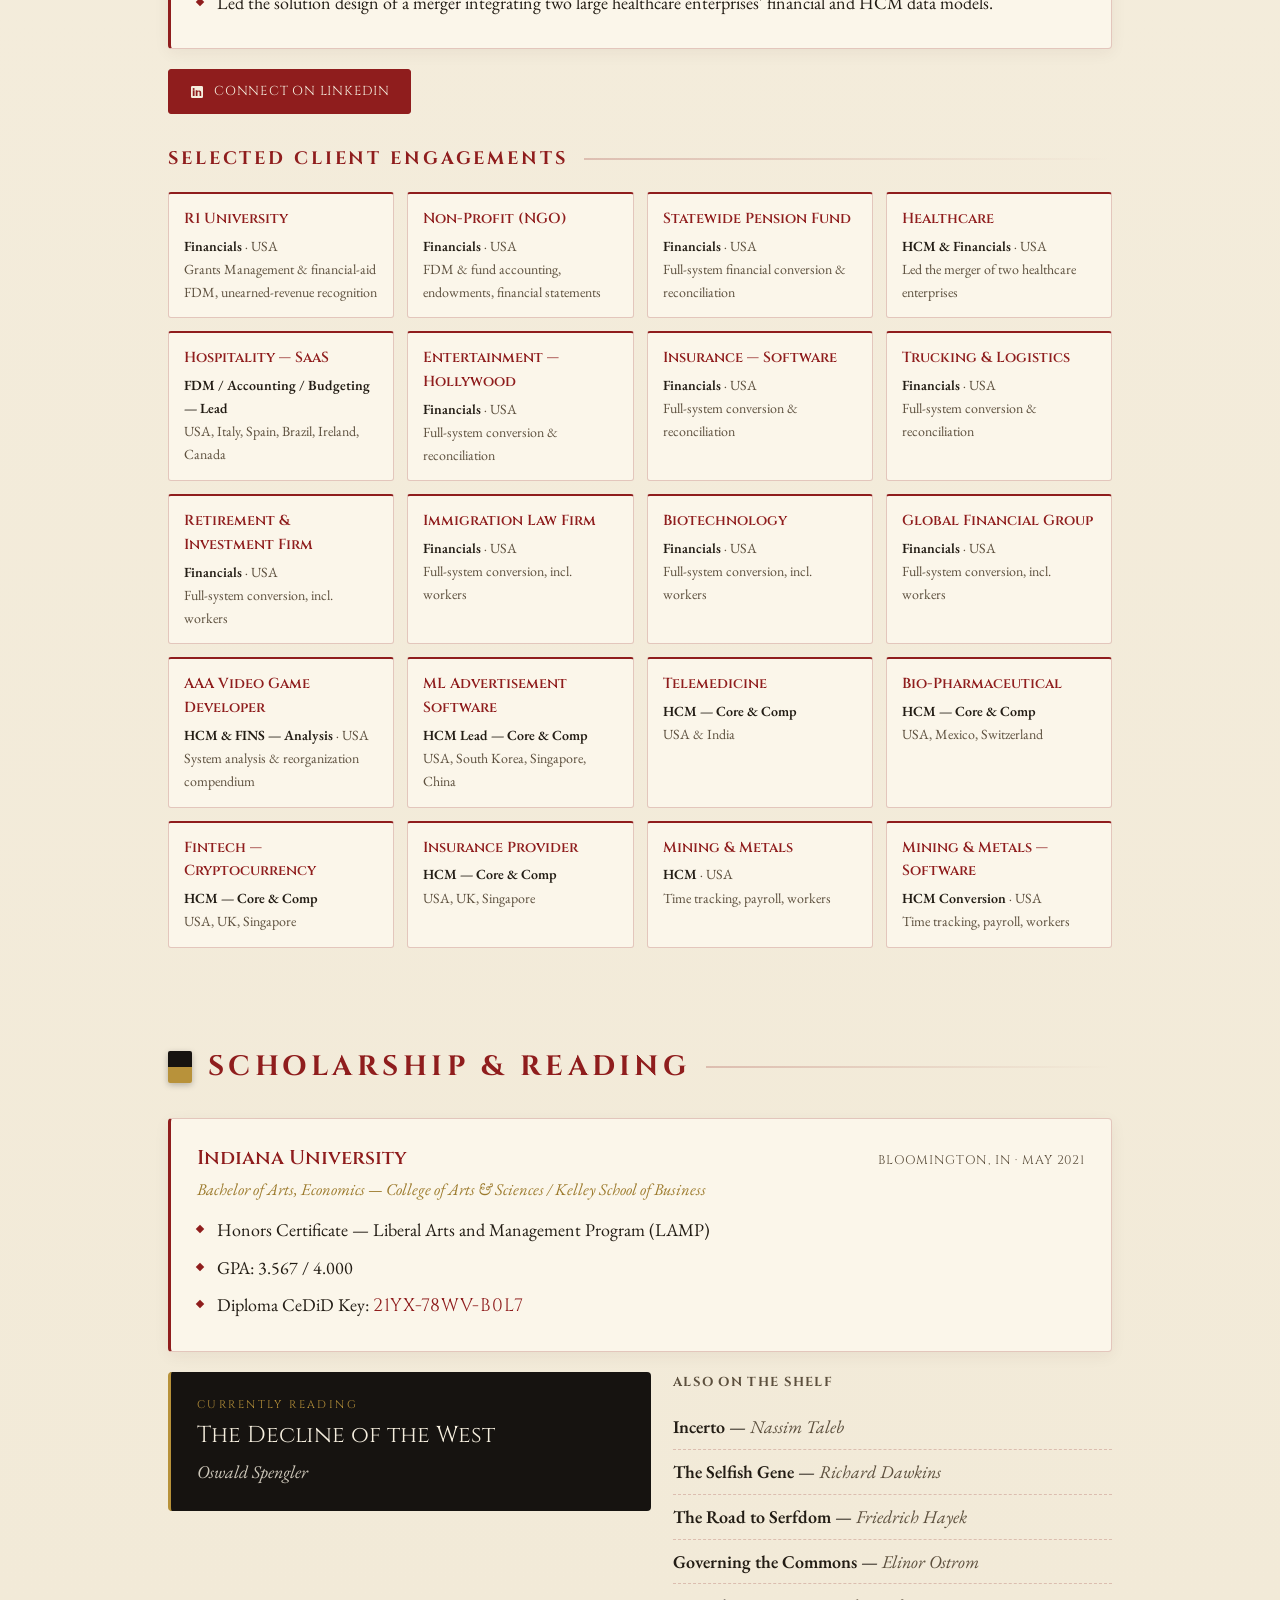
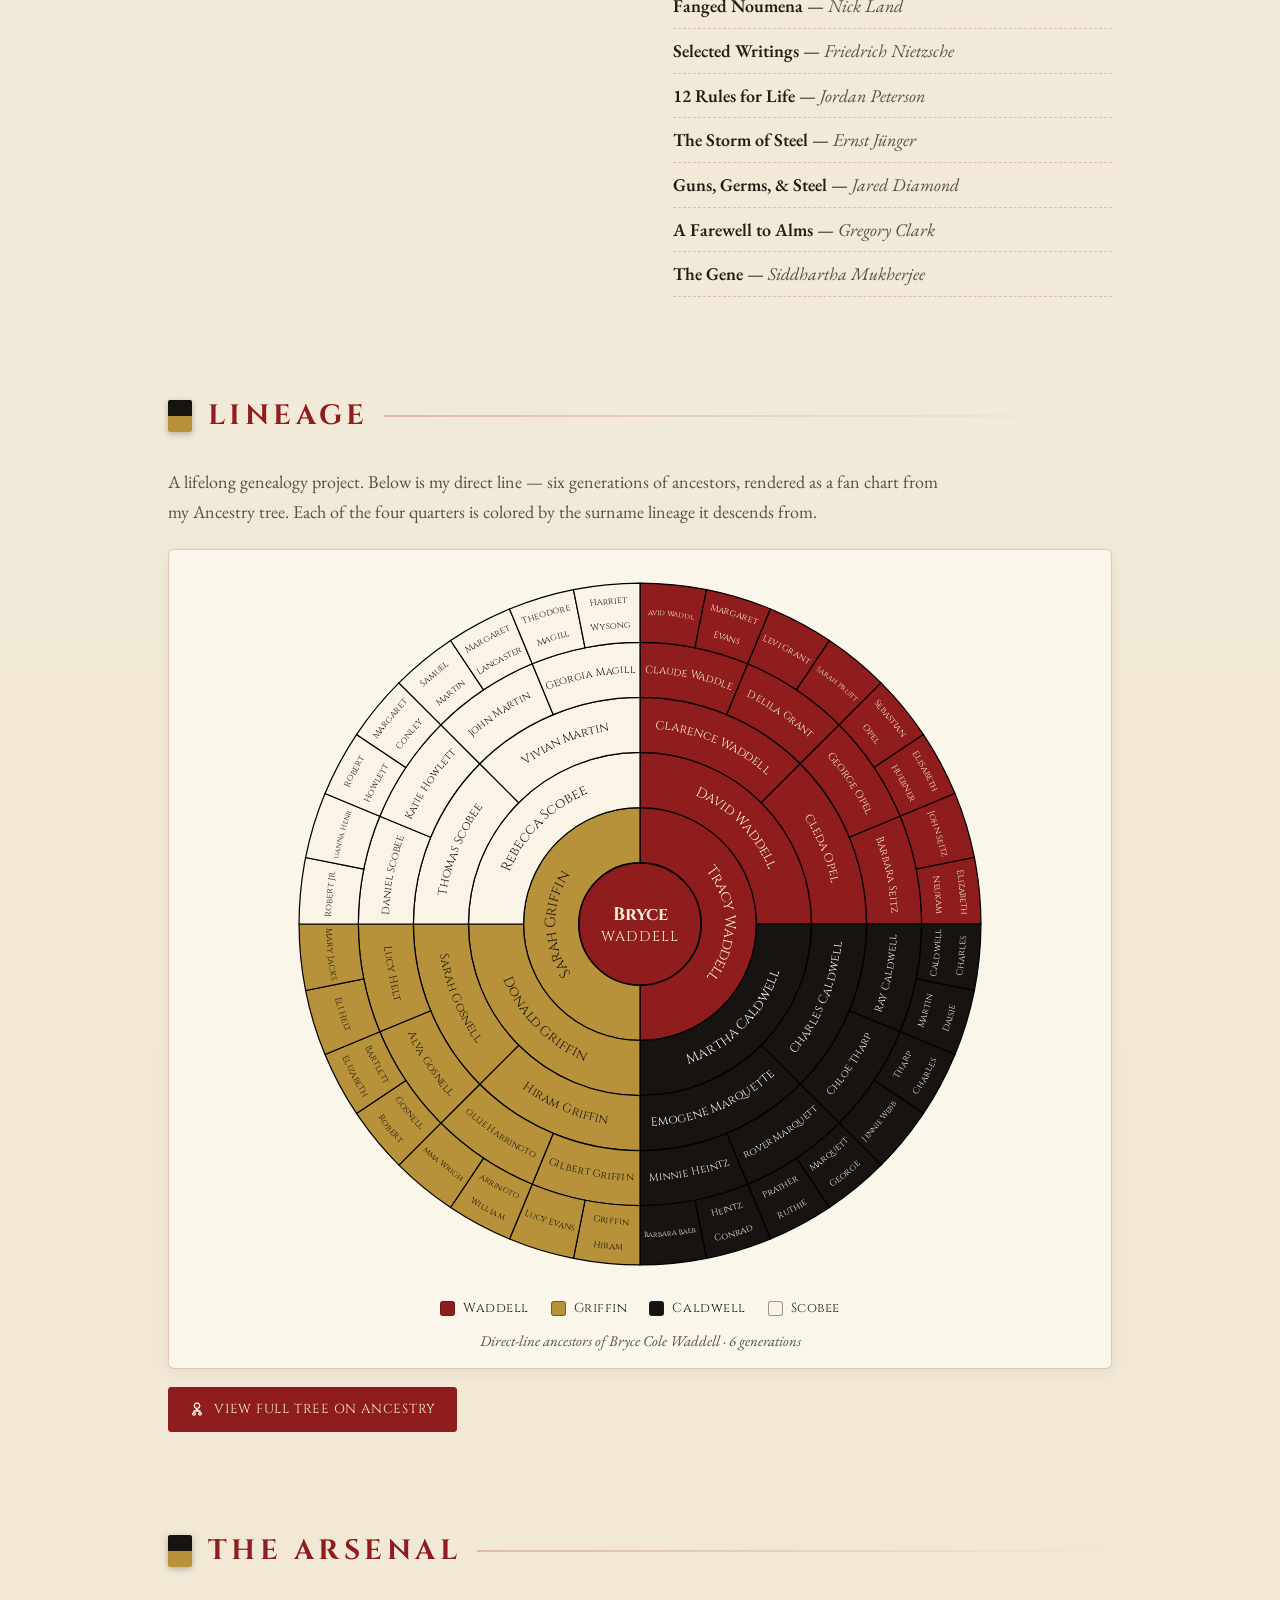
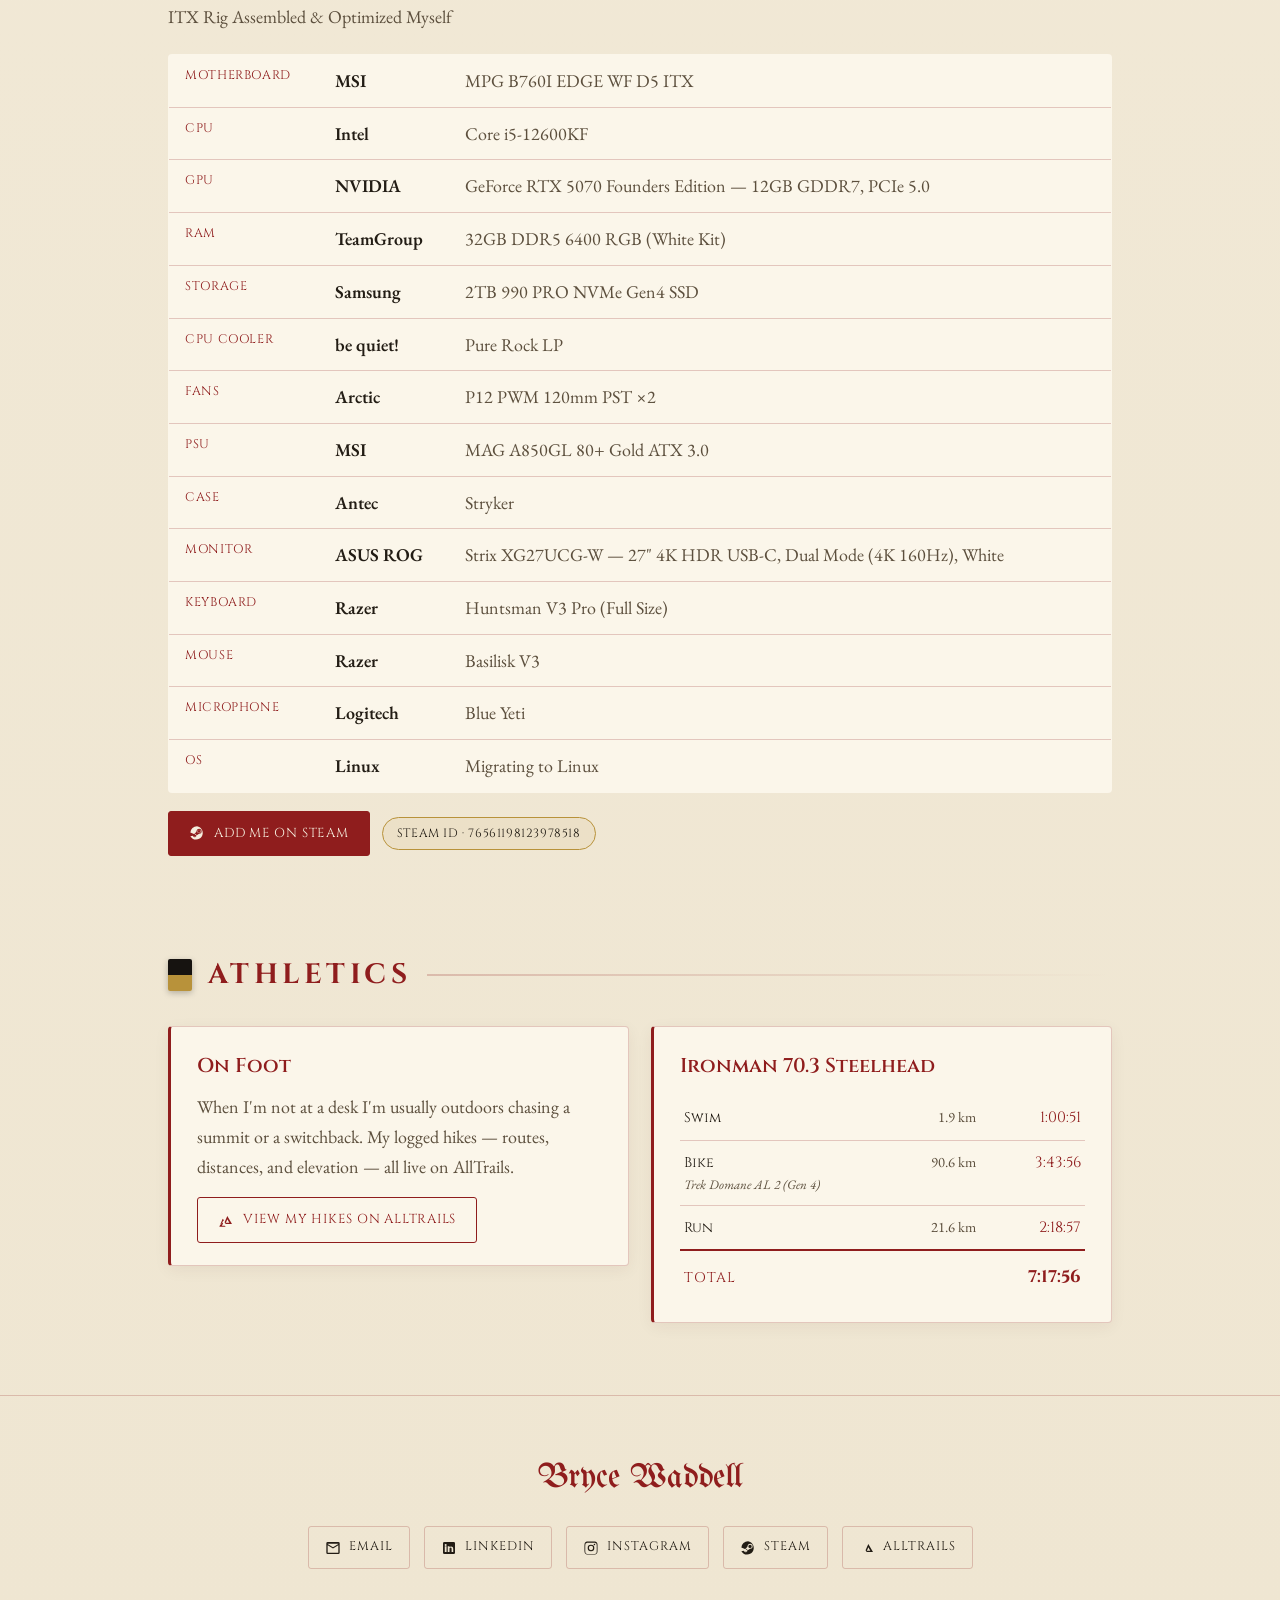
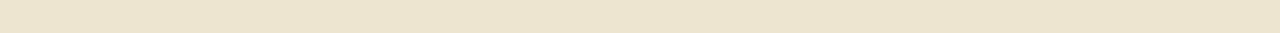
<file: index v5 HRE Style.html>
<!DOCTYPE html>
<html lang="en">
<head>
<meta charset="UTF-8">
<meta name="viewport" content="width=device-width, initial-scale=1.0">
<title>Bryce Waddell</title>
<meta name="description" content="Bryce Waddell — philosopher and Workday Financial Consultant. Professional work, genealogy, reading, PC building, and the trail.">
<link rel="preconnect" href="https://fonts.googleapis.com">
<link rel="preconnect" href="https://fonts.gstatic.com" crossorigin>
<link href="https://fonts.googleapis.com/css2?family=Cinzel:wght@400;500;600;700&family=Cinzel+Decorative:wght@700&family=EB+Garamond:ital,wght@0,400;0,500;0,600;1,400&family=UnifrakturMaguntia&display=swap" rel="stylesheet">
<style>
  :root{
    /* PRIMARY schema — Military / War Banner (white & red) */
    --parchment:#f5eede;
    --parchment-2:#efe6d2;
    --panel:#fbf6ea;
    --war-red:#8f1d1d;
    --war-red-bright:#b22222;
    --ink:#221c14;
    --ink-soft:#5c4f3d;
    /* SECONDARY schema — Imperial Banner (black & gold) */
    --imperial-black:#161310;
    --gold:#b8923a;
    --gold-dim:#9c7a2c;
    --rule:rgba(143,29,29,.22);
  }
  *{box-sizing:border-box;margin:0;padding:0}
  html{scroll-behavior:smooth}
  body{
    font-family:'EB Garamond',Georgia,serif;
    background:
      radial-gradient(1100px 520px at 50% -8%, rgba(143,29,29,.07), transparent 60%),
      linear-gradient(180deg, var(--parchment) 0%, var(--parchment-2) 100%);
    color:var(--ink);line-height:1.65;font-size:18px;-webkit-font-smoothing:antialiased;min-height:100vh;
  }
  a{color:var(--war-red);text-decoration:none;transition:color .2s}
  a:hover{color:var(--imperial-black)}
  .wrap{max-width:1000px;margin:0 auto;padding:0 28px}
  .top-band{height:6px;background:linear-gradient(90deg,var(--war-red),var(--war-red-bright),var(--war-red))}

  /* ---- Nav ---- */
  nav{position:sticky;top:0;z-index:20;background:rgba(245,238,222,.92);backdrop-filter:blur(6px);
      border-bottom:1px solid var(--rule)}
  nav .inner{max-width:1000px;margin:0 auto;display:flex;flex-wrap:wrap;align-items:center;gap:4px 22px;padding:11px 28px}
  nav .brand{font-family:'UnifrakturMaguntia',serif;font-size:24px;color:var(--war-red);margin-right:auto}
  nav a{font-family:'Cinzel',serif;font-size:12.5px;letter-spacing:.16em;text-transform:uppercase;color:var(--ink);
        padding:4px 2px;border-bottom:2px solid transparent}
  nav a:hover{color:var(--war-red);border-bottom-color:var(--gold)}

  /* ---- Hero ---- */
  header.hero{text-align:center;padding:40px 28px 14px}
  .wordmark{font-family:'UnifrakturMaguntia',serif;font-size:clamp(48px,9vw,92px);line-height:1;color:var(--war-red);
            text-shadow:0 1px 0 rgba(0,0,0,.12)}
  .interests{font-family:'Cinzel',serif;text-transform:uppercase;letter-spacing:.26em;
             font-size:clamp(11px,2vw,15px);color:var(--ink);margin-top:20px}
  .interests span{color:var(--gold-dim)}
  .motto{font-style:italic;color:var(--ink-soft);margin:18px auto 0;max-width:680px;font-size:19px}
  .crest-divider{display:flex;align-items:center;justify-content:center;gap:16px;margin:28px auto 0;max-width:460px}
  .crest-divider .line{height:1px;flex:1;background:linear-gradient(90deg,transparent,var(--war-red))}
  .crest-divider .line.r{background:linear-gradient(90deg,var(--war-red),transparent)}
  .crest-divider .pip{color:var(--gold);font-size:18px}

  /* ---- Sections ---- */
  section{padding:48px 0;scroll-margin-top:64px}
  .section-head{display:flex;align-items:center;gap:16px;margin-bottom:28px}
  .section-head h2{font-family:'Cinzel',serif;font-weight:700;text-transform:uppercase;letter-spacing:.16em;
                   font-size:clamp(20px,3vw,28px);color:var(--war-red);white-space:nowrap}
  /* secondary (imperial) marker: black-over-gold banner */
  .section-head .banner{width:24px;height:32px;flex:none;border-radius:2px;
    background:linear-gradient(180deg,var(--imperial-black) 0 50%,var(--gold) 50% 100%);
    box-shadow:0 2px 6px rgba(0,0,0,.25)}
  .section-head .rule{height:2px;flex:1;background:linear-gradient(90deg,var(--rule),transparent)}
  .section-intro{color:var(--ink-soft);max-width:780px;margin-bottom:22px;font-size:18px}

  /* ---- Cards ---- */
  .card{background:var(--panel);border:1px solid var(--rule);border-left:3px solid var(--war-red);border-radius:4px;
        padding:22px 26px;margin-bottom:20px;box-shadow:0 4px 16px rgba(60,30,20,.06)}
  .card .role-row{display:flex;flex-wrap:wrap;justify-content:space-between;align-items:baseline;gap:6px}
  .card h3{font-family:'Cinzel',serif;font-size:20px;color:var(--war-red);font-weight:600}
  .card .org-when{font-family:'Cinzel',serif;font-size:12.5px;letter-spacing:.07em;color:var(--ink-soft);text-transform:uppercase}
  .card .subrole{color:var(--gold-dim);font-style:italic;margin:2px 0 12px;font-size:16.5px}
  .card ul{list-style:none;margin:0}
  .card li{position:relative;padding-left:20px;margin-bottom:8px}
  .card li::before{content:"";position:absolute;left:0;top:.62em;width:6px;height:6px;background:var(--war-red);transform:rotate(45deg)}

  /* buttons */
  .btn-row{display:flex;flex-wrap:wrap;gap:12px;margin-top:6px}
  .btn{display:inline-flex;align-items:center;gap:9px;font-family:'Cinzel',serif;font-size:13px;letter-spacing:.06em;
       text-transform:uppercase;color:var(--parchment);background:var(--war-red);padding:11px 20px;border-radius:3px;
       border:1px solid var(--war-red);transition:all .2s}
  .btn:hover{background:var(--imperial-black);border-color:var(--gold);color:var(--gold)}
  .btn.ghost{background:transparent;color:var(--war-red)}
  .btn.ghost:hover{background:var(--war-red);color:var(--parchment);border-color:var(--war-red)}
  .btn svg{width:16px;height:16px;fill:currentColor}

  /* pills */
  .pill-row{display:flex;flex-wrap:wrap;gap:10px;margin-top:14px}
  .pill{font-family:'Cinzel',serif;font-size:12px;letter-spacing:.05em;text-transform:uppercase;color:var(--ink);
        border:1px solid var(--gold);border-radius:999px;padding:6px 14px;background:rgba(184,146,58,.08)}

  /* clients grid */
  .clients{display:grid;grid-template-columns:repeat(auto-fill,minmax(220px,1fr));gap:13px}
  .client{border:1px solid var(--rule);border-top:2px solid var(--war-red);border-radius:3px;padding:13px 15px;background:var(--panel)}
  .client .name{font-family:'Cinzel',serif;color:var(--war-red);font-size:14.5px;font-weight:600}
  .client .meta{font-size:14px;color:var(--ink-soft);margin-top:4px}
  .client .meta b{color:var(--ink);font-weight:600}

  /* reading */
  .reading{display:grid;grid-template-columns:1.1fr 1fr;gap:22px;align-items:start}
  .now-reading{background:var(--imperial-black);color:var(--parchment);border-radius:4px;padding:24px 26px;border-left:3px solid var(--gold)}
  .now-reading .tag{font-family:'Cinzel',serif;font-size:11px;letter-spacing:.22em;text-transform:uppercase;color:var(--gold)}
  .now-reading .bk{font-family:'Cinzel',serif;font-size:23px;margin-top:8px;line-height:1.25}
  .now-reading .au{font-style:italic;color:var(--parchment);opacity:.82;margin-top:6px}
  .shelf h4{font-family:'Cinzel',serif;font-size:13px;letter-spacing:.1em;text-transform:uppercase;color:var(--ink-soft);margin-bottom:12px}
  .shelf ul{list-style:none}
  .shelf li{padding:7px 0;border-bottom:1px dashed var(--rule)}
  .shelf li .t{font-weight:600;color:var(--ink)}
  .shelf li .a{color:var(--ink-soft);font-style:italic}

  /* fan chart */
  .fanwrap{background:var(--panel);border:1px solid var(--rule);border-radius:6px;padding:14px;box-shadow:0 4px 16px rgba(60,30,20,.06)}
  .fanchart{display:block;width:100%;height:auto;max-width:720px;margin:0 auto}
  .fan-legend{display:flex;flex-wrap:wrap;justify-content:center;gap:8px 22px;margin-top:14px}
  .fan-legend .lg{display:inline-flex;align-items:center;gap:8px;font-family:'Cinzel',serif;font-size:13px;letter-spacing:.04em;color:var(--ink)}
  .fan-legend .lg i{width:15px;height:15px;border-radius:3px;display:inline-block;border:1px solid rgba(36,31,24,.45)}
  .fan-legend .lg em{font-style:normal;color:var(--ink-soft);font-size:12px}
  .fan-cap{text-align:center;color:var(--ink-soft);font-style:italic;font-size:15px;margin-top:10px}

  /* rig table */
  .rig{width:100%;border-collapse:collapse;background:var(--panel);border:1px solid var(--rule);border-radius:4px;overflow:hidden}
  .rig td{padding:11px 16px;border-bottom:1px solid var(--rule);vertical-align:top}
  .rig tr:last-child td{border-bottom:none}
  .rig .cat{font-family:'Cinzel',serif;font-size:12.5px;letter-spacing:.05em;text-transform:uppercase;color:var(--war-red);width:150px;white-space:nowrap}
  .rig .mk{font-weight:600;color:var(--ink);width:130px}
  .rig .md{color:var(--ink-soft)}
  .rig tr:hover td{background:rgba(184,146,58,.06)}

  /* ironman splits */
  .splits{width:100%;border-collapse:collapse;margin-top:14px}
  .splits td{padding:9px 4px;border-bottom:1px solid var(--rule);vertical-align:baseline}
  .splits .leg{font-family:'Cinzel',serif;font-size:14px;color:var(--ink)}
  .splits .leg span{display:block;font-family:'EB Garamond',serif;font-style:italic;font-size:13px;color:var(--ink-soft);letter-spacing:0}
  .splits .dist{color:var(--ink-soft);font-size:14.5px;text-align:right;white-space:nowrap;padding-right:18px}
  .splits .time{font-family:'Cinzel',serif;font-size:15px;color:var(--war-red);text-align:right;white-space:nowrap}
  .splits tr:last-child td{border-bottom:none}
  .splits .total .leg{text-transform:uppercase;letter-spacing:.08em;color:var(--war-red)}
  .splits .total .time{font-weight:700;font-size:17px}
  .splits .total td{border-top:2px solid var(--war-red);padding-top:12px}

  /* two-col generic */
  .two{display:grid;grid-template-columns:1fr 1fr;gap:22px;align-items:start}

  /* footer / connect */
  footer{text-align:center;padding:54px 28px 64px;border-top:1px solid var(--rule);margin-top:24px}
  footer .wm{font-family:'UnifrakturMaguntia',serif;color:var(--war-red);font-size:34px}
  .social{display:flex;flex-wrap:wrap;justify-content:center;gap:14px;margin-top:20px}
  .social a{display:inline-flex;align-items:center;gap:8px;font-family:'Cinzel',serif;font-size:12.5px;letter-spacing:.08em;
            text-transform:uppercase;color:var(--ink);border:1px solid var(--rule);padding:10px 16px;border-radius:3px}
  .social a:hover{color:var(--war-red);border-color:var(--gold)}
  .social svg{width:16px;height:16px;fill:currentColor}
  footer .small{color:var(--ink-soft);font-size:14px;margin-top:24px;font-style:italic}

  @media(max-width:760px){
    .reading,.two{grid-template-columns:1fr}
    .section-head .banner{display:none}
    nav .brand{font-size:20px}
  }
</style>
</head>
<body>
<div class="top-band"></div>

<nav><div class="inner">
  <span class="brand">Bryce Waddell</span>
  <a href="#work">Work</a>
  <a href="#scholarship">Scholarship</a>
  <a href="#lineage">Lineage</a>
  <a href="#arsenal">Arsenal</a>
  <a href="#athletics">Athletics</a>
  <a href="#connect">Connect</a>
</div></nav>

<header class="hero">
  <div class="crest-divider"><span class="line"></span><span class="pip">&#10022;</span><span class="line r"></span></div>
</header>

<main class="wrap">

  <!-- PROFESSIONAL WORK -->
  <section id="work">
    <div class="section-head"><span class="banner"></span><h2>Professional Work</h2><span class="rule"></span></div>
    <p class="section-intro">Workday Financials consultant — <b>~25 full-lifecycle implementations</b> across the Foundation Data Model, Procurement, Accounts, Banking &amp; Settlement, Assets, and Expenses. I convert and reconcile the general ledger to the penny and lead solution design for global, multi-currency, intercompany accounting.</p>
    <div class="pill-row" style="margin-bottom:22px">
      <span class="pill">Workday &middot; Record to Report</span>
      <span class="pill">Workday &middot; Human Capital Management</span>
      <span class="pill">Workday &middot; Compensation</span>
    </div>

    <div class="card">
      <div class="role-row"><h3>Kainos Group plc</h3><span class="org-when">Chicago, IL &middot; 2025 &ndash; Present</span></div>
      <div class="subrole">Workday Financial Consultant &mdash; Implementation &amp; Data Conversion</div>
      <ul>
        <li>Architected and deployed ~10 full-suite Workday Financials implementations spanning the FDM, Procurement, Supplier &amp; Customer Accounts, Banking &amp; Settlement, Assets, and Expenses &mdash; including public-sector clients such as a statewide pension fund and Phase X Financials deployments.</li>
        <li>Converted and reconciled payables, receivables, cash, and assets &mdash; plus the full general ledger with complete worktag detail &mdash; balanced to the penny.</li>
        <li>Led solution-design decisions for global intercompany multi-currency accounting, ran discovery sessions, and facilitated stakeholder design workshops.</li>
        <li>Partnered with technical, reporting, integration, and change-management teams to deliver custom reconciliation and payment-integration reports, and helped craft a change-management strategy for period close &amp; consolidation.</li>
      </ul>
    </div>

    <div class="card">
      <div class="role-row"><h3>Huron Consulting Group, Inc.</h3><span class="org-when">Chicago, IL &middot; 2023 &ndash; 2024</span></div>
      <div class="subrole">Workday Financial Consultant &mdash; Implementation &amp; Data Conversion</div>
      <ul>
        <li>Restructured Workday Grants Management for an R1 research university &mdash; rebuilt the financial-aid and sponsored-funding FDM around grant, scholarship, and loan hierarchies.</li>
        <li>Remediated post-production financials: built unearned-revenue recognition allocations and a calculated-field validation enforcing account posting rules on manual uploads.</li>
        <li>Designed the full FDM and configured endowments &amp; fund accounting for a non-profit, producing conservative and aggressive statements via composite and matrix reporting.</li>
        <li>Built executive financial scorecards and dashboards, and created a dynamic scoping tool and Workday module ontology used as a build checklist across Launch implementations.</li>
      </ul>
    </div>

    <div class="card">
      <div class="role-row"><h3>TopBloc, LLC</h3><span class="org-when">Chicago, IL &middot; 2022 &ndash; 2023</span></div>
      <div class="subrole">Workday Financial Consultant &mdash; Implementation &amp; Data Conversion</div>
      <ul>
        <li>Delivered ~7 full-lifecycle Workday Financials and HCM implementations from design through go-live.</li>
        <li>Deconstructed legacy ledger accounts into FDM dimensions, reconciled opening balances, loaded data via EIBs, and built audit reports validating over <b>$1B</b> in accounting activity.</li>
        <li>Configured core financial business processes &mdash; Accounting Journal, Reversals &amp; Adjustments, Allocations, and Period Close &mdash; with approval routing aligned to client controls.</li>
        <li>Led the solution design of a merger integrating two large healthcare enterprises' financial and HCM data models.</li>
      </ul>
    </div>

    <div class="btn-row">
      <a class="btn" href="https://www.linkedin.com/in/bryce-waddell/" target="_blank" rel="noopener">
        <svg viewBox="0 0 24 24"><path d="M19 3a2 2 0 0 1 2 2v14a2 2 0 0 1-2 2H5a2 2 0 0 1-2-2V5a2 2 0 0 1 2-2h14zM8.34 9.5H5.67V18h2.67V9.5zM7 5.88a1.55 1.55 0 1 0 0 3.1 1.55 1.55 0 0 0 0-3.1zM18.34 18v-4.67c0-2.5-1.34-3.67-3.13-3.67a2.7 2.7 0 0 0-2.45 1.35V9.5h-2.67V18h2.67v-4.5c0-1.18.22-2.32 1.68-2.32 1.44 0 1.46 1.35 1.46 2.4V18h2.67z"/></svg>
        Connect on LinkedIn
      </a>
    </div>

    <div style="margin-top:30px">
      <div class="section-head" style="margin-bottom:18px"><h2 style="font-size:18px">Selected Client Engagements</h2><span class="rule"></span></div>
      <div class="clients">
        <div class="client"><div class="name">R1 University</div><div class="meta"><b>Financials</b> &middot; USA<br>Grants Management &amp; financial-aid FDM, unearned-revenue recognition</div></div>
        <div class="client"><div class="name">Non-Profit (NGO)</div><div class="meta"><b>Financials</b> &middot; USA<br>FDM &amp; fund accounting, endowments, financial statements</div></div>
        <div class="client"><div class="name">Statewide Pension Fund</div><div class="meta"><b>Financials</b> &middot; USA<br>Full-system financial conversion &amp; reconciliation</div></div>
        <div class="client"><div class="name">Healthcare</div><div class="meta"><b>HCM &amp; Financials</b> &middot; USA<br>Led the merger of two healthcare enterprises</div></div>
        <div class="client"><div class="name">Hospitality &mdash; SaaS</div><div class="meta"><b>FDM / Accounting / Budgeting &mdash; Lead</b><br>USA, Italy, Spain, Brazil, Ireland, Canada</div></div>
        <div class="client"><div class="name">Entertainment &mdash; Hollywood</div><div class="meta"><b>Financials</b> &middot; USA<br>Full-system conversion &amp; reconciliation</div></div>
        <div class="client"><div class="name">Insurance &mdash; Software</div><div class="meta"><b>Financials</b> &middot; USA<br>Full-system conversion &amp; reconciliation</div></div>
        <div class="client"><div class="name">Trucking &amp; Logistics</div><div class="meta"><b>Financials</b> &middot; USA<br>Full-system conversion &amp; reconciliation</div></div>
        <div class="client"><div class="name">Retirement &amp; Investment Firm</div><div class="meta"><b>Financials</b> &middot; USA<br>Full-system conversion, incl. workers</div></div>
        <div class="client"><div class="name">Immigration Law Firm</div><div class="meta"><b>Financials</b> &middot; USA<br>Full-system conversion, incl. workers</div></div>
        <div class="client"><div class="name">Biotechnology</div><div class="meta"><b>Financials</b> &middot; USA<br>Full-system conversion, incl. workers</div></div>
        <div class="client"><div class="name">Global Financial Group</div><div class="meta"><b>Financials</b> &middot; USA<br>Full-system conversion, incl. workers</div></div>
        <div class="client"><div class="name">AAA Video Game Developer</div><div class="meta"><b>HCM &amp; FINS &mdash; Analysis</b> &middot; USA<br>System analysis &amp; reorganization compendium</div></div>
        <div class="client"><div class="name">ML Advertisement Software</div><div class="meta"><b>HCM Lead &mdash; Core &amp; Comp</b><br>USA, South Korea, Singapore, China</div></div>
        <div class="client"><div class="name">Telemedicine</div><div class="meta"><b>HCM &mdash; Core &amp; Comp</b><br>USA &amp; India</div></div>
        <div class="client"><div class="name">Bio-Pharmaceutical</div><div class="meta"><b>HCM &mdash; Core &amp; Comp</b><br>USA, Mexico, Switzerland</div></div>
        <div class="client"><div class="name">Fintech &mdash; Cryptocurrency</div><div class="meta"><b>HCM &mdash; Core &amp; Comp</b><br>USA, UK, Singapore</div></div>
        <div class="client"><div class="name">Insurance Provider</div><div class="meta"><b>HCM &mdash; Core &amp; Comp</b><br>USA, UK, Singapore</div></div>
        <div class="client"><div class="name">Mining &amp; Metals</div><div class="meta"><b>HCM</b> &middot; USA<br>Time tracking, payroll, workers</div></div>
        <div class="client"><div class="name">Mining &amp; Metals &mdash; Software</div><div class="meta"><b>HCM Conversion</b> &middot; USA<br>Time tracking, payroll, workers</div></div>
      </div>
    </div>
  </section>

  <!-- SCHOLARSHIP & READING -->
  <section id="scholarship">
    <div class="section-head"><span class="banner"></span><h2>Scholarship &amp; Reading</h2><span class="rule"></span></div>

    <div class="card">
      <div class="role-row"><h3>Indiana University</h3><span class="org-when">Bloomington, IN &middot; May 2021</span></div>
      <div class="subrole">Bachelor of Arts, Economics &mdash; College of Arts &amp; Sciences / Kelley School of Business</div>
      <ul>
        <li>Honors Certificate &mdash; Liberal Arts and Management Program (LAMP)</li>
        <li>GPA: 3.567 / 4.000</li>
        <li>Diploma CeDiD Key: <span style="font-family:'Cinzel',serif;letter-spacing:.04em;color:var(--war-red)">21YX-78WV-B0L7</span></li>
      </ul>
    </div>

    <div class="reading">
      <div class="now-reading">
        <div class="tag">Currently Reading</div>
        <div class="bk">The Decline of the West</div>
        <div class="au">Oswald Spengler</div>
      </div>
      <div class="shelf">
        <h4>Also on the shelf</h4>
        <ul>
          <li><span class="t">Incerto</span> &mdash; <span class="a">Nassim Taleb</span></li>
          <li><span class="t">The Selfish Gene</span> &mdash; <span class="a">Richard Dawkins</span></li>
          <li><span class="t">The Road to Serfdom</span> &mdash; <span class="a">Friedrich Hayek</span></li>
          <li><span class="t">Governing the Commons</span> &mdash; <span class="a">Elinor Ostrom</span></li>
          <li><span class="t">Fanged Noumena</span> &mdash; <span class="a">Nick Land</span></li>
          <li><span class="t">Selected Writings</span> &mdash; <span class="a">Friedrich Nietzsche</span></li>
          <li><span class="t">12 Rules for Life</span> &mdash; <span class="a">Jordan Peterson</span></li>
          <li><span class="t">The Storm of Steel</span> &mdash; <span class="a">Ernst J&uuml;nger</span></li>
          <li><span class="t">Guns, Germs, &amp; Steel</span> &mdash; <span class="a">Jared Diamond</span></li>
          <li><span class="t">A Farewell to Alms</span> &mdash; <span class="a">Gregory Clark</span></li>
          <li><span class="t">The Gene</span> &mdash; <span class="a">Siddhartha Mukherjee</span></li>
        </ul>
      </div>
    </div>
  </section>

  <!-- LINEAGE -->
  <section id="lineage">
    <div class="section-head"><span class="banner"></span><h2>Lineage</h2><span class="rule"></span></div>
    <p class="section-intro">A lifelong genealogy project. Below is my direct line &mdash; six generations of ancestors, rendered as a fan chart from my Ancestry tree. Each of the four quarters is colored by the surname lineage it descends from.</p>
    <div class="fanwrap">
      <svg viewBox="-340 -340 680 680" xmlns="http://www.w3.org/2000/svg" class="fanchart" role="img" aria-label="Fan chart of the direct-line ancestors of Bryce Cole Waddell, six generations">
<defs>
<path id="fp1" d="M3.66,-83.92 A84.00,84.00 0 0 1 3.66,83.92" fill="none"/>
<path id="fp2" d="M-3.66,83.92 A84.00,84.00 0 0 1 -3.66,-83.92" fill="none"/>
<path id="fp3" d="M4.75,-135.92 A136.00,136.00 0 0 1 135.92,-4.75" fill="none"/>
<path id="fp4" d="M4.75,135.92 A136.00,136.00 0 0 0 135.92,4.75" fill="none"/>
<path id="fp5" d="M-135.92,4.75 A136.00,136.00 0 0 0 -4.75,135.92" fill="none"/>
<path id="fp6" d="M-135.92,-4.75 A136.00,136.00 0 0 1 -4.75,-135.92" fill="none"/>
<path id="fp7" d="M5.25,-187.93 A188.00,188.00 0 0 1 129.17,-136.60" fill="none"/>
<path id="fp8" d="M136.60,-129.17 A188.00,188.00 0 0 1 187.93,-5.25" fill="none"/>
<path id="fp9" d="M136.60,129.17 A188.00,188.00 0 0 0 187.93,5.25" fill="none"/>
<path id="fp10" d="M5.25,187.93 A188.00,188.00 0 0 0 129.17,136.60" fill="none"/>
<path id="fp11" d="M-129.17,136.60 A188.00,188.00 0 0 0 -5.25,187.93" fill="none"/>
<path id="fp12" d="M-187.93,5.25 A188.00,188.00 0 0 0 -136.60,129.17" fill="none"/>
<path id="fp13" d="M-187.93,-5.25 A188.00,188.00 0 0 1 -136.60,-129.17" fill="none"/>
<path id="fp14" d="M-129.17,-136.60 A188.00,188.00 0 0 1 -5.25,-187.93" fill="none"/>
<path id="fp15" d="M5.44,-239.94 A240.00,240.00 0 0 1 86.79,-223.76" fill="none"/>
<path id="fp16" d="M96.85,-219.59 A240.00,240.00 0 0 1 165.81,-173.51" fill="none"/>
<path id="fp17" d="M173.51,-165.81 A240.00,240.00 0 0 1 219.59,-96.85" fill="none"/>
<path id="fp18" d="M223.76,-86.79 A240.00,240.00 0 0 1 239.94,-5.44" fill="none"/>
<path id="fp19" d="M223.76,86.79 A240.00,240.00 0 0 0 239.94,5.44" fill="none"/>
<path id="fp20" d="M173.51,165.81 A240.00,240.00 0 0 0 219.59,96.85" fill="none"/>
<path id="fp21" d="M96.85,219.59 A240.00,240.00 0 0 0 165.81,173.51" fill="none"/>
<path id="fp22" d="M5.44,239.94 A240.00,240.00 0 0 0 86.79,223.76" fill="none"/>
<path id="fp23" d="M-86.79,223.76 A240.00,240.00 0 0 0 -5.44,239.94" fill="none"/>
<path id="fp24" d="M-165.81,173.51 A240.00,240.00 0 0 0 -96.85,219.59" fill="none"/>
<path id="fp25" d="M-219.59,96.85 A240.00,240.00 0 0 0 -173.51,165.81" fill="none"/>
<path id="fp26" d="M-239.94,5.44 A240.00,240.00 0 0 0 -223.76,86.79" fill="none"/>
<path id="fp27" d="M-239.94,-5.44 A240.00,240.00 0 0 1 -223.76,-86.79" fill="none"/>
<path id="fp28" d="M-219.59,-96.85 A240.00,240.00 0 0 1 -173.51,-165.81" fill="none"/>
<path id="fp29" d="M-165.81,-173.51 A240.00,240.00 0 0 1 -96.85,-219.59" fill="none"/>
<path id="fp30" d="M-86.79,-223.76 A240.00,240.00 0 0 1 -5.44,-239.94" fill="none"/>
<path id="fp31" d="M5.39,-293.95 A294.00,294.00 0 0 1 52.06,-289.35" fill="none"/>
<path id="fp32" d="M65.14,-298.74 A305.76,305.76 0 0 1 111.81,-284.58" fill="none"/>
<path id="fp33" d="M60.13,-275.76 A282.24,282.24 0 0 1 103.21,-262.69" fill="none"/>
<path id="fp34" d="M117.47,-269.51 A294.00,294.00 0 0 1 158.83,-247.40" fill="none"/>
<path id="fp35" d="M167.79,-241.42 A294.00,294.00 0 0 1 204.04,-211.66" fill="none"/>
<path id="fp36" d="M220.13,-212.21 A305.76,305.76 0 0 1 251.07,-174.50" fill="none"/>
<path id="fp37" d="M203.20,-195.88 A282.24,282.24 0 0 1 231.76,-161.08" fill="none"/>
<path id="fp38" d="M257.30,-165.18 A305.76,305.76 0 0 1 280.29,-122.17" fill="none"/>
<path id="fp39" d="M237.51,-152.48 A282.24,282.24 0 0 1 258.73,-112.77" fill="none"/>
<path id="fp40" d="M273.64,-107.51 A294.00,294.00 0 0 1 287.25,-62.63" fill="none"/>
<path id="fp41" d="M300.93,-54.15 A305.76,305.76 0 0 1 305.71,-5.60" fill="none"/>
<path id="fp42" d="M277.78,-49.98 A282.24,282.24 0 0 1 282.19,-5.17" fill="none"/>
<path id="fp43" d="M300.93,54.15 A305.76,305.76 0 0 0 305.71,5.60" fill="none"/>
<path id="fp44" d="M277.78,49.98 A282.24,282.24 0 0 0 282.19,5.17" fill="none"/>
<path id="fp45" d="M284.58,111.81 A305.76,305.76 0 0 0 298.74,65.14" fill="none"/>
<path id="fp46" d="M262.69,103.21 A282.24,282.24 0 0 0 275.76,60.13" fill="none"/>
<path id="fp47" d="M257.30,165.18 A305.76,305.76 0 0 0 280.29,122.17" fill="none"/>
<path id="fp48" d="M237.51,152.48 A282.24,282.24 0 0 0 258.73,112.77" fill="none"/>
<path id="fp49" d="M211.66,204.04 A294.00,294.00 0 0 0 241.42,167.79" fill="none"/>
<path id="fp50" d="M174.50,251.07 A305.76,305.76 0 0 0 212.21,220.13" fill="none"/>
<path id="fp51" d="M161.08,231.76 A282.24,282.24 0 0 0 195.88,203.20" fill="none"/>
<path id="fp52" d="M122.17,280.29 A305.76,305.76 0 0 0 165.18,257.30" fill="none"/>
<path id="fp53" d="M112.77,258.73 A282.24,282.24 0 0 0 152.48,237.51" fill="none"/>
<path id="fp54" d="M65.14,298.74 A305.76,305.76 0 0 0 111.81,284.58" fill="none"/>
<path id="fp55" d="M60.13,275.76 A282.24,282.24 0 0 0 103.21,262.69" fill="none"/>
<path id="fp56" d="M5.39,293.95 A294.00,294.00 0 0 0 52.06,289.35" fill="none"/>
<path id="fp57" d="M-54.15,300.93 A305.76,305.76 0 0 0 -5.60,305.71" fill="none"/>
<path id="fp58" d="M-49.98,277.78 A282.24,282.24 0 0 0 -5.17,282.19" fill="none"/>
<path id="fp59" d="M-107.51,273.64 A294.00,294.00 0 0 0 -62.63,287.25" fill="none"/>
<path id="fp60" d="M-165.18,257.30 A305.76,305.76 0 0 0 -122.17,280.29" fill="none"/>
<path id="fp61" d="M-152.48,237.51 A282.24,282.24 0 0 0 -112.77,258.73" fill="none"/>
<path id="fp62" d="M-204.04,211.66 A294.00,294.00 0 0 0 -167.79,241.42" fill="none"/>
<path id="fp63" d="M-251.07,174.50 A305.76,305.76 0 0 0 -220.13,212.21" fill="none"/>
<path id="fp64" d="M-231.76,161.08 A282.24,282.24 0 0 0 -203.20,195.88" fill="none"/>
<path id="fp65" d="M-280.29,122.17 A305.76,305.76 0 0 0 -257.30,165.18" fill="none"/>
<path id="fp66" d="M-258.73,112.77 A282.24,282.24 0 0 0 -237.51,152.48" fill="none"/>
<path id="fp67" d="M-287.25,62.63 A294.00,294.00 0 0 0 -273.64,107.51" fill="none"/>
<path id="fp68" d="M-293.95,5.39 A294.00,294.00 0 0 0 -289.35,52.06" fill="none"/>
<path id="fp69" d="M-293.95,-5.39 A294.00,294.00 0 0 1 -289.35,-52.06" fill="none"/>
<path id="fp70" d="M-287.25,-62.63 A294.00,294.00 0 0 1 -273.64,-107.51" fill="none"/>
<path id="fp71" d="M-280.29,-122.17 A305.76,305.76 0 0 1 -257.30,-165.18" fill="none"/>
<path id="fp72" d="M-258.73,-112.77 A282.24,282.24 0 0 1 -237.51,-152.48" fill="none"/>
<path id="fp73" d="M-251.07,-174.50 A305.76,305.76 0 0 1 -220.13,-212.21" fill="none"/>
<path id="fp74" d="M-231.76,-161.08 A282.24,282.24 0 0 1 -203.20,-195.88" fill="none"/>
<path id="fp75" d="M-212.21,-220.13 A305.76,305.76 0 0 1 -174.50,-251.07" fill="none"/>
<path id="fp76" d="M-195.88,-203.20 A282.24,282.24 0 0 1 -161.08,-231.76" fill="none"/>
<path id="fp77" d="M-165.18,-257.30 A305.76,305.76 0 0 1 -122.17,-280.29" fill="none"/>
<path id="fp78" d="M-152.48,-237.51 A282.24,282.24 0 0 1 -112.77,-258.73" fill="none"/>
<path id="fp79" d="M-111.81,-284.58 A305.76,305.76 0 0 1 -65.14,-298.74" fill="none"/>
<path id="fp80" d="M-103.21,-262.69 A282.24,282.24 0 0 1 -60.13,-275.76" fill="none"/>
<path id="fp81" d="M-54.15,-300.93 A305.76,305.76 0 0 1 -5.60,-305.71" fill="none"/>
<path id="fp82" d="M-49.98,-277.78 A282.24,282.24 0 0 1 -5.17,-282.19" fill="none"/>
</defs>
<circle cx="0" cy="0" r="58" fill="#8f1d1d" stroke="#000000" stroke-width="2"/>
<path d="M0.00,-58.00 L0.00,-110.00 A110.00,110.00 0 0 1 0.00,110.00 L0.00,58.00 A58.00,58.00 0 0 0 0.00,-58.00 Z" fill="#8f1d1d" stroke="#000000" stroke-width="1.15"/>
<path d="M0.00,58.00 L0.00,110.00 A110.00,110.00 0 0 1 -0.00,-110.00 L-0.00,-58.00 A58.00,58.00 0 0 0 0.00,58.00 Z" fill="#b8923a" stroke="#000000" stroke-width="1.15"/>
<path d="M0.00,-110.00 L0.00,-162.00 A162.00,162.00 0 0 1 162.00,0.00 L110.00,0.00 A110.00,110.00 0 0 0 0.00,-110.00 Z" fill="#8f1d1d" stroke="#000000" stroke-width="1.15"/>
<path d="M110.00,0.00 L162.00,0.00 A162.00,162.00 0 0 1 0.00,162.00 L0.00,110.00 A110.00,110.00 0 0 0 110.00,0.00 Z" fill="#161310" stroke="#000000" stroke-width="1.15"/>
<path d="M0.00,110.00 L0.00,162.00 A162.00,162.00 0 0 1 -162.00,0.00 L-110.00,0.00 A110.00,110.00 0 0 0 0.00,110.00 Z" fill="#b8923a" stroke="#000000" stroke-width="1.15"/>
<path d="M-110.00,0.00 L-162.00,0.00 A162.00,162.00 0 0 1 -0.00,-162.00 L-0.00,-110.00 A110.00,110.00 0 0 0 -110.00,0.00 Z" fill="#faf4e6" stroke="#000000" stroke-width="1.15"/>
<path d="M0.00,-162.00 L0.00,-214.00 A214.00,214.00 0 0 1 151.32,-151.32 L114.55,-114.55 A162.00,162.00 0 0 0 0.00,-162.00 Z" fill="#8f1d1d" stroke="#000000" stroke-width="1.15"/>
<path d="M114.55,-114.55 L151.32,-151.32 A214.00,214.00 0 0 1 214.00,0.00 L162.00,0.00 A162.00,162.00 0 0 0 114.55,-114.55 Z" fill="#8f1d1d" stroke="#000000" stroke-width="1.15"/>
<path d="M162.00,0.00 L214.00,0.00 A214.00,214.00 0 0 1 151.32,151.32 L114.55,114.55 A162.00,162.00 0 0 0 162.00,0.00 Z" fill="#161310" stroke="#000000" stroke-width="1.15"/>
<path d="M114.55,114.55 L151.32,151.32 A214.00,214.00 0 0 1 0.00,214.00 L0.00,162.00 A162.00,162.00 0 0 0 114.55,114.55 Z" fill="#161310" stroke="#000000" stroke-width="1.15"/>
<path d="M0.00,162.00 L0.00,214.00 A214.00,214.00 0 0 1 -151.32,151.32 L-114.55,114.55 A162.00,162.00 0 0 0 0.00,162.00 Z" fill="#b8923a" stroke="#000000" stroke-width="1.15"/>
<path d="M-114.55,114.55 L-151.32,151.32 A214.00,214.00 0 0 1 -214.00,0.00 L-162.00,0.00 A162.00,162.00 0 0 0 -114.55,114.55 Z" fill="#b8923a" stroke="#000000" stroke-width="1.15"/>
<path d="M-162.00,0.00 L-214.00,0.00 A214.00,214.00 0 0 1 -151.32,-151.32 L-114.55,-114.55 A162.00,162.00 0 0 0 -162.00,0.00 Z" fill="#faf4e6" stroke="#000000" stroke-width="1.15"/>
<path d="M-114.55,-114.55 L-151.32,-151.32 A214.00,214.00 0 0 1 -0.00,-214.00 L-0.00,-162.00 A162.00,162.00 0 0 0 -114.55,-114.55 Z" fill="#faf4e6" stroke="#000000" stroke-width="1.15"/>
<path d="M0.00,-214.00 L0.00,-266.00 A266.00,266.00 0 0 1 101.79,-245.75 L81.89,-197.71 A214.00,214.00 0 0 0 0.00,-214.00 Z" fill="#8f1d1d" stroke="#000000" stroke-width="1.15"/>
<path d="M81.89,-197.71 L101.79,-245.75 A266.00,266.00 0 0 1 188.09,-188.09 L151.32,-151.32 A214.00,214.00 0 0 0 81.89,-197.71 Z" fill="#8f1d1d" stroke="#000000" stroke-width="1.15"/>
<path d="M151.32,-151.32 L188.09,-188.09 A266.00,266.00 0 0 1 245.75,-101.79 L197.71,-81.89 A214.00,214.00 0 0 0 151.32,-151.32 Z" fill="#8f1d1d" stroke="#000000" stroke-width="1.15"/>
<path d="M197.71,-81.89 L245.75,-101.79 A266.00,266.00 0 0 1 266.00,0.00 L214.00,0.00 A214.00,214.00 0 0 0 197.71,-81.89 Z" fill="#8f1d1d" stroke="#000000" stroke-width="1.15"/>
<path d="M214.00,0.00 L266.00,0.00 A266.00,266.00 0 0 1 245.75,101.79 L197.71,81.89 A214.00,214.00 0 0 0 214.00,0.00 Z" fill="#161310" stroke="#000000" stroke-width="1.15"/>
<path d="M197.71,81.89 L245.75,101.79 A266.00,266.00 0 0 1 188.09,188.09 L151.32,151.32 A214.00,214.00 0 0 0 197.71,81.89 Z" fill="#161310" stroke="#000000" stroke-width="1.15"/>
<path d="M151.32,151.32 L188.09,188.09 A266.00,266.00 0 0 1 101.79,245.75 L81.89,197.71 A214.00,214.00 0 0 0 151.32,151.32 Z" fill="#161310" stroke="#000000" stroke-width="1.15"/>
<path d="M81.89,197.71 L101.79,245.75 A266.00,266.00 0 0 1 0.00,266.00 L0.00,214.00 A214.00,214.00 0 0 0 81.89,197.71 Z" fill="#161310" stroke="#000000" stroke-width="1.15"/>
<path d="M0.00,214.00 L0.00,266.00 A266.00,266.00 0 0 1 -101.79,245.75 L-81.89,197.71 A214.00,214.00 0 0 0 0.00,214.00 Z" fill="#b8923a" stroke="#000000" stroke-width="1.15"/>
<path d="M-81.89,197.71 L-101.79,245.75 A266.00,266.00 0 0 1 -188.09,188.09 L-151.32,151.32 A214.00,214.00 0 0 0 -81.89,197.71 Z" fill="#b8923a" stroke="#000000" stroke-width="1.15"/>
<path d="M-151.32,151.32 L-188.09,188.09 A266.00,266.00 0 0 1 -245.75,101.79 L-197.71,81.89 A214.00,214.00 0 0 0 -151.32,151.32 Z" fill="#b8923a" stroke="#000000" stroke-width="1.15"/>
<path d="M-197.71,81.89 L-245.75,101.79 A266.00,266.00 0 0 1 -266.00,0.00 L-214.00,0.00 A214.00,214.00 0 0 0 -197.71,81.89 Z" fill="#b8923a" stroke="#000000" stroke-width="1.15"/>
<path d="M-214.00,0.00 L-266.00,0.00 A266.00,266.00 0 0 1 -245.75,-101.79 L-197.71,-81.89 A214.00,214.00 0 0 0 -214.00,0.00 Z" fill="#faf4e6" stroke="#000000" stroke-width="1.15"/>
<path d="M-197.71,-81.89 L-245.75,-101.79 A266.00,266.00 0 0 1 -188.09,-188.09 L-151.32,-151.32 A214.00,214.00 0 0 0 -197.71,-81.89 Z" fill="#faf4e6" stroke="#000000" stroke-width="1.15"/>
<path d="M-151.32,-151.32 L-188.09,-188.09 A266.00,266.00 0 0 1 -101.79,-245.75 L-81.89,-197.71 A214.00,214.00 0 0 0 -151.32,-151.32 Z" fill="#faf4e6" stroke="#000000" stroke-width="1.15"/>
<path d="M-81.89,-197.71 L-101.79,-245.75 A266.00,266.00 0 0 1 -0.00,-266.00 L-0.00,-214.00 A214.00,214.00 0 0 0 -81.89,-197.71 Z" fill="#faf4e6" stroke="#000000" stroke-width="1.15"/>
<path d="M0.00,-266.00 L0.00,-322.00 A322.00,322.00 0 0 1 62.82,-315.81 L51.89,-260.89 A266.00,266.00 0 0 0 0.00,-266.00 Z" fill="#8f1d1d" stroke="#000000" stroke-width="1.15"/>
<path d="M51.89,-260.89 L62.82,-315.81 A322.00,322.00 0 0 1 123.22,-297.49 L101.79,-245.75 A266.00,266.00 0 0 0 51.89,-260.89 Z" fill="#8f1d1d" stroke="#000000" stroke-width="1.15"/>
<path d="M101.79,-245.75 L123.22,-297.49 A322.00,322.00 0 0 1 178.89,-267.73 L147.78,-221.17 A266.00,266.00 0 0 0 101.79,-245.75 Z" fill="#8f1d1d" stroke="#000000" stroke-width="1.15"/>
<path d="M147.78,-221.17 L178.89,-267.73 A322.00,322.00 0 0 1 227.69,-227.69 L188.09,-188.09 A266.00,266.00 0 0 0 147.78,-221.17 Z" fill="#8f1d1d" stroke="#000000" stroke-width="1.15"/>
<path d="M188.09,-188.09 L227.69,-227.69 A322.00,322.00 0 0 1 267.73,-178.89 L221.17,-147.78 A266.00,266.00 0 0 0 188.09,-188.09 Z" fill="#8f1d1d" stroke="#000000" stroke-width="1.15"/>
<path d="M221.17,-147.78 L267.73,-178.89 A322.00,322.00 0 0 1 297.49,-123.22 L245.75,-101.79 A266.00,266.00 0 0 0 221.17,-147.78 Z" fill="#8f1d1d" stroke="#000000" stroke-width="1.15"/>
<path d="M245.75,-101.79 L297.49,-123.22 A322.00,322.00 0 0 1 315.81,-62.82 L260.89,-51.89 A266.00,266.00 0 0 0 245.75,-101.79 Z" fill="#8f1d1d" stroke="#000000" stroke-width="1.15"/>
<path d="M260.89,-51.89 L315.81,-62.82 A322.00,322.00 0 0 1 322.00,0.00 L266.00,0.00 A266.00,266.00 0 0 0 260.89,-51.89 Z" fill="#8f1d1d" stroke="#000000" stroke-width="1.15"/>
<path d="M266.00,0.00 L322.00,0.00 A322.00,322.00 0 0 1 315.81,62.82 L260.89,51.89 A266.00,266.00 0 0 0 266.00,0.00 Z" fill="#161310" stroke="#000000" stroke-width="1.15"/>
<path d="M260.89,51.89 L315.81,62.82 A322.00,322.00 0 0 1 297.49,123.22 L245.75,101.79 A266.00,266.00 0 0 0 260.89,51.89 Z" fill="#161310" stroke="#000000" stroke-width="1.15"/>
<path d="M245.75,101.79 L297.49,123.22 A322.00,322.00 0 0 1 267.73,178.89 L221.17,147.78 A266.00,266.00 0 0 0 245.75,101.79 Z" fill="#161310" stroke="#000000" stroke-width="1.15"/>
<path d="M221.17,147.78 L267.73,178.89 A322.00,322.00 0 0 1 227.69,227.69 L188.09,188.09 A266.00,266.00 0 0 0 221.17,147.78 Z" fill="#161310" stroke="#000000" stroke-width="1.15"/>
<path d="M188.09,188.09 L227.69,227.69 A322.00,322.00 0 0 1 178.89,267.73 L147.78,221.17 A266.00,266.00 0 0 0 188.09,188.09 Z" fill="#161310" stroke="#000000" stroke-width="1.15"/>
<path d="M147.78,221.17 L178.89,267.73 A322.00,322.00 0 0 1 123.22,297.49 L101.79,245.75 A266.00,266.00 0 0 0 147.78,221.17 Z" fill="#161310" stroke="#000000" stroke-width="1.15"/>
<path d="M101.79,245.75 L123.22,297.49 A322.00,322.00 0 0 1 62.82,315.81 L51.89,260.89 A266.00,266.00 0 0 0 101.79,245.75 Z" fill="#161310" stroke="#000000" stroke-width="1.15"/>
<path d="M51.89,260.89 L62.82,315.81 A322.00,322.00 0 0 1 0.00,322.00 L0.00,266.00 A266.00,266.00 0 0 0 51.89,260.89 Z" fill="#161310" stroke="#000000" stroke-width="1.15"/>
<path d="M0.00,266.00 L0.00,322.00 A322.00,322.00 0 0 1 -62.82,315.81 L-51.89,260.89 A266.00,266.00 0 0 0 0.00,266.00 Z" fill="#b8923a" stroke="#000000" stroke-width="1.15"/>
<path d="M-51.89,260.89 L-62.82,315.81 A322.00,322.00 0 0 1 -123.22,297.49 L-101.79,245.75 A266.00,266.00 0 0 0 -51.89,260.89 Z" fill="#b8923a" stroke="#000000" stroke-width="1.15"/>
<path d="M-101.79,245.75 L-123.22,297.49 A322.00,322.00 0 0 1 -178.89,267.73 L-147.78,221.17 A266.00,266.00 0 0 0 -101.79,245.75 Z" fill="#b8923a" stroke="#000000" stroke-width="1.15"/>
<path d="M-147.78,221.17 L-178.89,267.73 A322.00,322.00 0 0 1 -227.69,227.69 L-188.09,188.09 A266.00,266.00 0 0 0 -147.78,221.17 Z" fill="#b8923a" stroke="#000000" stroke-width="1.15"/>
<path d="M-188.09,188.09 L-227.69,227.69 A322.00,322.00 0 0 1 -267.73,178.89 L-221.17,147.78 A266.00,266.00 0 0 0 -188.09,188.09 Z" fill="#b8923a" stroke="#000000" stroke-width="1.15"/>
<path d="M-221.17,147.78 L-267.73,178.89 A322.00,322.00 0 0 1 -297.49,123.22 L-245.75,101.79 A266.00,266.00 0 0 0 -221.17,147.78 Z" fill="#b8923a" stroke="#000000" stroke-width="1.15"/>
<path d="M-245.75,101.79 L-297.49,123.22 A322.00,322.00 0 0 1 -315.81,62.82 L-260.89,51.89 A266.00,266.00 0 0 0 -245.75,101.79 Z" fill="#b8923a" stroke="#000000" stroke-width="1.15"/>
<path d="M-260.89,51.89 L-315.81,62.82 A322.00,322.00 0 0 1 -322.00,0.00 L-266.00,0.00 A266.00,266.00 0 0 0 -260.89,51.89 Z" fill="#b8923a" stroke="#000000" stroke-width="1.15"/>
<path d="M-266.00,0.00 L-322.00,0.00 A322.00,322.00 0 0 1 -315.81,-62.82 L-260.89,-51.89 A266.00,266.00 0 0 0 -266.00,0.00 Z" fill="#faf4e6" stroke="#000000" stroke-width="1.15"/>
<path d="M-260.89,-51.89 L-315.81,-62.82 A322.00,322.00 0 0 1 -297.49,-123.22 L-245.75,-101.79 A266.00,266.00 0 0 0 -260.89,-51.89 Z" fill="#faf4e6" stroke="#000000" stroke-width="1.15"/>
<path d="M-245.75,-101.79 L-297.49,-123.22 A322.00,322.00 0 0 1 -267.73,-178.89 L-221.17,-147.78 A266.00,266.00 0 0 0 -245.75,-101.79 Z" fill="#faf4e6" stroke="#000000" stroke-width="1.15"/>
<path d="M-221.17,-147.78 L-267.73,-178.89 A322.00,322.00 0 0 1 -227.69,-227.69 L-188.09,-188.09 A266.00,266.00 0 0 0 -221.17,-147.78 Z" fill="#faf4e6" stroke="#000000" stroke-width="1.15"/>
<path d="M-188.09,-188.09 L-227.69,-227.69 A322.00,322.00 0 0 1 -178.89,-267.73 L-147.78,-221.17 A266.00,266.00 0 0 0 -188.09,-188.09 Z" fill="#faf4e6" stroke="#000000" stroke-width="1.15"/>
<path d="M-147.78,-221.17 L-178.89,-267.73 A322.00,322.00 0 0 1 -123.22,-297.49 L-101.79,-245.75 A266.00,266.00 0 0 0 -147.78,-221.17 Z" fill="#faf4e6" stroke="#000000" stroke-width="1.15"/>
<path d="M-101.79,-245.75 L-123.22,-297.49 A322.00,322.00 0 0 1 -62.82,-315.81 L-51.89,-260.89 A266.00,266.00 0 0 0 -101.79,-245.75 Z" fill="#faf4e6" stroke="#000000" stroke-width="1.15"/>
<path d="M-51.89,-260.89 L-62.82,-315.81 A322.00,322.00 0 0 1 -0.00,-322.00 L-0.00,-266.00 A266.00,266.00 0 0 0 -51.89,-260.89 Z" fill="#faf4e6" stroke="#000000" stroke-width="1.15"/>
<text x="0" y="-4" text-anchor="middle" font-size="17" font-weight="700" fill="#f6efdc" font-family="Cinzel,serif">Bryce</text>
<text x="0" y="16" text-anchor="middle" font-size="13.5" fill="#f6efdc" font-family="Cinzel,serif" letter-spacing="1">WADDELL</text>
<text font-size="14.0" fill="#f6efdc" font-family="Cinzel,serif"><textPath href="#fp1" startOffset="50%" text-anchor="middle" dominant-baseline="middle">Tracy Waddell</textPath></text>
<text font-size="14.0" fill="#1f1710" font-family="Cinzel,serif"><textPath href="#fp2" startOffset="50%" text-anchor="middle" dominant-baseline="middle">Sarah Griffin</textPath></text>
<text font-size="13.0" fill="#f6efdc" font-family="Cinzel,serif"><textPath href="#fp3" startOffset="50%" text-anchor="middle" dominant-baseline="middle">David Waddell</textPath></text>
<text font-size="13.0" fill="#f6efdc" font-family="Cinzel,serif"><textPath href="#fp4" startOffset="50%" text-anchor="middle" dominant-baseline="middle">Martha Caldwell</textPath></text>
<text font-size="13.0" fill="#1f1710" font-family="Cinzel,serif"><textPath href="#fp5" startOffset="50%" text-anchor="middle" dominant-baseline="middle">Donald Griffin</textPath></text>
<text font-size="13.0" fill="#1f1710" font-family="Cinzel,serif"><textPath href="#fp6" startOffset="50%" text-anchor="middle" dominant-baseline="middle">Rebecca Scobee</textPath></text>
<text font-size="11.5" fill="#f6efdc" font-family="Cinzel,serif"><textPath href="#fp7" startOffset="50%" text-anchor="middle" dominant-baseline="middle">Clarence Waddell</textPath></text>
<text font-size="11.5" fill="#f6efdc" font-family="Cinzel,serif"><textPath href="#fp8" startOffset="50%" text-anchor="middle" dominant-baseline="middle">Cleda Opel</textPath></text>
<text font-size="11.5" fill="#f6efdc" font-family="Cinzel,serif"><textPath href="#fp9" startOffset="50%" text-anchor="middle" dominant-baseline="middle">Charles Caldwell</textPath></text>
<text font-size="11.5" fill="#f6efdc" font-family="Cinzel,serif"><textPath href="#fp10" startOffset="50%" text-anchor="middle" dominant-baseline="middle">Emogene Marquette</textPath></text>
<text font-size="11.5" fill="#1f1710" font-family="Cinzel,serif"><textPath href="#fp11" startOffset="50%" text-anchor="middle" dominant-baseline="middle">Hiram Griffin</textPath></text>
<text font-size="11.5" fill="#1f1710" font-family="Cinzel,serif"><textPath href="#fp12" startOffset="50%" text-anchor="middle" dominant-baseline="middle">Sarah Gosnell</textPath></text>
<text font-size="11.5" fill="#1f1710" font-family="Cinzel,serif"><textPath href="#fp13" startOffset="50%" text-anchor="middle" dominant-baseline="middle">Thomas Scobee</textPath></text>
<text font-size="11.5" fill="#1f1710" font-family="Cinzel,serif"><textPath href="#fp14" startOffset="50%" text-anchor="middle" dominant-baseline="middle">Vivian Martin</textPath></text>
<text font-size="10.0" fill="#f6efdc" font-family="Cinzel,serif"><textPath href="#fp15" startOffset="50%" text-anchor="middle" dominant-baseline="middle">Claude Waddle</textPath></text>
<text font-size="10.0" fill="#f6efdc" font-family="Cinzel,serif"><textPath href="#fp16" startOffset="50%" text-anchor="middle" dominant-baseline="middle">Delila Grant</textPath></text>
<text font-size="10.0" fill="#f6efdc" font-family="Cinzel,serif"><textPath href="#fp17" startOffset="50%" text-anchor="middle" dominant-baseline="middle">George Opel</textPath></text>
<text font-size="10.0" fill="#f6efdc" font-family="Cinzel,serif"><textPath href="#fp18" startOffset="50%" text-anchor="middle" dominant-baseline="middle">Barbara Seitz</textPath></text>
<text font-size="10.0" fill="#f6efdc" font-family="Cinzel,serif"><textPath href="#fp19" startOffset="50%" text-anchor="middle" dominant-baseline="middle">Ray Caldwell</textPath></text>
<text font-size="10.0" fill="#f6efdc" font-family="Cinzel,serif"><textPath href="#fp20" startOffset="50%" text-anchor="middle" dominant-baseline="middle">Chloe Tharp</textPath></text>
<text font-size="9.3" fill="#f6efdc" font-family="Cinzel,serif"><textPath href="#fp21" startOffset="50%" text-anchor="middle" dominant-baseline="middle">Grover Marquette</textPath></text>
<text font-size="10.0" fill="#f6efdc" font-family="Cinzel,serif"><textPath href="#fp22" startOffset="50%" text-anchor="middle" dominant-baseline="middle">Minnie Heintz</textPath></text>
<text font-size="9.9" fill="#1f1710" font-family="Cinzel,serif"><textPath href="#fp23" startOffset="50%" text-anchor="middle" dominant-baseline="middle">Gilbert Griffin</textPath></text>
<text font-size="8.8" fill="#1f1710" font-family="Cinzel,serif"><textPath href="#fp24" startOffset="50%" text-anchor="middle" dominant-baseline="middle">Dollie Harrington</textPath></text>
<text font-size="10.0" fill="#1f1710" font-family="Cinzel,serif"><textPath href="#fp25" startOffset="50%" text-anchor="middle" dominant-baseline="middle">Alva Gosnell</textPath></text>
<text font-size="10.0" fill="#1f1710" font-family="Cinzel,serif"><textPath href="#fp26" startOffset="50%" text-anchor="middle" dominant-baseline="middle">Lucy Helt</textPath></text>
<text font-size="10.0" fill="#1f1710" font-family="Cinzel,serif"><textPath href="#fp27" startOffset="50%" text-anchor="middle" dominant-baseline="middle">Daniel Scobee</textPath></text>
<text font-size="10.0" fill="#1f1710" font-family="Cinzel,serif"><textPath href="#fp28" startOffset="50%" text-anchor="middle" dominant-baseline="middle">Katie Howlett</textPath></text>
<text font-size="10.0" fill="#1f1710" font-family="Cinzel,serif"><textPath href="#fp29" startOffset="50%" text-anchor="middle" dominant-baseline="middle">John Martin</textPath></text>
<text font-size="10.0" fill="#1f1710" font-family="Cinzel,serif"><textPath href="#fp30" startOffset="50%" text-anchor="middle" dominant-baseline="middle">Georgia Magill</textPath></text>
<text font-size="7.0" fill="#f6efdc" font-family="Cinzel,serif"><textPath href="#fp31" startOffset="50%" text-anchor="middle" dominant-baseline="middle">David Waddle</textPath></text>
<text font-size="8.5" fill="#f6efdc" font-family="Cinzel,serif"><textPath href="#fp32" startOffset="50%" text-anchor="middle" dominant-baseline="middle">Margaret</textPath></text>
<text font-size="8.5" fill="#f6efdc" font-family="Cinzel,serif"><textPath href="#fp33" startOffset="50%" text-anchor="middle" dominant-baseline="middle">Evans</textPath></text>
<text font-size="8.4" fill="#f6efdc" font-family="Cinzel,serif"><textPath href="#fp34" startOffset="50%" text-anchor="middle" dominant-baseline="middle">Levi Grant</textPath></text>
<text font-size="7.0" fill="#f6efdc" font-family="Cinzel,serif"><textPath href="#fp35" startOffset="50%" text-anchor="middle" dominant-baseline="middle">Sarah Pruitt</textPath></text>
<text font-size="8.5" fill="#f6efdc" font-family="Cinzel,serif"><textPath href="#fp36" startOffset="50%" text-anchor="middle" dominant-baseline="middle">Sebastian</textPath></text>
<text font-size="8.5" fill="#f6efdc" font-family="Cinzel,serif"><textPath href="#fp37" startOffset="50%" text-anchor="middle" dominant-baseline="middle">Opel</textPath></text>
<text font-size="8.5" fill="#f6efdc" font-family="Cinzel,serif"><textPath href="#fp38" startOffset="50%" text-anchor="middle" dominant-baseline="middle">Elisabeth</textPath></text>
<text font-size="8.5" fill="#f6efdc" font-family="Cinzel,serif"><textPath href="#fp39" startOffset="50%" text-anchor="middle" dominant-baseline="middle">Huebner</textPath></text>
<text font-size="8.4" fill="#f6efdc" font-family="Cinzel,serif"><textPath href="#fp40" startOffset="50%" text-anchor="middle" dominant-baseline="middle">John Seitz</textPath></text>
<text font-size="8.5" fill="#f6efdc" font-family="Cinzel,serif"><textPath href="#fp41" startOffset="50%" text-anchor="middle" dominant-baseline="middle">Elizabeth</textPath></text>
<text font-size="8.5" fill="#f6efdc" font-family="Cinzel,serif"><textPath href="#fp42" startOffset="50%" text-anchor="middle" dominant-baseline="middle">Neukam</textPath></text>
<text font-size="8.5" fill="#f6efdc" font-family="Cinzel,serif"><textPath href="#fp43" startOffset="50%" text-anchor="middle" dominant-baseline="middle">Charles</textPath></text>
<text font-size="8.5" fill="#f6efdc" font-family="Cinzel,serif"><textPath href="#fp44" startOffset="50%" text-anchor="middle" dominant-baseline="middle">Caldwell</textPath></text>
<text font-size="8.5" fill="#f6efdc" font-family="Cinzel,serif"><textPath href="#fp45" startOffset="50%" text-anchor="middle" dominant-baseline="middle">Daisie</textPath></text>
<text font-size="8.5" fill="#f6efdc" font-family="Cinzel,serif"><textPath href="#fp46" startOffset="50%" text-anchor="middle" dominant-baseline="middle">Martin</textPath></text>
<text font-size="8.5" fill="#f6efdc" font-family="Cinzel,serif"><textPath href="#fp47" startOffset="50%" text-anchor="middle" dominant-baseline="middle">Charles</textPath></text>
<text font-size="8.5" fill="#f6efdc" font-family="Cinzel,serif"><textPath href="#fp48" startOffset="50%" text-anchor="middle" dominant-baseline="middle">Tharp</textPath></text>
<text font-size="7.6" fill="#f6efdc" font-family="Cinzel,serif"><textPath href="#fp49" startOffset="50%" text-anchor="middle" dominant-baseline="middle">Jennie Webb</textPath></text>
<text font-size="8.5" fill="#f6efdc" font-family="Cinzel,serif"><textPath href="#fp50" startOffset="50%" text-anchor="middle" dominant-baseline="middle">George</textPath></text>
<text font-size="8.5" fill="#f6efdc" font-family="Cinzel,serif"><textPath href="#fp51" startOffset="50%" text-anchor="middle" dominant-baseline="middle">Marquett</textPath></text>
<text font-size="8.5" fill="#f6efdc" font-family="Cinzel,serif"><textPath href="#fp52" startOffset="50%" text-anchor="middle" dominant-baseline="middle">Ruthie</textPath></text>
<text font-size="8.5" fill="#f6efdc" font-family="Cinzel,serif"><textPath href="#fp53" startOffset="50%" text-anchor="middle" dominant-baseline="middle">Prather</textPath></text>
<text font-size="8.5" fill="#f6efdc" font-family="Cinzel,serif"><textPath href="#fp54" startOffset="50%" text-anchor="middle" dominant-baseline="middle">Conrad</textPath></text>
<text font-size="8.5" fill="#f6efdc" font-family="Cinzel,serif"><textPath href="#fp55" startOffset="50%" text-anchor="middle" dominant-baseline="middle">Heintz</textPath></text>
<text font-size="7.0" fill="#f6efdc" font-family="Cinzel,serif"><textPath href="#fp56" startOffset="50%" text-anchor="middle" dominant-baseline="middle">Barbara Baer</textPath></text>
<text font-size="8.5" fill="#1f1710" font-family="Cinzel,serif"><textPath href="#fp57" startOffset="50%" text-anchor="middle" dominant-baseline="middle">Hiram</textPath></text>
<text font-size="8.5" fill="#1f1710" font-family="Cinzel,serif"><textPath href="#fp58" startOffset="50%" text-anchor="middle" dominant-baseline="middle">Griffin</textPath></text>
<text font-size="8.4" fill="#1f1710" font-family="Cinzel,serif"><textPath href="#fp59" startOffset="50%" text-anchor="middle" dominant-baseline="middle">Lucy Evans</textPath></text>
<text font-size="8.0" fill="#1f1710" font-family="Cinzel,serif"><textPath href="#fp60" startOffset="50%" text-anchor="middle" dominant-baseline="middle">William</textPath></text>
<text font-size="8.0" fill="#1f1710" font-family="Cinzel,serif"><textPath href="#fp61" startOffset="50%" text-anchor="middle" dominant-baseline="middle">Harrington</textPath></text>
<text font-size="7.6" fill="#1f1710" font-family="Cinzel,serif"><textPath href="#fp62" startOffset="50%" text-anchor="middle" dominant-baseline="middle">Emma Wright</textPath></text>
<text font-size="8.5" fill="#1f1710" font-family="Cinzel,serif"><textPath href="#fp63" startOffset="50%" text-anchor="middle" dominant-baseline="middle">Robert</textPath></text>
<text font-size="8.5" fill="#1f1710" font-family="Cinzel,serif"><textPath href="#fp64" startOffset="50%" text-anchor="middle" dominant-baseline="middle">Gosnell</textPath></text>
<text font-size="8.5" fill="#1f1710" font-family="Cinzel,serif"><textPath href="#fp65" startOffset="50%" text-anchor="middle" dominant-baseline="middle">Elizabeth</textPath></text>
<text font-size="8.5" fill="#1f1710" font-family="Cinzel,serif"><textPath href="#fp66" startOffset="50%" text-anchor="middle" dominant-baseline="middle">Bartlett</textPath></text>
<text font-size="8.5" fill="#1f1710" font-family="Cinzel,serif"><textPath href="#fp67" startOffset="50%" text-anchor="middle" dominant-baseline="middle">Eli Helt</textPath></text>
<text font-size="8.4" fill="#1f1710" font-family="Cinzel,serif"><textPath href="#fp68" startOffset="50%" text-anchor="middle" dominant-baseline="middle">Mary Jacks</textPath></text>
<text font-size="8.4" fill="#1f1710" font-family="Cinzel,serif"><textPath href="#fp69" startOffset="50%" text-anchor="middle" dominant-baseline="middle">Robert Jr.</textPath></text>
<text font-size="7.0" fill="#1f1710" font-family="Cinzel,serif"><textPath href="#fp70" startOffset="50%" text-anchor="middle" dominant-baseline="middle">Luanna Henry</textPath></text>
<text font-size="8.5" fill="#1f1710" font-family="Cinzel,serif"><textPath href="#fp71" startOffset="50%" text-anchor="middle" dominant-baseline="middle">Robert</textPath></text>
<text font-size="8.5" fill="#1f1710" font-family="Cinzel,serif"><textPath href="#fp72" startOffset="50%" text-anchor="middle" dominant-baseline="middle">Howlett</textPath></text>
<text font-size="8.5" fill="#1f1710" font-family="Cinzel,serif"><textPath href="#fp73" startOffset="50%" text-anchor="middle" dominant-baseline="middle">Margaret</textPath></text>
<text font-size="8.5" fill="#1f1710" font-family="Cinzel,serif"><textPath href="#fp74" startOffset="50%" text-anchor="middle" dominant-baseline="middle">Conley</textPath></text>
<text font-size="8.5" fill="#1f1710" font-family="Cinzel,serif"><textPath href="#fp75" startOffset="50%" text-anchor="middle" dominant-baseline="middle">Samuel</textPath></text>
<text font-size="8.5" fill="#1f1710" font-family="Cinzel,serif"><textPath href="#fp76" startOffset="50%" text-anchor="middle" dominant-baseline="middle">Martin</textPath></text>
<text font-size="8.5" fill="#1f1710" font-family="Cinzel,serif"><textPath href="#fp77" startOffset="50%" text-anchor="middle" dominant-baseline="middle">Margaret</textPath></text>
<text font-size="8.5" fill="#1f1710" font-family="Cinzel,serif"><textPath href="#fp78" startOffset="50%" text-anchor="middle" dominant-baseline="middle">Lancaster</textPath></text>
<text font-size="8.5" fill="#1f1710" font-family="Cinzel,serif"><textPath href="#fp79" startOffset="50%" text-anchor="middle" dominant-baseline="middle">Theodore</textPath></text>
<text font-size="8.5" fill="#1f1710" font-family="Cinzel,serif"><textPath href="#fp80" startOffset="50%" text-anchor="middle" dominant-baseline="middle">Magill</textPath></text>
<text font-size="8.5" fill="#1f1710" font-family="Cinzel,serif"><textPath href="#fp81" startOffset="50%" text-anchor="middle" dominant-baseline="middle">Harriet</textPath></text>
<text font-size="8.5" fill="#1f1710" font-family="Cinzel,serif"><textPath href="#fp82" startOffset="50%" text-anchor="middle" dominant-baseline="middle">Wysong</textPath></text>
</svg>
      <div class="fan-legend">
        <span class="lg"><i style="background:#8f1d1d"></i>Waddell</span>
        <span class="lg"><i style="background:#b8923a"></i>Griffin</span>
        <span class="lg"><i style="background:#161310"></i>Caldwell</span>
        <span class="lg"><i style="background:#faf4e6"></i>Scobee</span>
      </div>
      <div class="fan-cap">Direct-line ancestors of Bryce Cole Waddell &middot; 6 generations</div>
    </div>
    <div class="btn-row" style="margin-top:18px">
      <a class="btn" href="https://www.ancestry.com/family-tree/tree/111715624/family?cfpid=320091327090" target="_blank" rel="noopener">
        <svg viewBox="0 0 24 24"><path d="M12 2a5 5 0 0 0-2 9.58V14H7.5a1 1 0 0 0-1 1v1.42a3 3 0 1 0 2 0V16h7v.42a3 3 0 1 0 2 0V15a1 1 0 0 0-1-1H14v-2.42A5 5 0 0 0 12 2zm0 2a3 3 0 1 1 0 6 3 3 0 0 1 0-6zM7.5 18.2a1 1 0 1 1 0 2 1 1 0 0 1 0-2zm9 0a1 1 0 1 1 0 2 1 1 0 0 1 0-2z"/></svg>
        View full tree on Ancestry
      </a>
    </div>
  </section>

  <!-- ARSENAL (gaming) -->
  <section id="arsenal">
    <div class="section-head"><span class="banner"></span><h2>The Arsenal</h2><span class="rule"></span></div>
    <p class="section-intro">ITX Rig Assembled &amp; Optimized Myself</p>
    <table class="rig">
      <tbody>
      <tr><td class="cat">Motherboard</td><td class="mk">MSI</td><td class="md">MPG B760I EDGE WF D5 ITX</td></tr>
      <tr><td class="cat">CPU</td><td class="mk">Intel</td><td class="md">Core i5-12600KF</td></tr>
      <tr><td class="cat">GPU</td><td class="mk">NVIDIA</td><td class="md">GeForce RTX 5070 Founders Edition — 12GB GDDR7, PCIe 5.0</td></tr>
      <tr><td class="cat">RAM</td><td class="mk">TeamGroup</td><td class="md">32GB DDR5 6400 RGB (White Kit)</td></tr>
      <tr><td class="cat">Storage</td><td class="mk">Samsung</td><td class="md">2TB 990 PRO NVMe Gen4 SSD</td></tr>
      <tr><td class="cat">CPU Cooler</td><td class="mk">be quiet!</td><td class="md">Pure Rock LP</td></tr>
      <tr><td class="cat">Fans</td><td class="mk">Arctic</td><td class="md">P12 PWM 120mm PST ×2</td></tr>
      <tr><td class="cat">PSU</td><td class="mk">MSI</td><td class="md">MAG A850GL 80+ Gold ATX 3.0</td></tr>
      <tr><td class="cat">Case</td><td class="mk">Antec</td><td class="md">Stryker</td></tr>
      <tr><td class="cat">Monitor</td><td class="mk">ASUS ROG</td><td class="md">Strix XG27UCG-W — 27" 4K HDR USB-C, Dual Mode (4K 160Hz), White</td></tr>
      <tr><td class="cat">Keyboard</td><td class="mk">Razer</td><td class="md">Huntsman V3 Pro (Full Size)</td></tr>
      <tr><td class="cat">Mouse</td><td class="mk">Razer</td><td class="md">Basilisk V3</td></tr>
      <tr><td class="cat">Microphone</td><td class="mk">Logitech</td><td class="md">Blue Yeti</td></tr>
      <tr><td class="cat">OS</td><td class="mk">Linux</td><td class="md">Migrating to Linux</td></tr>
      </tbody>
    </table>
    <div class="btn-row" style="margin-top:18px">
      <a class="btn" href="https://steamcommunity.com/profiles/76561198123978518" target="_blank" rel="noopener">
        <svg viewBox="0 0 24 24"><path d="M12 2a10 10 0 0 0-9.96 9.13l5.37 2.22a2.82 2.82 0 0 1 1.6-.5l2.39-3.46v-.05a3.77 3.77 0 1 1 3.77 3.77h-.09l-3.41 2.43a2.83 2.83 0 0 1-5.62.4L2 16.97A10 10 0 1 0 12 2zm-3.5 15.18l-1.23-.51a2.13 2.13 0 0 0 3.93-1.6 2.13 2.13 0 0 0-2.83-1.13l1.27.53a1.57 1.57 0 1 1-1.14 2.92zm9.04-7.6a2.51 2.51 0 1 0-2.51 2.5 2.51 2.51 0 0 0 2.51-2.5zm-4.39 0a1.89 1.89 0 1 1 1.89 1.88 1.89 1.89 0 0 1-1.89-1.89z"/></svg>
        Add me on Steam
      </a>
      <span class="pill" style="align-self:center">Steam ID &middot; 76561198123978518</span>
    </div>
  </section>

  <!-- ATHLETICS -->
  <section id="athletics">
    <div class="section-head"><span class="banner"></span><h2>Athletics</h2><span class="rule"></span></div>
    <div class="two">
      <div class="card" style="margin:0">
        <h3>On Foot</h3>
        <p style="margin:10px 0 16px;color:var(--ink-soft)">When I'm not at a desk I'm usually outdoors chasing a summit or a switchback. My logged hikes &mdash; routes, distances, and elevation &mdash; all live on AllTrails.</p>
        <div class="btn-row">
          <a class="btn ghost" href="https://www.alltrails.com/members/bryce-waddell-3" target="_blank" rel="noopener">
            <svg viewBox="0 0 24 24"><path d="M14 6l-4.22 9.55 1.6 1.6L14 11l3 5h-4.5l-2 2H21L14 6zm-4.9 6.39l-2.1-2.39L2 22h9.5l-1.4-1.4-4.2.01 1.7-3.84-1.5-1.5-1.93 4.36-.6-.6 4.43-6.04z"/></svg>
            View my hikes on AllTrails
          </a>
        </div>
      </div>
      <div class="card" style="margin:0">
        <h3>Ironman 70.3 Steelhead</h3>
        <table class="splits">
          <tr><td class="leg">Swim</td><td class="dist">1.9 km</td><td class="time">1:00:51</td></tr>
          <tr><td class="leg">Bike <span>Trek Domane AL 2 (Gen 4)</span></td><td class="dist">90.6 km</td><td class="time">3:43:56</td></tr>
          <tr><td class="leg">Run</td><td class="dist">21.6 km</td><td class="time">2:18:57</td></tr>
          <tr class="total"><td class="leg">Total</td><td class="dist"></td><td class="time">7:17:56</td></tr>
        </table>
      </div>
    </div>
  </section>

</main>

<footer id="connect">
  <div class="wm">Bryce Waddell</div>
  <div class="social">
    <a href="mailto:brycewaddell@gmail.com"><svg viewBox="0 0 24 24"><path d="M2 5a2 2 0 0 1 2-2h16a2 2 0 0 1 2 2v14a2 2 0 0 1-2 2H4a2 2 0 0 1-2-2V5zm2 .5v.4l8 5 8-5v-.4H4zm16 2.3l-7.4 4.63a1 1 0 0 1-1.2 0L4 7.8V19h16V7.8z"/></svg>Email</a>
    <a href="https://www.linkedin.com/in/bryce-waddell/" target="_blank" rel="noopener"><svg viewBox="0 0 24 24"><path d="M19 3a2 2 0 0 1 2 2v14a2 2 0 0 1-2 2H5a2 2 0 0 1-2-2V5a2 2 0 0 1 2-2h14zM8.34 9.5H5.67V18h2.67V9.5zM7 5.88a1.55 1.55 0 1 0 0 3.1 1.55 1.55 0 0 0 0-3.1zM18.34 18v-4.67c0-2.5-1.34-3.67-3.13-3.67a2.7 2.7 0 0 0-2.45 1.35V9.5h-2.67V18h2.67v-4.5c0-1.18.22-2.32 1.68-2.32 1.44 0 1.46 1.35 1.46 2.4V18h2.67z"/></svg>LinkedIn</a>
    <a href="https://www.instagram.com/bryce_waddell_/" target="_blank" rel="noopener"><svg viewBox="0 0 24 24"><path d="M12 2.16c3.2 0 3.58.01 4.85.07 1.17.05 1.8.25 2.23.41.56.22.96.48 1.38.9.42.42.68.82.9 1.38.16.42.36 1.06.41 2.23.06 1.27.07 1.65.07 4.85s-.01 3.58-.07 4.85c-.05 1.17-.25 1.8-.41 2.23-.22.56-.48.96-.9 1.38-.42.42-.82.68-1.38.9-.42.16-1.06.36-2.23.41-1.27.06-1.65.07-4.85.07s-3.58-.01-4.85-.07c-1.17-.05-1.8-.25-2.23-.41a3.7 3.7 0 0 1-1.38-.9 3.7 3.7 0 0 1-.9-1.38c-.16-.42-.36-1.06-.41-2.23C2.17 15.58 2.16 15.2 2.16 12s.01-3.58.07-4.85c.05-1.17.25-1.8.41-2.23.22-.56.48-.96.9-1.38.42-.42.82-.68 1.38-.9.42-.16 1.06-.36 2.23-.41C8.42 2.17 8.8 2.16 12 2.16zm0 1.8c-3.15 0-3.52.01-4.76.07-.9.04-1.39.19-1.71.32-.43.17-.74.37-1.06.69-.32.32-.52.63-.69 1.06-.13.32-.28.81-.32 1.71-.06 1.24-.07 1.61-.07 4.76s.01 3.52.07 4.76c.04.9.19 1.39.32 1.71.17.43.37.74.69 1.06.32.32.63.52 1.06.69.32.13.81.28 1.71.32 1.24.06 1.61.07 4.76.07s3.52-.01 4.76-.07c.9-.04 1.39-.19 1.71-.32.43-.17.74-.37 1.06-.69.32-.32.52-.63.69-1.06.13-.32.28-.81.32-1.71.06-1.24.07-1.61.07-4.76s-.01-3.52-.07-4.76c-.04-.9-.19-1.39-.32-1.71a2.85 2.85 0 0 0-.69-1.06 2.85 2.85 0 0 0-1.06-.69c-.32-.13-.81-.28-1.71-.32-1.24-.06-1.61-.07-4.76-.07zm0 3.06a4.98 4.98 0 1 1 0 9.96 4.98 4.98 0 0 1 0-9.96zm0 8.21a3.23 3.23 0 1 0 0-6.46 3.23 3.23 0 0 0 0 6.46zm6.34-8.41a1.16 1.16 0 1 1-2.33 0 1.16 1.16 0 0 1 2.33 0z"/></svg>Instagram</a>
    <a href="https://steamcommunity.com/profiles/76561198123978518" target="_blank" rel="noopener"><svg viewBox="0 0 24 24"><path d="M12 2a10 10 0 0 0-9.96 9.13l5.37 2.22a2.82 2.82 0 0 1 1.6-.5l2.39-3.46v-.05a3.77 3.77 0 1 1 3.77 3.77h-.09l-3.41 2.43a2.83 2.83 0 0 1-5.62.4L2 16.97A10 10 0 1 0 12 2zm-3.5 15.18l-1.23-.51a2.13 2.13 0 0 0 3.93-1.6 2.13 2.13 0 0 0-2.83-1.13l1.27.53a1.57 1.57 0 1 1-1.14 2.92zm9.04-7.6a2.51 2.51 0 1 0-2.51 2.5 2.51 2.51 0 0 0 2.51-2.5z"/></svg>Steam</a>
    <a href="https://www.alltrails.com/members/bryce-waddell-3" target="_blank" rel="noopener"><svg viewBox="0 0 24 24"><path d="M14 6l-4.22 9.55 1.6 1.6L14 11l3 5h-4.5l-2 2H21L14 6z"/></svg>AllTrails</a>
  </div>
</footer>

</body>
</html>
</file>
<file: migrations/page.css>
/* The public Migrations page, in brycewaddell.com's parchment and war-red. The map stage keeps its own dark
   palette; its rules are copied from Kinfold's styles.css by build_showcase.py and appended below. */
@font-face{font-family:'EB Garamond';font-style:normal;font-weight:400;font-display:swap;src:url('../fonts/ebgaramond-400-latin.woff2') format('woff2')}
@font-face{font-family:'EB Garamond';font-style:italic;font-weight:400;font-display:swap;src:url('../fonts/ebgaramond-400i-latin.woff2') format('woff2')}
@font-face{font-family:'EB Garamond';font-style:normal;font-weight:500;font-display:swap;src:url('../fonts/ebgaramond-500-latin.woff2') format('woff2')}
@font-face{font-family:'EB Garamond';font-style:normal;font-weight:600;font-display:swap;src:url('../fonts/ebgaramond-600-latin.woff2') format('woff2')}
@font-face{font-family:'Cinzel';font-style:normal;font-weight:600;font-display:swap;src:url('../fonts/cinzel-600-latin.woff2') format('woff2')}
@font-face{font-family:'Cinzel';font-style:normal;font-weight:700;font-display:swap;src:url('../fonts/cinzel-700-latin.woff2') format('woff2')}

:root {
  --paper: #f5eede; --surface: #fbf6ea; --ink: #221c14; --ink-2: #5c4f3d; --ink-3: #8a7a62;
  --rule: rgba(143, 29, 29, .22); --rule-2: rgba(143, 29, 29, .08); --pat: #8f1d1d; --gold-dim: #9c7a2c;
  --serif: 'EB Garamond', Georgia, serif; --sans: system-ui, "Segoe UI", Roboto, "Helvetica Neue", Arial, sans-serif;
  --s-half: 4px; --s1: 8px; --s2: 16px; --s3: 24px; --s4: 32px; --s6: 48px; --s8: 64px;
  color-scheme: light;
}
* { box-sizing: border-box; }
[hidden] { display: none !important; }
html, body { margin: 0; }
body { font-family: var(--serif); font-size: 18px; line-height: 1.6; color: var(--ink); -webkit-font-smoothing: antialiased;
  background: radial-gradient(1100px 520px at 50% -8%, rgba(143, 29, 29, .07), transparent 60%), linear-gradient(180deg, #f5eede 0%, #efe5cf 100%); min-height: 100vh; }
a { color: var(--pat); text-decoration: none; }
a:hover { text-decoration: underline; text-underline-offset: 3px; }
.sc-top { max-width: 1240px; margin: 0 auto; padding: 24px 24px 0; display: flex; justify-content: space-between; align-items: baseline;
  font-family: 'Cinzel', serif; font-weight: 600; font-size: 14px; letter-spacing: .12em; text-transform: uppercase; }
.sc-top span { color: var(--ink-2); }
.sc-main { max-width: 1240px; margin: 0 auto; padding: 32px 24px 48px; }
.sc-foot { max-width: 1240px; margin: 0 auto; padding: 0 24px 48px; color: var(--ink-2); font-size: 15px; font-style: italic; }
.sc-foot p { margin: 0 0 8px; max-width: 72ch; }
.sc-foot .sc-credit { font-size: 13px; color: var(--ink-2); }

/* what migrations.js uses from Kinfold's page furniture */
.page-head { margin-bottom: var(--s4); }
.page-head h1 { font-family: 'Cinzel', serif; font-weight: 700; text-transform: uppercase; letter-spacing: .14em; color: var(--pat);
  font-size: clamp(26px, 4vw, 40px); line-height: 1.15; margin: 0; }
.page-head p { margin: var(--s1) 0 0; font-size: 20px; color: var(--ink-2); max-width: 64ch; }
.small { font-size: .85rem; }
.muted { color: var(--ink-2); }
.panel { background: var(--surface); border: 1px solid var(--rule); border-left: 3px solid var(--pat); border-radius: 4px; padding: var(--s3); }
.toolbar { display: flex; flex-wrap: wrap; align-items: center; gap: var(--s1); margin-bottom: var(--s2); }
button { font: inherit; font-size: 16px; color: var(--ink); background: var(--surface); border: 1px solid var(--rule); border-radius: 4px; padding: 4px 12px; cursor: pointer; }
button:focus-visible, input:focus-visible { outline: 2px solid var(--pat); outline-offset: 2px; }
button.quiet { background: none; border-color: transparent; color: var(--ink-2); padding: 4px 8px; }
button.linkish { background: none; border: 0; padding: 0; color: var(--pat); text-decoration: underline; font-size: inherit; display: inline; }
.seg { display: inline-flex; flex-wrap: wrap; border: 1px solid var(--rule); border-radius: 4px; overflow: hidden; }
.seg button { border: 0; border-radius: 0; background: var(--surface); }
.seg button + button { border-left: 1px solid var(--rule); }
.seg button.on { background: var(--pat); color: #fbf6ea; }
input[type="search"] { font: inherit; font-size: 16px; padding: 4px 8px; border: 1px solid var(--rule); border-radius: 4px; background: #fff; min-width: 240px; }
.table-wrap { overflow-x: auto; }
table.data { width: 100%; border-collapse: collapse; font-size: 16px; }
table.data th, table.data td { text-align: left; padding: 4px 8px; border-bottom: 1px solid var(--rule-2); vertical-align: top; }
table.data .num { text-align: right; white-space: nowrap; font-variant-numeric: tabular-nums; }
.anum { color: var(--ink-3); }
details summary { cursor: pointer; }
#tip { position: fixed; z-index: 30; pointer-events: none; background: var(--ink); color: var(--paper); padding: 8px; border-radius: 4px; font-size: .82rem; max-width: 300px; line-height: 1.35; }
/* craft: keyboard focus, selection, balanced headings, reduced motion */
:focus-visible { outline: 2px solid var(--pat); outline-offset: 3px; border-radius: 2px; }
.mig-stage :focus-visible { outline-color: #D6B66E; }
::selection { background: rgba(184, 146, 58, .32); color: var(--ink); }
h1, h2, h3 { text-wrap: balance; }
p, li { text-wrap: pretty; }
.sc-top a { display: inline-flex; align-items: center; min-height: 44px; }
@media (prefers-reduced-motion: reduce) { *, *::before, *::after { transition-duration: .01ms !important; animation-duration: .01ms !important; } }
/* this page shows the direct line only */
.mig-bar label:has(#mg-all), .mig-bar .seg[aria-label="Side"] { display: none; }   /* no 'Everyone' and no father's/mother's side switch here */
.mig-fact b { font-family: 'Cinzel', serif; color: var(--pat); }
@media (max-width: 700px) {
  .sc-main { padding: 24px 16px 32px; } .sc-top, .sc-foot { padding-left: 16px; padding-right: 16px; }
  .mig-stage .mig-legend { gap: 4px; } .mig-stage .mig-chip { font-size: 12px; padding: 2px 8px; gap: 4px; }
  .sc-main .page-head p { font-size: 18px; }
}

/* ---- the map stage, from Kinfold's styles.css ---- */
.mig-facts { display: grid; grid-template-columns: repeat(auto-fit, minmax(170px, 1fr)); gap: 8px; }
.mig-fact { background: var(--surface); border: 1px solid var(--rule); border-radius: 10px; padding: 8px 16px; }
.mig-fact b { display: block; font-family: var(--serif); font-size: 1.25rem; font-weight: 600; line-height: 1.2; }
.mig-fact span { font-size: .82rem; color: var(--ink-2); }
.mig-bar { margin: 0; }
.mig-legend { display: flex; flex-wrap: wrap; gap: 8px 8px; align-items: center; }
.mig-chip { display: inline-flex; align-items: center; gap: 8px; padding: 4px 8px; border-radius: 14px; font-size: .85rem; }
.mig-chip i, .mig-who i, .mig-sw { display: inline-block; width: 10px; height: 10px; border-radius: 50%; flex: none; }
.mig-sw { margin-right: 8px; vertical-align: baseline; }
.mig-chip.off { opacity: .45; }
.mig-chip b { font-weight: 600; color: var(--ink-2); }
.mig-stage { position: relative; height: clamp(480px, 78vh, 880px); border-radius: 10px; overflow: hidden; background: #0A1322; color: #E9DFC7;
  --gold: #D6B66E; --parch: #E9DFC7; --dusk: rgba(8, 13, 23, .82); font-size: .85rem; }
.mig-stage:fullscreen { height: 100vh; border-radius: 0; }
.mig-stage.mig-filled { position: fixed; inset: 0; z-index: 50; width: 100vw; height: 100vh; height: 100dvh; border-radius: 0; }
:root.mig-locked, :root.mig-locked body { overflow: hidden; }
.mig-stage.mig-filled .mig-legend { left: max(16px, env(safe-area-inset-left)); }
.mig-stage.mig-filled .mig-tools { right: max(16px, env(safe-area-inset-right)); }
.mig-stage.mig-filled .mig-time { padding-left: max(24px, env(safe-area-inset-left)); padding-right: max(24px, env(safe-area-inset-right)); padding-bottom: max(16px, env(safe-area-inset-bottom)); }
@media (max-height: 560px) { .mig-stage.mig-filled .mig-time, .mig-stage:fullscreen .mig-time { padding-top: 24px;} .mig-stage.mig-filled .mig-year b, .mig-stage:fullscreen .mig-year b { font-size: 2rem;} .mig-stage.mig-filled .mig-year i, .mig-stage:fullscreen .mig-year i { font-size: .9rem;} .mig-stage.mig-filled .mig-card, .mig-stage:fullscreen .mig-card { top: 56px; bottom: 96px;} .mig-stage.mig-filled .mig-legend { gap: 4px;} .mig-stage.mig-filled .mig-chip { font-size: 12px; padding: 2px 8px; gap: 4px;} }
.mig-stage canvas { position: absolute; inset: 0; width: 100%; height: 100%; cursor: grab; touch-action: none; -webkit-user-select: none; user-select: none; -webkit-touch-callout: none; }
.mig-stage { touch-action: manipulation; }
.mig-stage canvas.dragging { cursor: grabbing !important; }
.mig-vig { position: absolute; inset: 0; pointer-events: none; background: radial-gradient(ellipse at 50% 45%, transparent 52%, rgba(3, 6, 12, .72) 100%); }
.mig-stage button { background: none; border: 1px solid transparent; border-radius: 16px; color: var(--parch); font: inherit; padding: 4px 8px; cursor: pointer; opacity: .75; }
.mig-stage button:hover, .mig-stage button[aria-pressed="true"], .mig-stage button.on { opacity: 1; border-color: color-mix(in srgb, var(--gold) 55%, transparent); }
.mig-stage button:focus-visible { outline: 2px solid var(--gold); outline-offset: 2px; }
.mig-stage .mig-legend { position: absolute; left: 16px; top: 16px; right: 320px; }
.mig-stage .mig-chip b { color: inherit; opacity: .6; }
.mig-tools { position: absolute; right: 16px; top: 16px; display: flex; gap: 4px; }
.mig-card { position: absolute; right: 16px; top: 64px; bottom: 128px; width: min(320px, calc(100% - 32px)); overflow: auto; padding: 16px;
  background: var(--dusk); border: 1px solid color-mix(in srgb, var(--gold) 30%, transparent); border-radius: 10px; backdrop-filter: blur(6px); }
.mig-card h3 { margin: 0 64px 4px 0; font-family: var(--serif); font-size: 1.25rem; font-weight: 500; line-height: 1.2; }
.mig-card a { color: inherit; }
.mig-card .mig-sub { margin: 0 0 8px; opacity: .65; }
.mig-card .mig-line { margin: 0 0 16px; font-family: var(--serif); font-style: italic; font-size: 1rem; line-height: 1.4; color: var(--gold); }
.mig-x { position: absolute; right: 8px; top: 8px; }
.mig-steps { list-style: none; margin: 0; padding: 0 0 0 16px; border-left: 1px solid color-mix(in srgb, var(--parch) 25%, transparent); display: flex; flex-direction: column; gap: 8px; }
.mig-steps li { position: relative; line-height: 1.35; }
.mig-steps li span { opacity: .7; }
.mig-steps li::before { content: ""; position: absolute; left: -20px; top: 5px; width: 7px; height: 7px; border-radius: 50%; background: var(--c, color-mix(in srgb, var(--parch) 45%, #0A1322)); }
.mig-steps li.land::before { background: var(--parch); box-shadow: 0 0 8px var(--parch); }
.mig-tip { position: absolute; z-index: 2; pointer-events: none; max-width: 320px; padding: 8px 16px; background: var(--dusk); border: 1px solid color-mix(in srgb, var(--gold) 30%, transparent); border-radius: 8px; line-height: 1.4; }
.mig-tip b { display: block; font-family: var(--serif); font-size: 1.05rem; font-weight: 500; }
.mig-tip span { display: block; opacity: .75; }
.mig-tip i { display: block; margin-top: 4px; font-family: var(--serif); font-size: .95rem; color: var(--gold); }
.mig-finale { position: absolute; transform: translate(-50%, 32px); text-align: center; pointer-events: none; opacity: 0; white-space: nowrap; text-shadow: 0 0 16px #05090F, 0 0 4px #05090F; }
.mig-finale b { display: block; font-family: var(--serif); font-weight: 500; font-size: clamp(1.5rem, 3.2vw, 2.4rem); letter-spacing: .02em; line-height: 1.2; }
.mig-finale span { display: block; margin-top: 4px; color: var(--gold); letter-spacing: .14em; text-transform: uppercase; font-size: .75rem; }
.mig-time { position: absolute; left: 0; right: 0; bottom: 0; padding: 48px 24px 16px; background: linear-gradient(transparent, rgba(5, 9, 16, .88) 60%); pointer-events: none; }
.mig-time > * { pointer-events: auto; }
.mig-year { display: flex; align-items: baseline; gap: 16px; margin-bottom: 8px; pointer-events: none; }
.mig-year b { font-family: var(--serif); font-weight: 400; font-size: clamp(2.4rem, 6vw, 4rem); line-height: 1; letter-spacing: .02em; font-variant-numeric: tabular-nums; }
.mig-year i { font-family: var(--serif); font-size: 1.05rem; line-height: 1.3; opacity: 0; min-width: 0; }
.mig-year span { color: var(--gold); letter-spacing: .14em; text-transform: uppercase; font-size: .75rem; }
.mig-controls { display: flex; align-items: flex-start; gap: 16px; }
.mig-stage .mig-play { flex: none; width: 40px; height: 40px; padding: 0; border-radius: 50%; border-color: var(--gold); color: var(--gold); opacity: 1; font-size: .9rem; }
.mig-stage .mig-play:hover { background: color-mix(in srgb, var(--gold) 18%, transparent); }
.mig-scrubwrap { flex: 1; min-width: 0; }
.mig-speed { display: flex; gap: 4px; padding-top: 8px; }
.mig-scrub { position: relative; height: 40px; border-bottom: 1px solid color-mix(in srgb, var(--parch) 25%, transparent); }
.mig-scrub svg { position: absolute; inset: 0; width: 100%; height: 100%; opacity: .8; }
.mig-scrub input { position: absolute; inset: 0; width: 100%; height: 100%; margin: 0; background: transparent; -webkit-appearance: none; appearance: none; cursor: pointer; }
.mig-scrub input::-webkit-slider-runnable-track { background: transparent; height: 40px; }
.mig-scrub input::-moz-range-track { background: transparent; }
.mig-scrub input::-webkit-slider-thumb { -webkit-appearance: none; width: 8px; height: 40px; background: transparent; }
.mig-scrub input::-moz-range-thumb { width: 8px; height: 40px; background: transparent; border: 0; }
.mig-scrub input:focus-visible { outline: 2px solid var(--gold); outline-offset: 2px; }
.mig-head { stroke: #F1E7CF; stroke-width: 1.5; vector-effect: non-scaling-stroke; }
.mig-ticks { position: relative; height: 16px; margin-top: 4px; font-size: .72rem; opacity: .6; }
.mig-ticks span { position: absolute; transform: translateX(-50%); }
@media (max-width: 700px) { .mig-year { flex-wrap: wrap; gap: 8px 16px;} .mig-year i { flex-basis: 100%; font-size: .95rem;} .mig-speed { display: none;} .mig-tools { gap: 0;} .mig-tools button { padding: 4px 6px;} .mig-stage .mig-legend { right: 16px; top: 56px;} .mig-stage { height: clamp(420px, 70vh, 640px);} }
.mig-flow { width: 100%; height: auto; font-size: 13px; }
.mig-flow text { fill: var(--ink); }
.mig-flow .n { fill: var(--ink-3); }
.mig-band { opacity: .45; cursor: pointer; }
.mig-band:hover { opacity: .8; }
.mig-snode { fill: var(--ink-2); }
.mig { display: flex; flex-direction: column; gap: 24px; }
.mig > * { margin: 0; }
.mig-facts { gap: 16px; }
.mig-fact { padding: 16px 16px; }
.mig-bar { gap: 16px 16px; }
.mig-legend { gap: 8px 8px; }
.mig-note { margin: 0; }
.mig { gap: var(--s3); }
.mig-facts { gap: var(--s3); }
.mig-fact { padding: var(--s1) var(--s2); }
.mig > * { margin: 0; }
</file>
